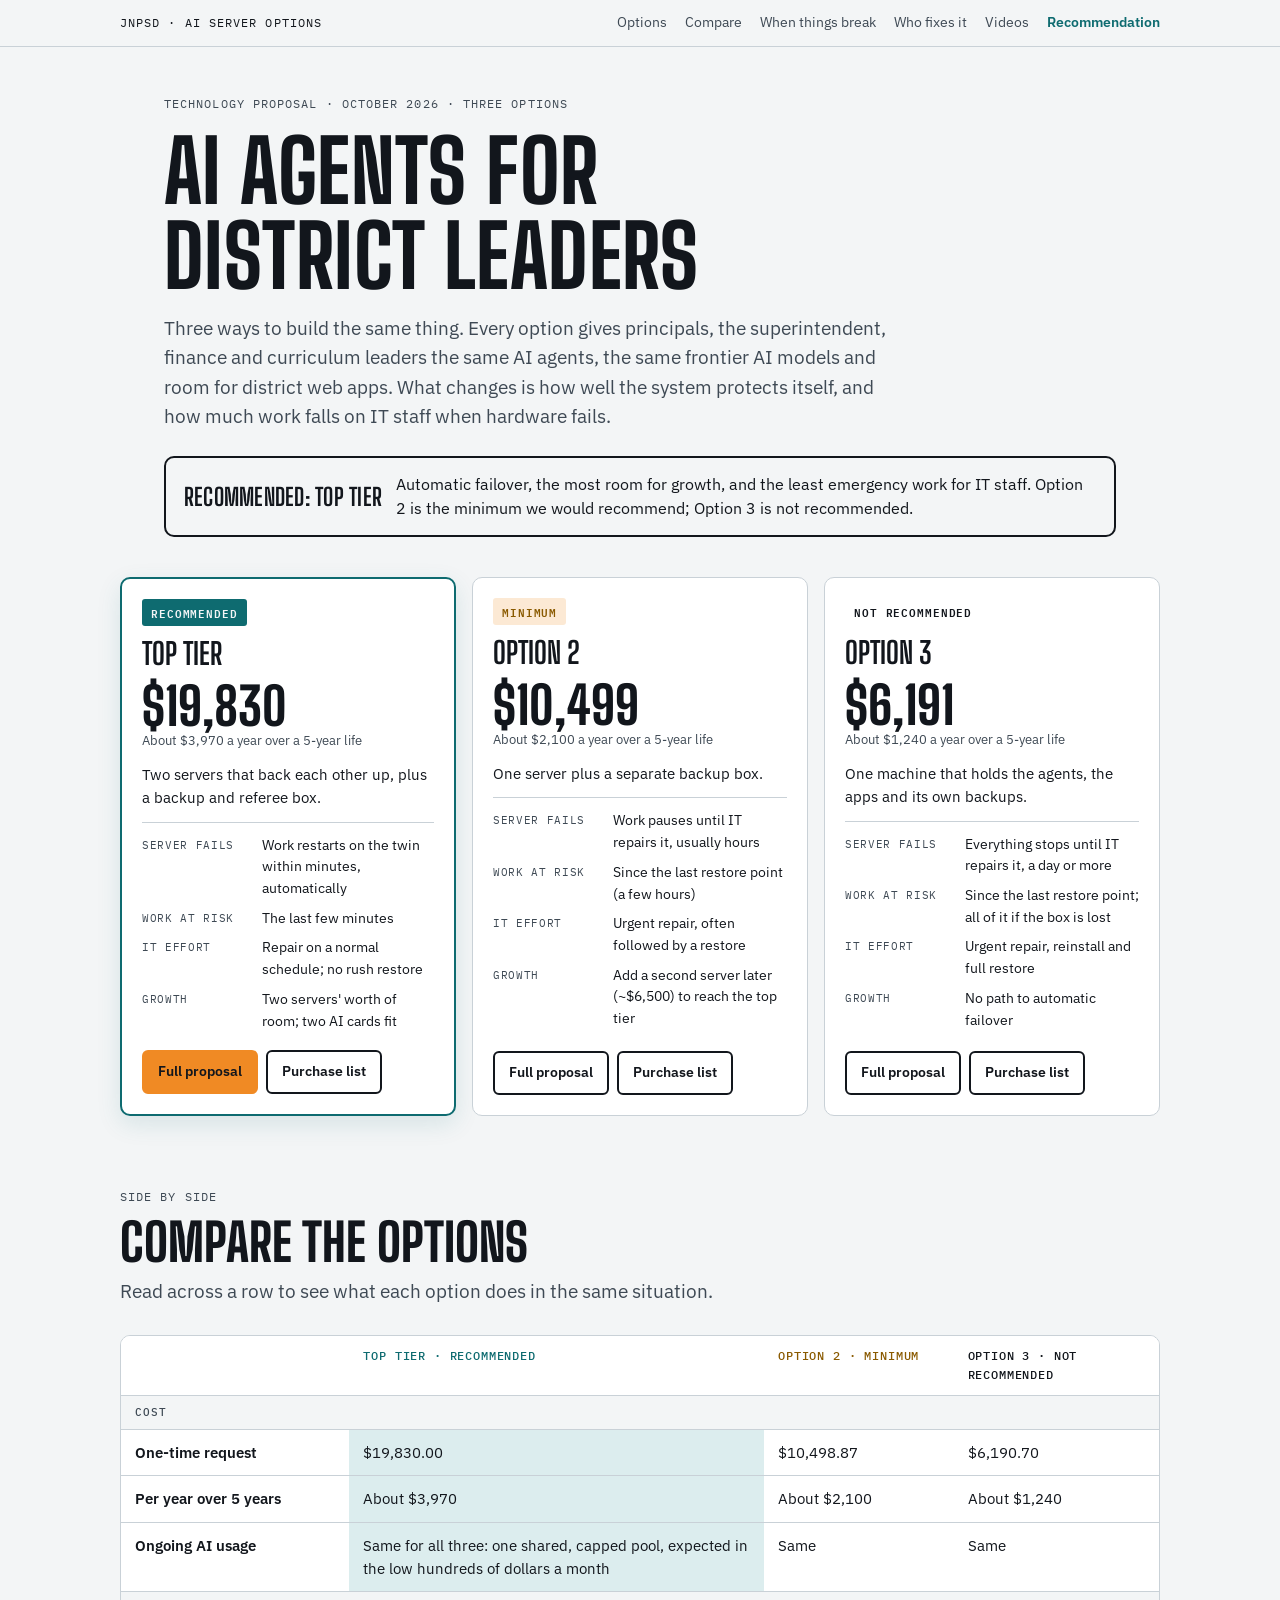
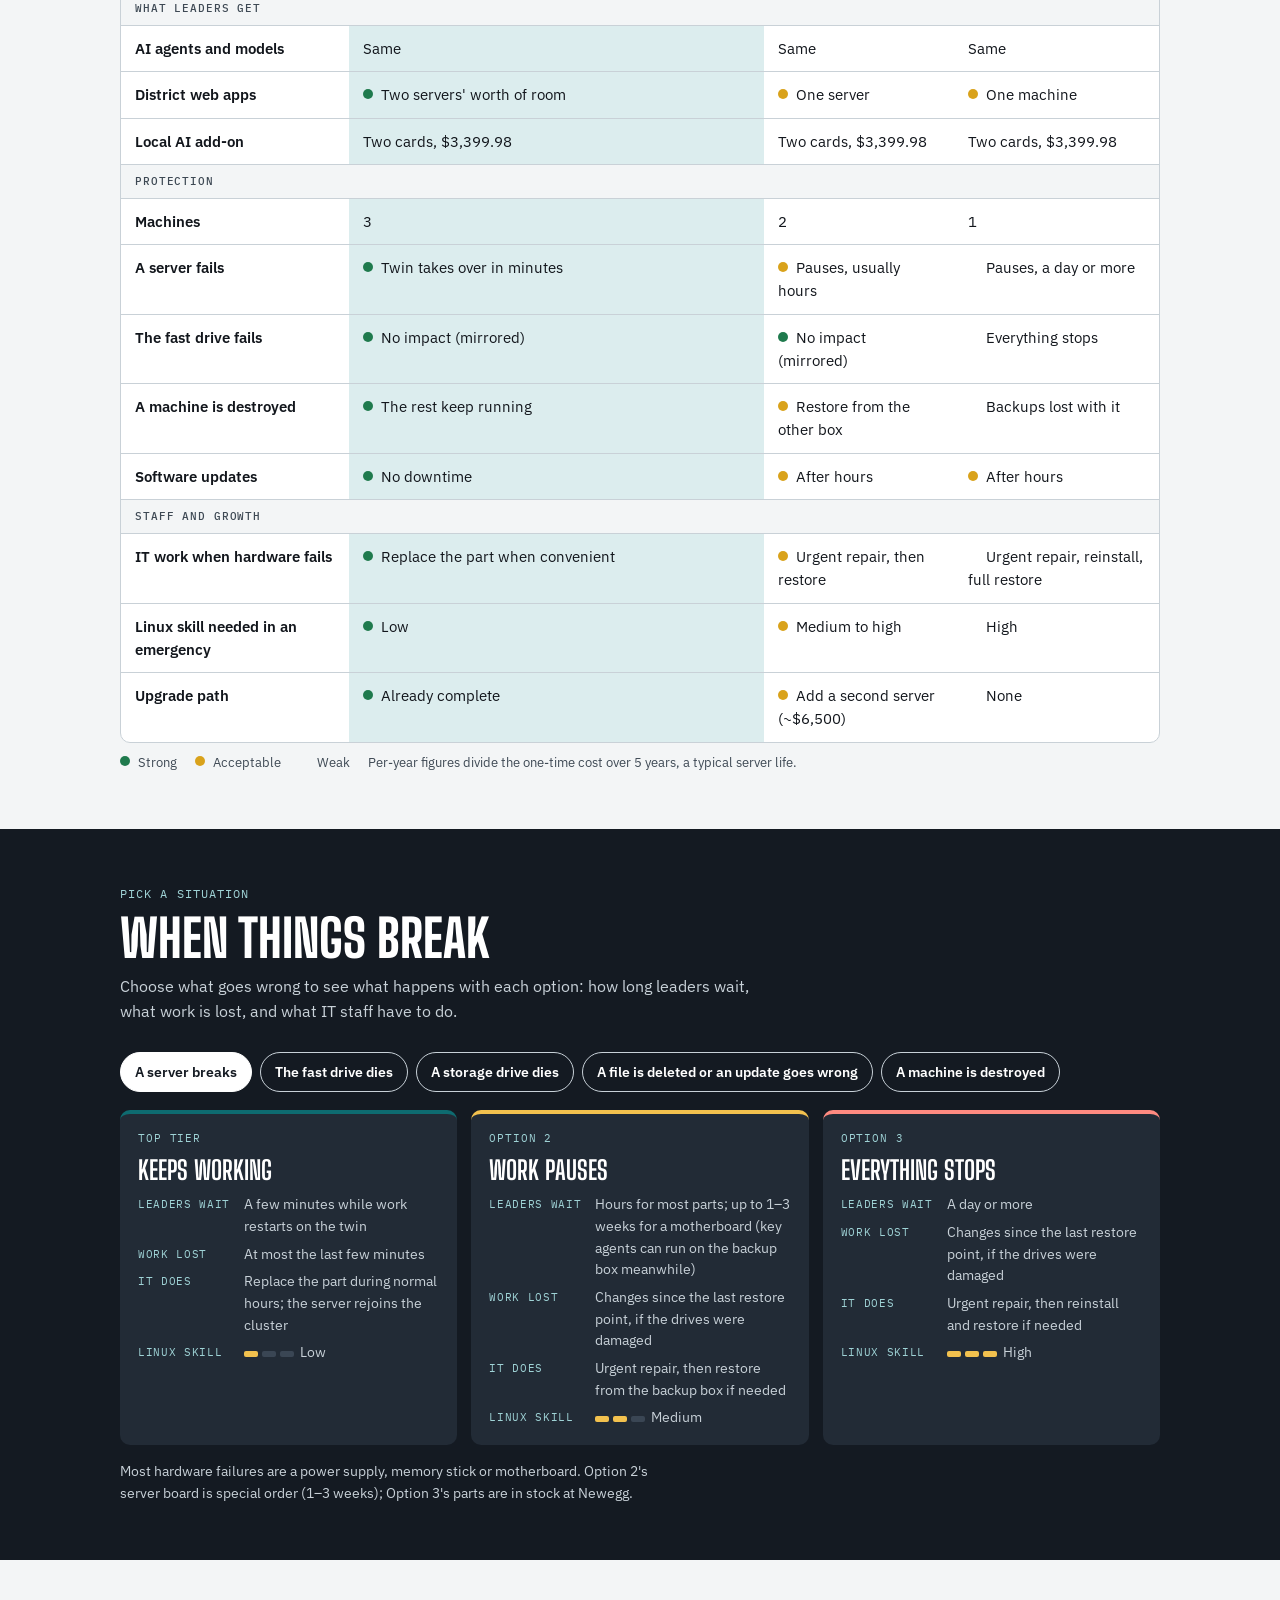
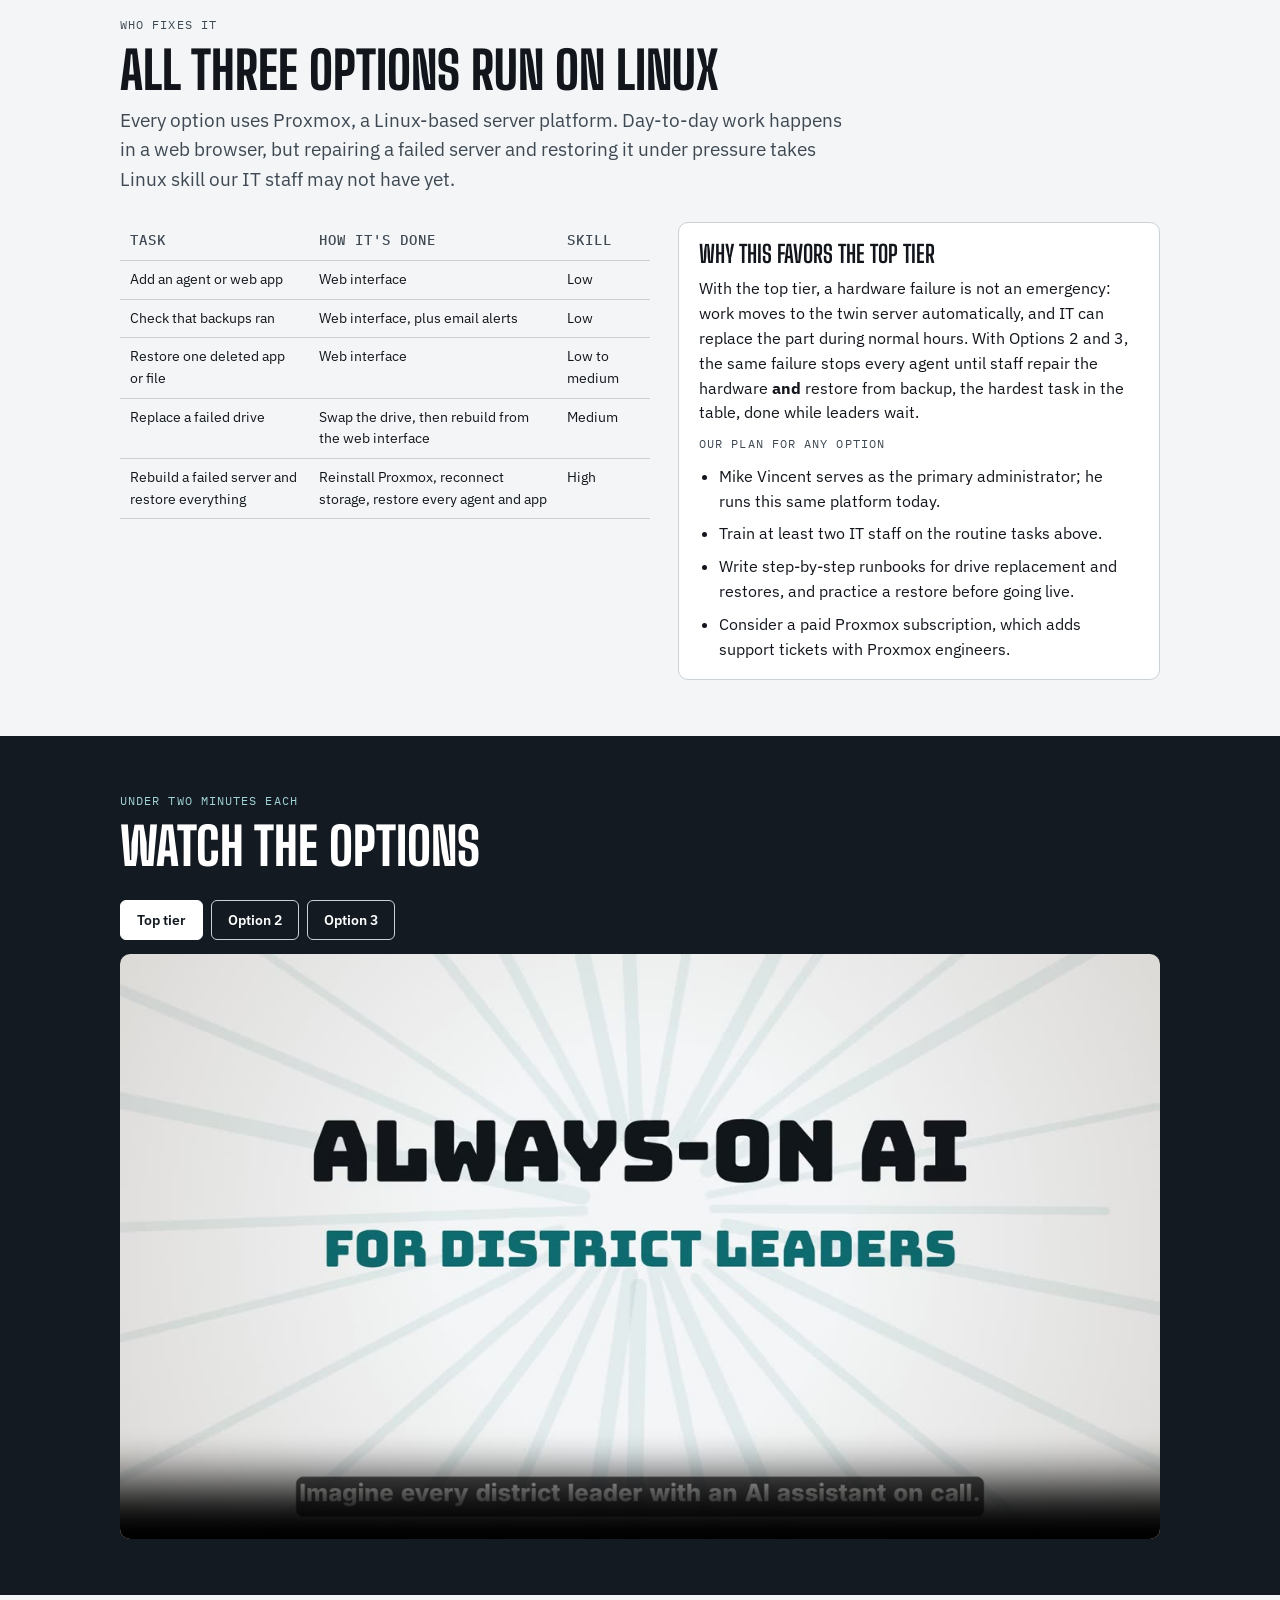
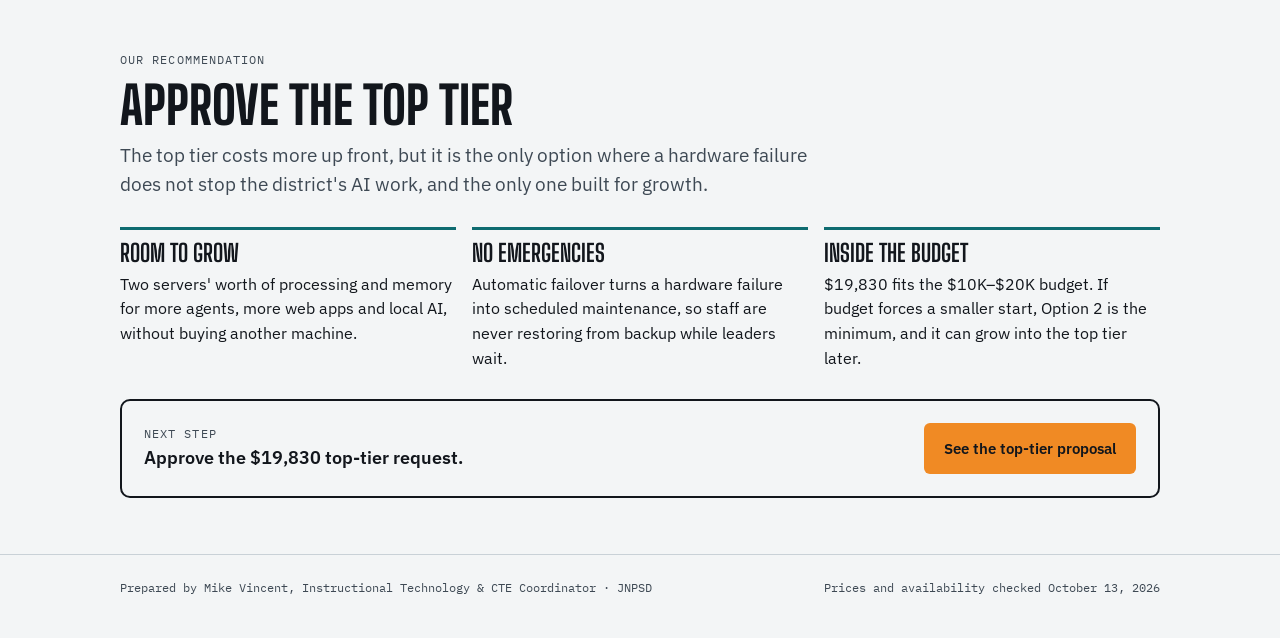
<file: index.html>
<!doctype html>
<html lang="en">
<head>
<meta charset="utf-8">
<meta name="viewport" content="width=device-width, initial-scale=1, viewport-fit=cover">
</head>
<body>
<title>JNPSD AI Server Options</title>
<link rel="preconnect" href="https://fonts.googleapis.com">
<link rel="preconnect" href="https://fonts.gstatic.com" crossorigin>
<link rel="stylesheet" href="https://fonts.googleapis.com/css2?family=Big+Shoulders+Display:wght@700;800&family=IBM+Plex+Mono:wght@500&family=IBM+Plex+Sans:wght@400;500;600;700&display=swap">
<link rel="stylesheet" href="site.css">
<style>
  /* Layout: one reading column; the three options always sit side by side in the same order (Top tier, Option 2, Option 3) so the eye learns the columns once. */
  :root { --tt: var(--teal); --o2: #8A5A00; --o3: var(--bad); }
  @media (prefers-color-scheme: dark) { :root:not([data-theme="light"]) { --o2: #F2C14E; } }
  :root[data-theme="dark"] { --o2: #F2C14E; }

  .hero { padding-block: 48px 32px; display: flex; flex-direction: column; gap: 16px; }
  .hero h1 { max-width: 15ch; }
  .rec-strip { display: flex; gap: 14px; align-items: center; flex-wrap: wrap; border: 2px solid var(--ink); border-radius: 10px; padding: 14px 18px; margin-top: 8px; }
  .rec-strip strong { font-family: var(--f-display); text-transform: uppercase; font-size: 24px; letter-spacing: 0.01em; }
  .rec-strip p { max-width: 70ch; }

  .options { display: grid; grid-template-columns: repeat(3, minmax(0, 1fr)); gap: 16px; }
  @media (max-width: 900px) { .options { grid-template-columns: minmax(0, 1fr); } }
  .opt { background: var(--surface); border: 1px solid var(--rule); border-radius: 10px; padding: 20px; display: flex; flex-direction: column; gap: 12px; min-width: 0; position: relative; }
  .opt.featured { border: 2px solid var(--tt); box-shadow: 0 8px 24px rgba(14,107,112,0.12); }
  .badge { align-self: flex-start; font-family: var(--f-mono); font-size: 11px; letter-spacing: 0.08em; text-transform: uppercase; padding: 5px 9px; border-radius: 3px; font-weight: 600; }
  .b-tt { background: var(--tt); color: var(--bg); }
  .b-o2 { background: var(--warn-soft); color: var(--o2); }
  .b-o3 { background: var(--bad-soft); color: var(--o3); }
  .opt h3 { font-size: 30px; }
  .opt .price { font-family: var(--f-display); font-weight: 800; font-size: 52px; line-height: 0.95; font-variant-numeric: tabular-nums; }
  .opt .per { font-size: 13px; color: var(--ink-2); }
  .opt .one { font-size: 15px; }
  .facts { margin: 0; padding: 0; list-style: none; display: flex; flex-direction: column; gap: 8px; font-size: 14px; border-top: 1px solid var(--rule); padding-top: 12px; }
  .facts li { display: grid; grid-template-columns: 110px minmax(0, 1fr); gap: 10px; }
  .facts .k { font-family: var(--f-mono); font-size: 11px; letter-spacing: 0.06em; text-transform: uppercase; color: var(--ink-2); padding-top: 2px; }
  .opt .links { display: flex; gap: 8px; flex-wrap: wrap; margin-top: auto; padding-top: 6px; }
  .opt .links .btn { padding: 9px 14px; font-size: 14px; }

  table.cmp { min-width: 760px; background: var(--surface); border: 1px solid var(--rule); border-radius: 10px; border-collapse: separate; border-spacing: 0; overflow: hidden; }
  table.cmp th, table.cmp td { padding: 11px 14px; }
  table.cmp thead th { position: sticky; top: 0; background: var(--surface); font-size: 12px; }
  table.cmp thead th:nth-child(2) { color: var(--tt); }
  table.cmp thead th:nth-child(3) { color: var(--o2); }
  table.cmp thead th:nth-child(4) { color: var(--o3); }
  table.cmp td:first-child { font-weight: 600; width: 22%; }
  table.cmp td:nth-child(2) { background: var(--teal-soft); }
  table.cmp tr.group td { background: var(--bg); font-family: var(--f-mono); font-size: 11px; letter-spacing: 0.08em; text-transform: uppercase; color: var(--ink-2); font-weight: 500; padding-block: 8px; }
  table.cmp tr:last-child td { border-bottom: none; }
  .dot { display: inline-block; width: 10px; height: 10px; border-radius: 50%; margin-right: 8px; vertical-align: 1px; }
  .d-good { background: var(--ok); } .d-mid { background: #D9A21B; } .d-bad { background: var(--o3); }
  .legend { display: flex; gap: 18px; flex-wrap: wrap; font-size: 13px; color: var(--ink-2); margin-top: 10px; }

  .scen-pick { display: flex; flex-wrap: wrap; gap: 8px; margin-bottom: 18px; }
  .scen-pick button { font: 600 14px var(--f-body); padding: 10px 14px; border-radius: 999px; border: 1.5px solid var(--band-muted); background: transparent; color: var(--band-ink); cursor: pointer; }
  .scen-pick button[aria-pressed="true"] { background: var(--band-ink); color: var(--band); border-color: var(--band-ink); }
  .scen-grid { display: grid; grid-template-columns: repeat(3, minmax(0, 1fr)); gap: 14px; }
  @media (max-width: 900px) { .scen-grid { grid-template-columns: minmax(0, 1fr); } }
  .scen { background: var(--band-2); border-radius: 10px; padding: 16px 18px; display: flex; flex-direction: column; gap: 10px; min-width: 0; border-top: 4px solid var(--tt); }
  .scen.o2 { border-top-color: #F2C14E; } .scen.o3 { border-top-color: #FF8A80; }
  .scen .name { font-family: var(--f-mono); font-size: 11px; letter-spacing: 0.08em; text-transform: uppercase; color: var(--band-label); }
  .scen .out { font-family: var(--f-display); font-weight: 700; font-size: 26px; line-height: 1.05; text-transform: uppercase; color: var(--band-ink); }
  .scen dl { margin: 0; display: grid; grid-template-columns: 96px minmax(0, 1fr); gap: 6px 10px; font-size: 14px; }
  .scen dt { color: var(--band-label); font-family: var(--f-mono); font-size: 11px; letter-spacing: 0.06em; text-transform: uppercase; padding-top: 2px; }
  .scen dd { margin: 0; color: var(--band-muted); }
  .skill { display: inline-flex; gap: 4px; vertical-align: middle; margin-right: 6px; }
  .skill i { width: 14px; height: 6px; border-radius: 2px; background: #3A4654; }
  .skill i.on { background: #F2C14E; }
  .scen-note { margin-top: 16px; font-size: 14px; }

  .staff { display: grid; grid-template-columns: minmax(0, 1.1fr) minmax(0, 1fr); gap: 28px; align-items: start; }
  @media (max-width: 860px) { .staff { grid-template-columns: minmax(0, 1fr); } }
  .staff ul { margin: 0; padding-left: 20px; display: flex; flex-direction: column; gap: 8px; }
  .callout { background: var(--surface); border: 1px solid var(--rule); border-radius: 10px; padding: 18px 20px; display: flex; flex-direction: column; gap: 10px; }
  .callout h3 { font-size: 24px; }
  table.tasks td, table.tasks th { padding: 8px 10px; font-size: 14px; }

  .vid-tabs { display: flex; gap: 8px; flex-wrap: wrap; margin-bottom: 14px; }
  .vid-tabs button { font: 600 14px var(--f-body); padding: 10px 16px; border-radius: 6px; border: 1.5px solid var(--band-muted); background: transparent; color: var(--band-ink); cursor: pointer; }
  .vid-tabs button[aria-selected="true"] { background: var(--band-ink); color: var(--band); border-color: var(--band-ink); }
  .video-frame { border-radius: 10px; overflow: hidden; background: #000; aspect-ratio: 16 / 9; max-width: 100%; }
  .video-frame video { width: 100%; height: 100%; object-fit: contain; }

  .why { display: grid; grid-template-columns: repeat(3, minmax(0, 1fr)); gap: 16px; }
  @media (max-width: 860px) { .why { grid-template-columns: minmax(0, 1fr); } }
  .why div { border-top: 3px solid var(--tt); padding-top: 10px; display: flex; flex-direction: column; gap: 6px; }
  .why h3 { font-size: 24px; }
  .closing { display: flex; justify-content: space-between; align-items: center; gap: 20px; flex-wrap: wrap; padding: 22px; border: 2px solid var(--ink); border-radius: 10px; }
</style>

<header class="topbar">
  <div class="wrap">
    <a class="brand" href="#top">JNPSD · AI server options</a>
    <nav class="nav" aria-label="Sections">
      <a href="#options">Options</a>
      <a href="#compare">Compare</a>
      <a href="#failures">When things break</a>
      <a href="#staff">Who fixes it</a>
      <a href="#videos">Videos</a>
      <a class="cta-link" href="#recommendation">Recommendation</a>
    </nav>
  </div>
</header>

<main id="top">
  <section class="hero">
    <div class="wrap" style="display: flex; flex-direction: column; gap: 16px">
      <div class="eyebrow">Technology proposal · October 2026 · Three options</div>
      <h1>AI agents for district leaders</h1>
      <p class="lede">Three ways to build the same thing. Every option gives principals, the superintendent, finance and curriculum leaders the same AI agents, the same frontier AI models and room for district web apps. What changes is how well the system protects itself, and how much work falls on IT staff when hardware fails.</p>
      <div class="rec-strip">
        <strong>Recommended: Top tier</strong>
        <p>Automatic failover, the most room for growth, and the least emergency work for IT staff. Option 2 is the minimum we would recommend; Option 3 is not recommended.</p>
      </div>
    </div>
  </section>

  <section id="options" style="padding-top: 8px">
    <div class="wrap">
      <div class="options">
        <article class="opt featured">
          <span class="badge b-tt">Recommended</span>
          <h3>Top tier</h3>
          <div><div class="price">$19,830</div><div class="per">About $3,970 a year over a 5-year life</div></div>
          <p class="one">Two servers that back each other up, plus a backup and referee box.</p>
          <ul class="facts">
            <li><span class="k">Server fails</span><span>Work restarts on the twin within minutes, automatically</span></li>
            <li><span class="k">Work at risk</span><span>The last few minutes</span></li>
            <li><span class="k">IT effort</span><span>Repair on a normal schedule; no rush restore</span></li>
            <li><span class="k">Growth</span><span>Two servers' worth of room; two AI cards fit</span></li>
          </ul>
          <div class="links"><a class="btn btn-primary" href="top-tier/">Full proposal</a><a class="btn btn-ghost" href="top-tier/purchase-list.html">Purchase list</a></div>
        </article>
        <article class="opt">
          <span class="badge b-o2">Minimum</span>
          <h3>Option 2</h3>
          <div><div class="price">$10,499</div><div class="per">About $2,100 a year over a 5-year life</div></div>
          <p class="one">One server plus a separate backup box.</p>
          <ul class="facts">
            <li><span class="k">Server fails</span><span>Work pauses until IT repairs it, usually hours</span></li>
            <li><span class="k">Work at risk</span><span>Since the last restore point (a few hours)</span></li>
            <li><span class="k">IT effort</span><span>Urgent repair, often followed by a restore</span></li>
            <li><span class="k">Growth</span><span>Add a second server later (~$6,500) to reach the top tier</span></li>
          </ul>
          <div class="links"><a class="btn btn-ghost" href="option-2/">Full proposal</a><a class="btn btn-ghost" href="option-2/purchase-list.html">Purchase list</a></div>
        </article>
        <article class="opt">
          <span class="badge b-o3">Not recommended</span>
          <h3>Option 3</h3>
          <div><div class="price">$6,191</div><div class="per">About $1,240 a year over a 5-year life</div></div>
          <p class="one">One machine that holds the agents, the apps and its own backups.</p>
          <ul class="facts">
            <li><span class="k">Server fails</span><span>Everything stops until IT repairs it, a day or more</span></li>
            <li><span class="k">Work at risk</span><span>Since the last restore point; all of it if the box is lost</span></li>
            <li><span class="k">IT effort</span><span>Urgent repair, reinstall and full restore</span></li>
            <li><span class="k">Growth</span><span>No path to automatic failover</span></li>
          </ul>
          <div class="links"><a class="btn btn-ghost" href="option-3/">Full proposal</a><a class="btn btn-ghost" href="option-3/purchase-list.html">Purchase list</a></div>
        </article>
      </div>
    </div>
  </section>

  <section id="compare" style="padding-top: 16px">
    <div class="wrap">
      <div class="section-head">
        <div class="eyebrow">Side by side</div>
        <h2>Compare the options</h2>
        <p class="lede">Read across a row to see what each option does in the same situation.</p>
      </div>
      <div class="table-scroll">
        <table class="cmp">
          <thead><tr><th></th><th>Top tier · Recommended</th><th>Option 2 · Minimum</th><th>Option 3 · Not recommended</th></tr></thead>
          <tbody>
            <tr class="group"><td colspan="4">Cost</td></tr>
            <tr><td>One-time request</td><td>$19,830.00</td><td>$10,498.87</td><td>$6,190.70</td></tr>
            <tr><td>Per year over 5 years</td><td>About $3,970</td><td>About $2,100</td><td>About $1,240</td></tr>
            <tr><td>Ongoing AI usage</td><td>Same for all three: one shared, capped pool, expected in the low hundreds of dollars a month</td><td>Same</td><td>Same</td></tr>
            <tr class="group"><td colspan="4">What leaders get</td></tr>
            <tr><td>AI agents and models</td><td>Same</td><td>Same</td><td>Same</td></tr>
            <tr><td>District web apps</td><td><span class="dot d-good"></span>Two servers' worth of room</td><td><span class="dot d-mid"></span>One server</td><td><span class="dot d-mid"></span>One machine</td></tr>
            <tr><td>Local AI add-on</td><td>Two cards, $3,399.98</td><td>Two cards, $3,399.98</td><td>Two cards, $3,399.98</td></tr>
            <tr class="group"><td colspan="4">Protection</td></tr>
            <tr><td>Machines</td><td>3</td><td>2</td><td>1</td></tr>
            <tr><td>A server fails</td><td><span class="dot d-good"></span>Twin takes over in minutes</td><td><span class="dot d-mid"></span>Pauses, usually hours</td><td><span class="dot d-bad"></span>Pauses, a day or more</td></tr>
            <tr><td>The fast drive fails</td><td><span class="dot d-good"></span>No impact (mirrored)</td><td><span class="dot d-good"></span>No impact (mirrored)</td><td><span class="dot d-bad"></span>Everything stops</td></tr>
            <tr><td>A machine is destroyed</td><td><span class="dot d-good"></span>The rest keep running</td><td><span class="dot d-mid"></span>Restore from the other box</td><td><span class="dot d-bad"></span>Backups lost with it</td></tr>
            <tr><td>Software updates</td><td><span class="dot d-good"></span>No downtime</td><td><span class="dot d-mid"></span>After hours</td><td><span class="dot d-mid"></span>After hours</td></tr>
            <tr class="group"><td colspan="4">Staff and growth</td></tr>
            <tr><td>IT work when hardware fails</td><td><span class="dot d-good"></span>Replace the part when convenient</td><td><span class="dot d-mid"></span>Urgent repair, then restore</td><td><span class="dot d-bad"></span>Urgent repair, reinstall, full restore</td></tr>
            <tr><td>Linux skill needed in an emergency</td><td><span class="dot d-good"></span>Low</td><td><span class="dot d-mid"></span>Medium to high</td><td><span class="dot d-bad"></span>High</td></tr>
            <tr><td>Upgrade path</td><td><span class="dot d-good"></span>Already complete</td><td><span class="dot d-mid"></span>Add a second server (~$6,500)</td><td><span class="dot d-bad"></span>None</td></tr>
          </tbody>
        </table>
      </div>
      <div class="legend"><span><span class="dot d-good"></span>Strong</span><span><span class="dot d-mid"></span>Acceptable</span><span><span class="dot d-bad"></span>Weak</span><span>Per-year figures divide the one-time cost over 5 years, a typical server life.</span></div>
    </div>
  </section>

  <section id="failures" class="band">
    <div class="wrap">
      <div class="section-head">
        <div class="eyebrow">Pick a situation</div>
        <h2>When things break</h2>
        <p>Choose what goes wrong to see what happens with each option: how long leaders wait, what work is lost, and what IT staff have to do.</p>
      </div>
      <div class="scen-pick" role="group" aria-label="Failure situations" id="scen-pick"></div>
      <div class="scen-grid" id="scen-grid" aria-live="polite"></div>
      <p class="scen-note" id="scen-note"></p>
    </div>
  </section>

  <section id="staff">
    <div class="wrap">
      <div class="section-head">
        <div class="eyebrow">Who fixes it</div>
        <h2>All three options run on Linux</h2>
        <p class="lede">Every option uses Proxmox, a Linux-based server platform. Day-to-day work happens in a web browser, but repairing a failed server and restoring it under pressure takes Linux skill our IT staff may not have yet.</p>
      </div>
      <div class="staff">
        <div class="table-scroll">
          <table class="tasks">
            <thead><tr><th>Task</th><th>How it's done</th><th>Skill</th></tr></thead>
            <tbody>
              <tr><td>Add an agent or web app</td><td>Web interface</td><td>Low</td></tr>
              <tr><td>Check that backups ran</td><td>Web interface, plus email alerts</td><td>Low</td></tr>
              <tr><td>Restore one deleted app or file</td><td>Web interface</td><td>Low to medium</td></tr>
              <tr><td>Replace a failed drive</td><td>Swap the drive, then rebuild from the web interface</td><td>Medium</td></tr>
              <tr><td>Rebuild a failed server and restore everything</td><td>Reinstall Proxmox, reconnect storage, restore every agent and app</td><td>High</td></tr>
            </tbody>
          </table>
        </div>
        <div class="callout">
          <h3>Why this favors the top tier</h3>
          <p>With the top tier, a hardware failure is not an emergency: work moves to the twin server automatically, and IT can replace the part during normal hours. With Options 2 and 3, the same failure stops every agent until staff repair the hardware <strong>and</strong> restore from backup, the hardest task in the table, done while leaders wait.</p>
          <div class="eyebrow">Our plan for any option</div>
          <ul>
            <li>Mike Vincent serves as the primary administrator; he runs this same platform today.</li>
            <li>Train at least two IT staff on the routine tasks above.</li>
            <li>Write step-by-step runbooks for drive replacement and restores, and practice a restore before going live.</li>
            <li>Consider a paid Proxmox subscription, which adds support tickets with Proxmox engineers.</li>
          </ul>
        </div>
      </div>
    </div>
  </section>

  <section id="videos" class="band">
    <div class="wrap">
      <div class="section-head">
        <div class="eyebrow">Under two minutes each</div>
        <h2>Watch the options</h2>
      </div>
      <div class="vid-tabs" role="tablist" aria-label="Option videos">
        <button role="tab" id="tab-tt" aria-selected="true" aria-controls="vid-panel" data-src="top-tier/video/commercial.mp4" data-poster="top-tier/img/poster.jpg">Top tier</button>
        <button role="tab" id="tab-o2" aria-selected="false" aria-controls="vid-panel" data-src="option-2/video/commercial.mp4" data-poster="option-2/img/poster.jpg">Option 2</button>
        <button role="tab" id="tab-o3" aria-selected="false" aria-controls="vid-panel" data-src="option-3/video/commercial.mp4" data-poster="option-3/img/poster.jpg">Option 3</button>
      </div>
      <div class="video-frame" id="vid-panel" role="tabpanel" aria-labelledby="tab-tt">
        <video id="vid" controls preload="metadata" playsinline poster="top-tier/img/poster.jpg" src="top-tier/video/commercial.mp4"></video>
      </div>
    </div>
  </section>

  <section id="recommendation">
    <div class="wrap">
      <div class="section-head">
        <div class="eyebrow">Our recommendation</div>
        <h2>Approve the top tier</h2>
        <p class="lede">The top tier costs more up front, but it is the only option where a hardware failure does not stop the district's AI work, and the only one built for growth.</p>
      </div>
      <div class="why">
        <div><h3>Room to grow</h3><p>Two servers' worth of processing and memory for more agents, more web apps and local AI, without buying another machine.</p></div>
        <div><h3>No emergencies</h3><p>Automatic failover turns a hardware failure into scheduled maintenance, so staff are never restoring from backup while leaders wait.</p></div>
        <div><h3>Inside the budget</h3><p>$19,830 fits the $10K–$20K budget. If budget forces a smaller start, Option 2 is the minimum, and it can grow into the top tier later.</p></div>
      </div>
      <div class="closing" style="margin-top: 28px">
        <div><div class="eyebrow">Next step</div><p style="font-size: 18px; font-weight: 600">Approve the $19,830 top-tier request.</p></div>
        <a class="btn btn-primary" href="top-tier/">See the top-tier proposal</a>
      </div>
    </div>
  </section>
</main>

<footer class="footer">
  <div class="wrap">
    <span>Prepared by Mike Vincent, Instructional Technology &amp; CTE Coordinator · JNPSD</span>
    <span>Prices and availability checked October 13, 2026</span>
  </div>
</footer>

<script>
(function () {
  // What happens in each situation, per option. Skill: 1 low … 3 high.
  const SCEN = [
    { id: 'server', label: 'A server breaks', note: 'Most hardware failures are a power supply, memory stick or motherboard. Option 2\'s server board is special order (1–3 weeks); Option 3\'s parts are in stock at Newegg.',
      o: [
        { out: 'Keeps working', wait: 'A few minutes while work restarts on the twin', lost: 'At most the last few minutes', it: 'Replace the part during normal hours; the server rejoins the cluster', skill: 1 },
        { out: 'Work pauses', wait: 'Hours for most parts; up to 1–3 weeks for a motherboard (key agents can run on the backup box meanwhile)', lost: 'Changes since the last restore point, if the drives were damaged', it: 'Urgent repair, then restore from the backup box if needed', skill: 2 },
        { out: 'Everything stops', wait: 'A day or more', lost: 'Changes since the last restore point, if the drives were damaged', it: 'Urgent repair, then reinstall and restore if needed', skill: 3 },
      ] },
    { id: 'fast', label: 'The fast drive dies', note: 'The fast NVMe drive holds the agents and apps. Mirroring means a second copy is always running.',
      o: [
        { out: 'Keeps working', wait: 'None', lost: 'Nothing', it: 'Swap the drive when convenient; the mirror rebuilds', skill: 1 },
        { out: 'Keeps working', wait: 'None', lost: 'Nothing', it: 'Swap the drive when convenient; the mirror rebuilds', skill: 1 },
        { out: 'Everything stops', wait: 'A day or two', lost: 'Changes since the last restore point', it: 'Replace the drive, reinstall Proxmox, restore every agent and app', skill: 3 },
      ] },
    { id: 'disk', label: 'A storage drive dies', note: 'Every option can lose one storage drive without losing data. A second failure before the rebuild finishes is the risk.',
      o: [
        { out: 'Keeps working', wait: 'None', lost: 'Nothing; a spare drive is already on the shelf', it: 'Swap in the spare; the pool rebuilds', skill: 2 },
        { out: 'Keeps working', wait: 'None', lost: 'Nothing', it: 'Order and swap the drive; the mirror rebuilds', skill: 2 },
        { out: 'Keeps working', wait: 'None', lost: 'Nothing, unless a second drive fails during the rebuild', it: 'Order and swap the drive; the pool rebuilds', skill: 2 },
      ] },
    { id: 'oops', label: 'A file is deleted or an update goes wrong', note: 'Restore points cover mistakes in every option. Restoring one app is a few clicks in the web interface.',
      o: [
        { out: 'Roll it back', wait: 'Minutes for the affected app', lost: 'Changes since the last restore point (nightly)', it: 'Restore that app from the web interface', skill: 1 },
        { out: 'Roll it back', wait: 'Minutes for the affected app', lost: 'Changes since the last restore point (every few hours)', it: 'Restore that app from the web interface', skill: 1 },
        { out: 'Roll it back', wait: 'Minutes for the affected app', lost: 'Changes since the last restore point (every few hours)', it: 'Restore that app from the web interface', skill: 1 },
      ] },
    { id: 'lost', label: 'A machine is destroyed', note: 'Fire, theft, a power surge or a failed controller. A whole-room event affects every option, so an off-site copy of the backups is wise in all three.',
      o: [
        { out: 'Keeps working', wait: 'Minutes if a server is lost; none if the backup box is lost', lost: 'At most the last few minutes', it: 'Replace the machine and rejoin it to the cluster', skill: 2 },
        { out: 'Work pauses', wait: 'Days to weeks to replace the server; key agents can run on the backup box', lost: 'Changes since the last restore point', it: 'Rebuild the server and restore everything from the backup box', skill: 3 },
        { out: 'Everything lost', wait: 'Weeks to rebuild from scratch', lost: 'Everything, unless an off-site copy was kept', it: 'Buy new hardware and rebuild every agent and app', skill: 3 },
      ] },
  ];
  const NAMES = [['tt', 'Top tier'], ['o2', 'Option 2'], ['o3', 'Option 3']];
  const SKILL = ['', 'Low', 'Medium', 'High'];
  const pick = document.getElementById('scen-pick'), grid = document.getElementById('scen-grid'), note = document.getElementById('scen-note');
  const esc = (s) => String(s).replace(/[&<>"]/g, (c) => ({ '&': '&amp;', '<': '&lt;', '>': '&gt;', '"': '&quot;' }[c]));
  function show(id) {
    const sc = SCEN.find((x) => x.id === id) || SCEN[0];
    pick.querySelectorAll('button').forEach((b) => b.setAttribute('aria-pressed', String(b.dataset.id === sc.id)));
    grid.innerHTML = sc.o.map((r, i) => `
      <div class="scen ${NAMES[i][0]}">
        <div class="name">${NAMES[i][1]}</div>
        <div class="out">${esc(r.out)}</div>
        <dl>
          <dt>Leaders wait</dt><dd>${esc(r.wait)}</dd>
          <dt>Work lost</dt><dd>${esc(r.lost)}</dd>
          <dt>IT does</dt><dd>${esc(r.it)}</dd>
          <dt>Linux skill</dt><dd><span class="skill" aria-hidden="true">${[1, 2, 3].map((n) => `<i class="${n <= r.skill ? 'on' : ''}"></i>`).join('')}</span>${SKILL[r.skill]}</dd>
        </dl>
      </div>`).join('');
    note.textContent = sc.note;
  }
  pick.innerHTML = SCEN.map((s) => `<button type="button" data-id="${s.id}" aria-pressed="false">${esc(s.label)}</button>`).join('');
  pick.addEventListener('click', (e) => { const b = e.target.closest('button'); if (b) show(b.dataset.id); });
  show('server');

  // video tabs
  const vid = document.getElementById('vid'), panel = document.getElementById('vid-panel');
  document.querySelectorAll('.vid-tabs button').forEach((b) => b.addEventListener('click', () => {
    document.querySelectorAll('.vid-tabs button').forEach((x) => x.setAttribute('aria-selected', String(x === b)));
    vid.pause(); vid.poster = b.dataset.poster; vid.src = b.dataset.src; vid.load();
    panel.setAttribute('aria-labelledby', b.id);
  }));
})();
</script>

</body>
</html>
</file>
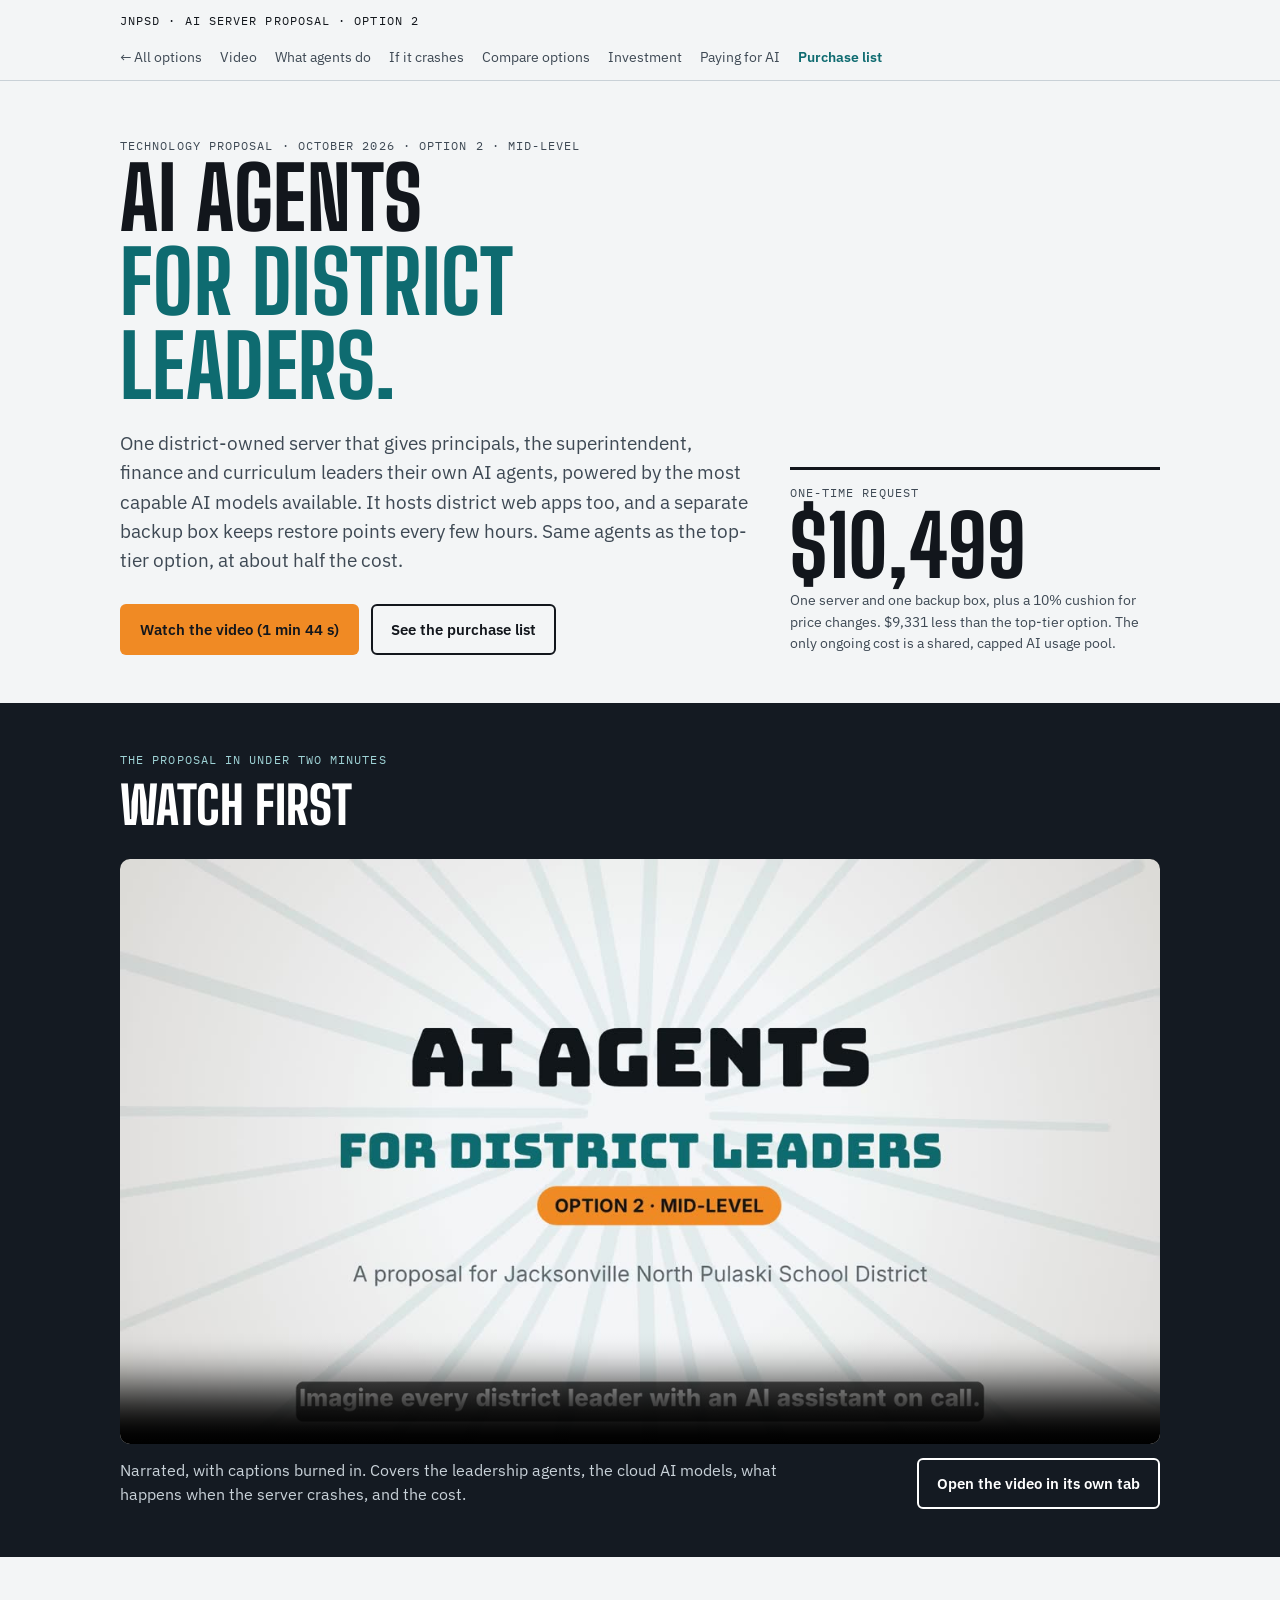
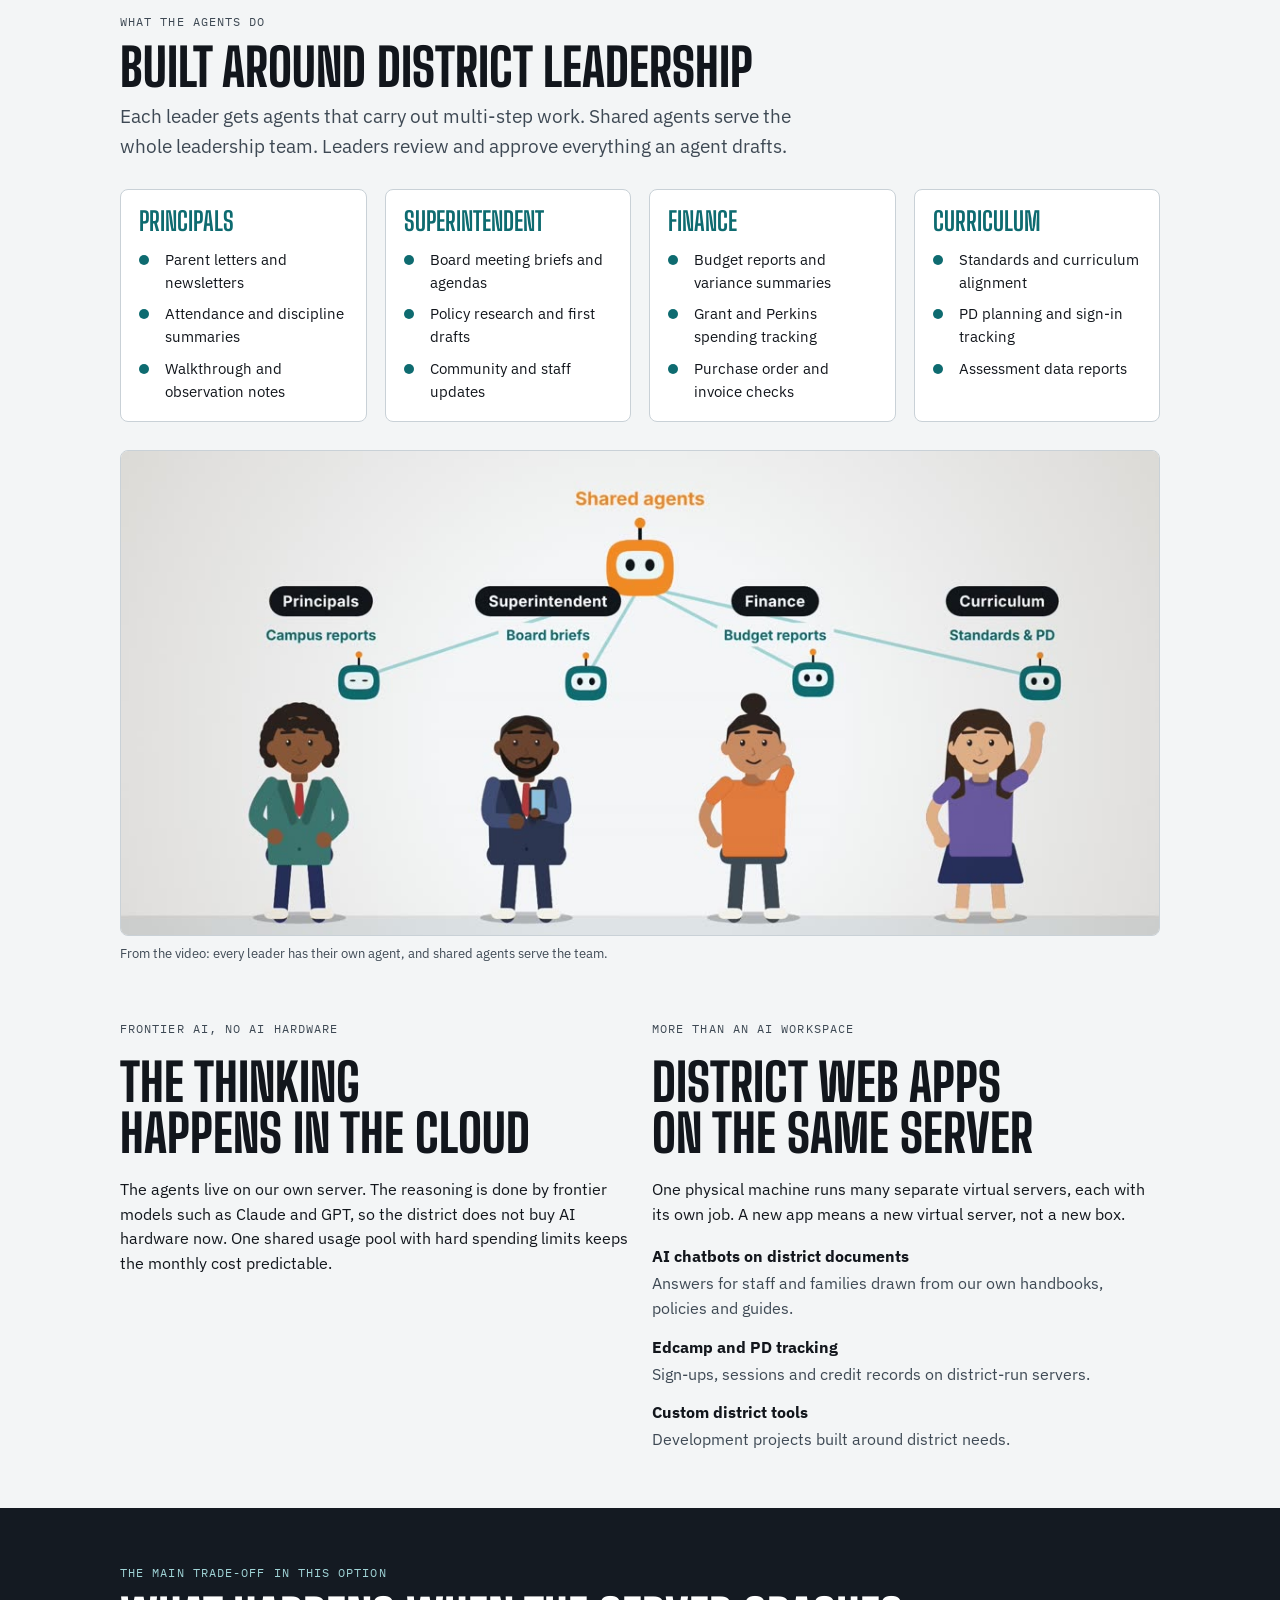
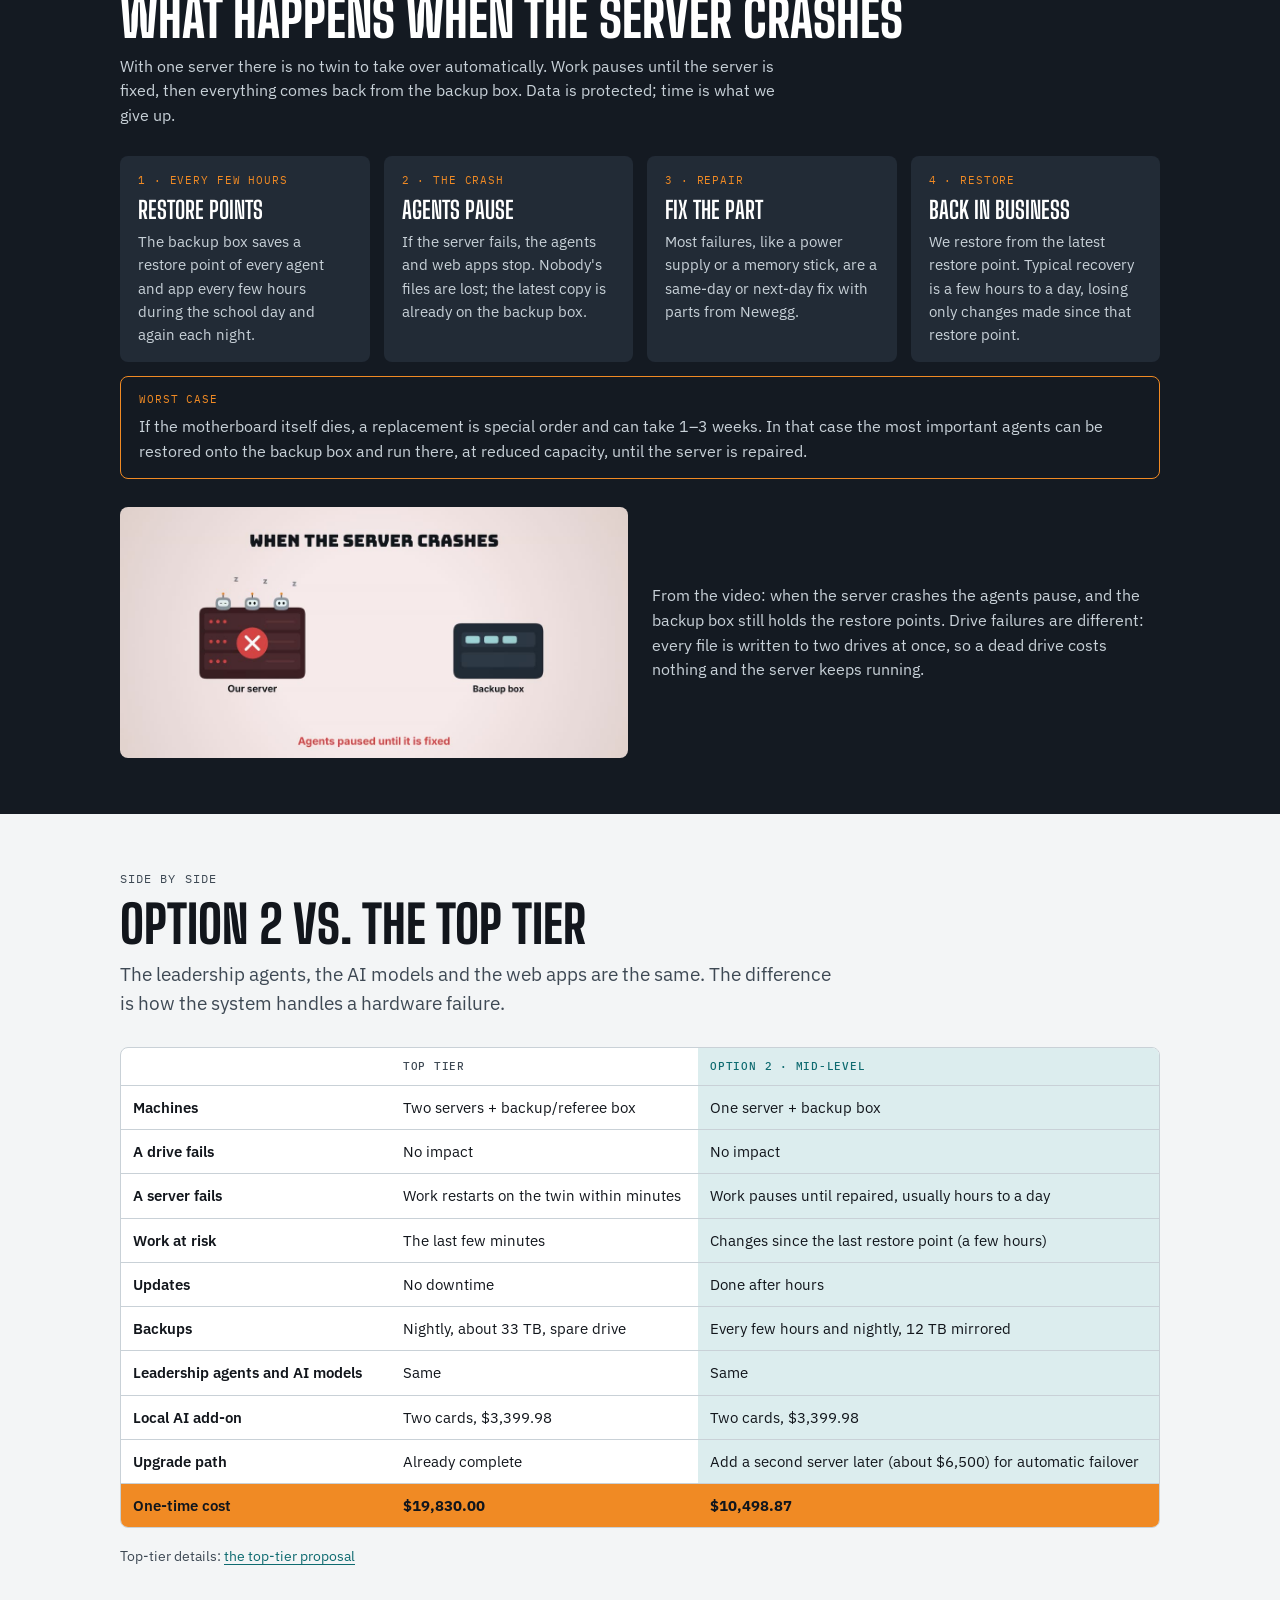
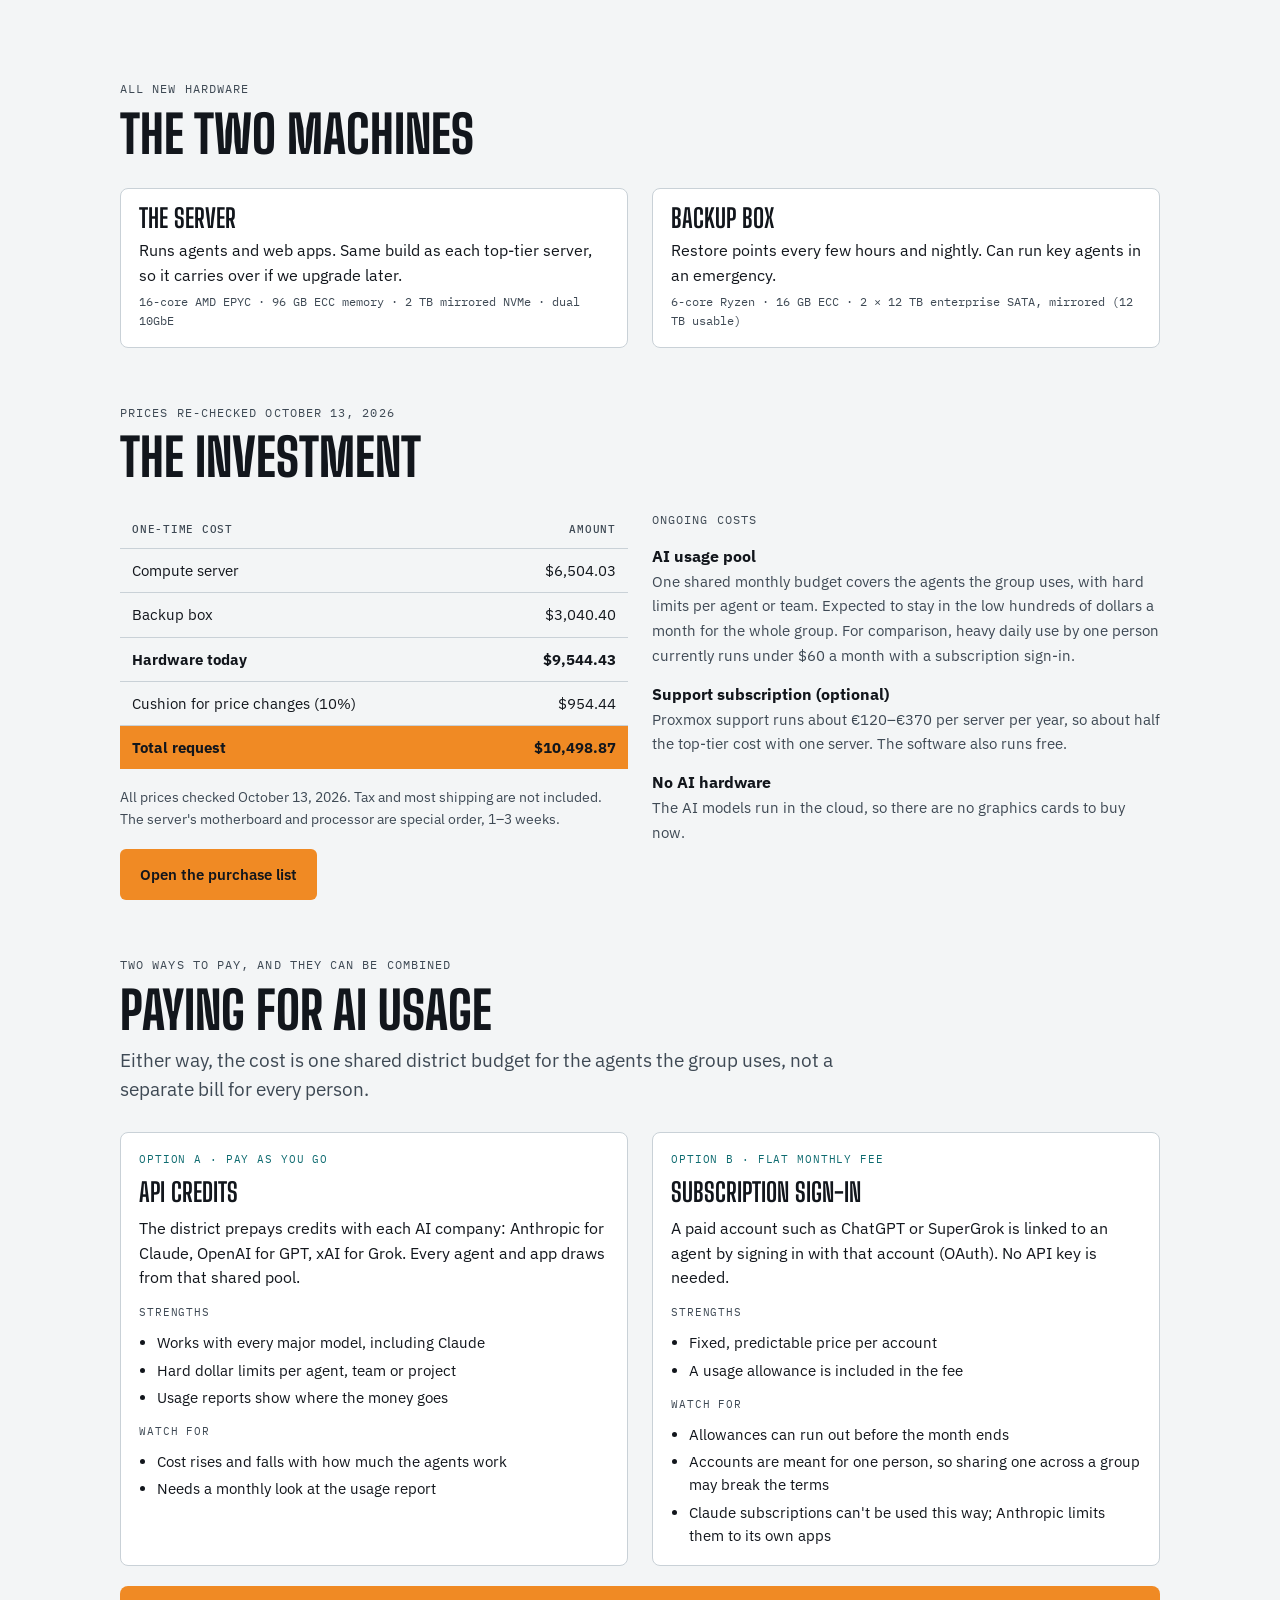
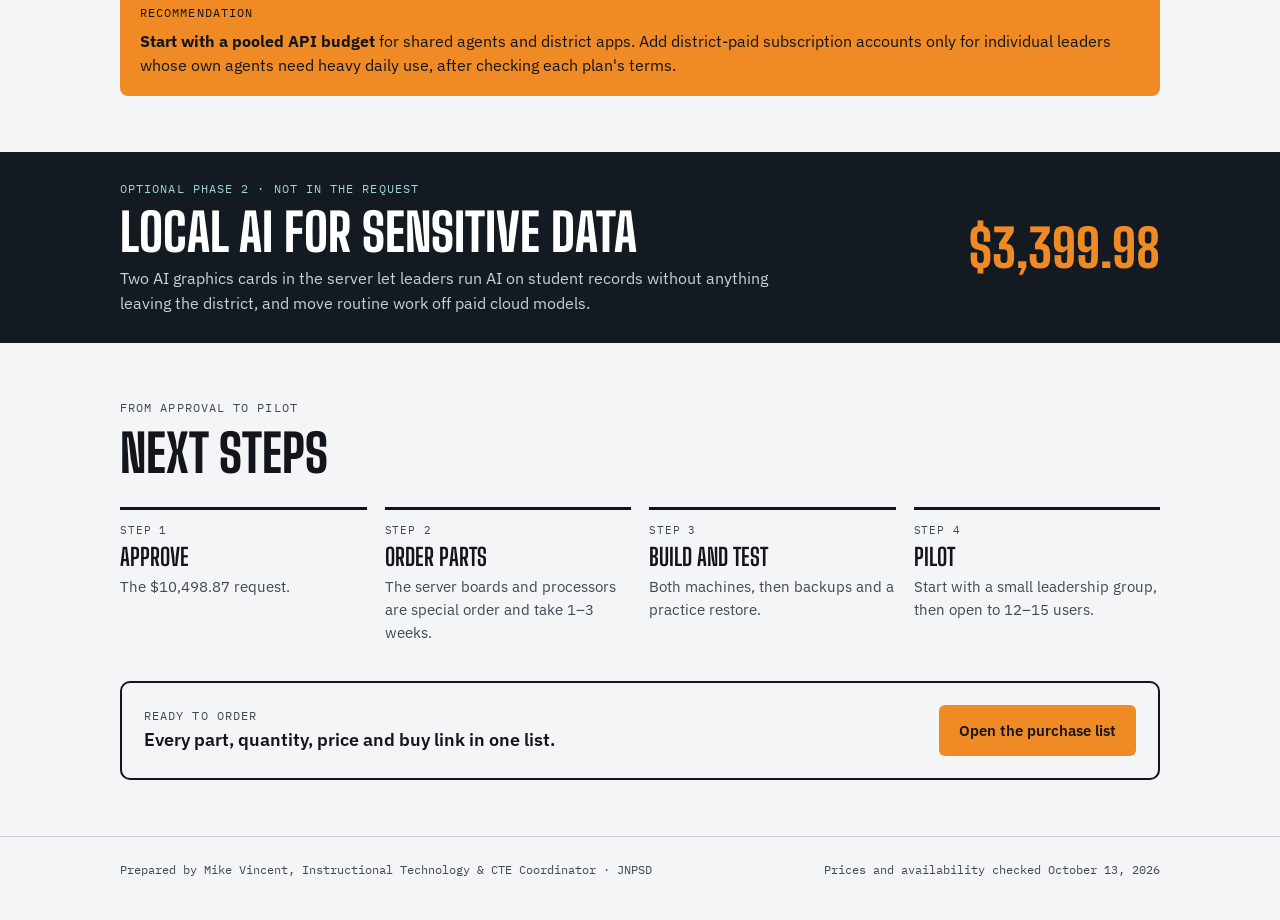
<file: option-2/index.html>
<!doctype html>
<html lang="en">
<head>
<meta charset="utf-8">
<meta name="viewport" content="width=device-width, initial-scale=1, viewport-fit=cover">
</head>
<body>
<title>JNPSD AI Server Option 2</title>
<link rel="preconnect" href="https://fonts.googleapis.com">
<link rel="preconnect" href="https://fonts.gstatic.com" crossorigin>
<link rel="stylesheet" href="https://fonts.googleapis.com/css2?family=Big+Shoulders+Display:wght@700;800&family=IBM+Plex+Mono:wght@500&family=IBM+Plex+Sans:wght@400;500;600;700&display=swap">
<link rel="stylesheet" href="site.css">
<style>
  .hero { padding-block: 56px 48px; }
  .hero-grid { display: grid; grid-template-columns: minmax(0, 1.7fr) minmax(0, 1fr); gap: 40px; align-items: end; }
  .hero h1 span { display: block; }
  .hero h1 .t { color: var(--teal); }
  .hero .lede { margin-top: 20px; }
  .hero-actions { display: flex; gap: 12px; flex-wrap: wrap; margin-top: 28px; }
  .price-card { border-top: 3px solid var(--ink); padding-top: 14px; display: flex; flex-direction: column; gap: 6px; }
  .price-card .big { font-family: var(--f-display); font-weight: 800; font-size: clamp(56px, 8vw, 84px); line-height: 0.9; }
  .price-card p { font-size: 14px; color: var(--ink-2); }
  @media (max-width: 800px) { .hero-grid { grid-template-columns: minmax(0, 1fr); } }

  .video-band { padding-block: 48px; }
  .video-frame { border-radius: 10px; overflow: hidden; background: #000; aspect-ratio: 16 / 9; max-width: 100%; }
  .video-frame video { width: 100%; height: 100%; object-fit: contain; }
  .video-meta { display: flex; justify-content: space-between; gap: 16px; flex-wrap: wrap; margin-top: 14px; }

  .role { background: var(--surface); border: 1px solid var(--rule); border-radius: 8px; padding: 18px; display: flex; flex-direction: column; gap: 12px; min-width: 0; }
  .role h3 { color: var(--teal); }
  .role ul { margin: 0; padding: 0; list-style: none; display: flex; flex-direction: column; gap: 8px; font-size: 15px; }
  .role li { display: grid; grid-template-columns: 18px minmax(0, 1fr); gap: 8px; }
  .role li::before { content: ''; width: 10px; height: 10px; margin-top: 7px; border-radius: 50%; background: var(--teal); }
  .figure { border-radius: 8px; overflow: hidden; border: 1px solid var(--rule); }
  .figure-cap { font-size: 13px; color: var(--ink-2); margin-top: 8px; }
  .note { font-size: 14px; color: var(--ink-2); margin-top: 18px; }

  .apps { display: flex; flex-direction: column; gap: 18px; }
  .apps dl { margin: 0; display: grid; gap: 14px; }
  .apps dt { font-weight: 700; }
  .apps dd { margin: 2px 0 0; color: var(--ink-2); }

  .layer { background: var(--band-2); border-radius: 8px; padding: 18px 20px; display: flex; flex-direction: column; gap: 8px; }
  .layer .k { font-family: var(--f-mono); font-size: 11px; letter-spacing: 0.08em; color: var(--accent); text-transform: uppercase; }
  .layer h3 { font-size: 24px; }
  .layer p { font-size: 15px; }
  .band-figure { margin-top: 28px; display: grid; grid-template-columns: minmax(0, 1fr) minmax(0, 1fr); gap: 24px; align-items: center; }
  .band-figure img { border-radius: 8px; }
  @media (max-width: 760px) { .band-figure { grid-template-columns: minmax(0, 1fr); } }

  .machine { border: 1px solid var(--rule); border-radius: 8px; padding: 16px 18px; display: flex; flex-direction: column; gap: 6px; background: var(--surface); }
  .machine .spec { font-family: var(--f-mono); font-size: 12px; color: var(--ink-2); }

  .ongoing { display: flex; flex-direction: column; gap: 14px; }
  .ongoing div strong { display: block; }
  .ongoing div span { color: var(--ink-2); font-size: 15px; }

  .option { border: 1px solid var(--rule); border-radius: 8px; padding: 18px; background: var(--surface); display: flex; flex-direction: column; gap: 10px; min-width: 0; }
  .option .tag { font-family: var(--f-mono); font-size: 11px; letter-spacing: 0.08em; text-transform: uppercase; color: var(--teal); }
  .option ul { margin: 0; padding-left: 18px; font-size: 15px; display: flex; flex-direction: column; gap: 4px; }
  .option .sub { font-family: var(--f-mono); font-size: 11px; letter-spacing: 0.08em; text-transform: uppercase; color: var(--ink-2); margin-top: 4px; }
  .recommend { margin-top: 20px; background: var(--accent); color: var(--on-accent); border-radius: 8px; padding: 18px 20px; display: flex; flex-direction: column; gap: 6px; }
  .recommend .eyebrow { color: var(--on-accent); }
  .recommend p { max-width: none; }

  .phase2 { display: flex; justify-content: space-between; align-items: center; gap: 24px; flex-wrap: wrap; padding-block: 28px; }
  .phase2 .amt { font-family: var(--f-display); font-weight: 800; font-size: 52px; color: var(--accent); line-height: 1; }
  .phase2 > div:first-child { display: flex; flex-direction: column; gap: 8px; min-width: 0; flex: 1 1 420px; }

  .steps { margin: 0; padding: 0; list-style: none; display: grid; grid-template-columns: repeat(4, minmax(0, 1fr)); gap: 18px; counter-reset: s; }
  .steps li { counter-increment: s; border-top: 3px solid var(--ink); padding-top: 12px; display: flex; flex-direction: column; gap: 6px; }
  .steps li::before { content: 'Step ' counter(s); font-family: var(--f-mono); font-size: 11px; letter-spacing: 0.08em; text-transform: uppercase; color: var(--ink-2); }
  .steps strong { font-family: var(--f-display); text-transform: uppercase; font-size: 24px; line-height: 1; }
  .steps span { font-size: 15px; color: var(--ink-2); }
  @media (max-width: 800px) { .steps { grid-template-columns: repeat(2, minmax(0, 1fr)); } }
  @media (max-width: 480px) { .steps { grid-template-columns: minmax(0, 1fr); } }

  .crash { margin: 0; padding: 0; list-style: none; display: grid; grid-template-columns: repeat(4, minmax(0, 1fr)); gap: 14px; counter-reset: c; }
  .crash li { background: var(--band-2); border-radius: 8px; padding: 16px 18px; display: flex; flex-direction: column; gap: 8px; min-width: 0; counter-increment: c; }
  .crash .k, .worst .k { font-family: var(--f-mono); font-size: 11px; letter-spacing: 0.08em; color: var(--accent); text-transform: uppercase; }
  .crash .k::before { content: counter(c) ' · '; }
  .crash h3 { font-size: 24px; }
  .crash p { font-size: 15px; }
  .worst { margin-top: 14px; border: 1px solid var(--accent); border-radius: 8px; padding: 14px 18px; display: flex; flex-direction: column; gap: 6px; }
  .worst p { max-width: none; }
  @media (max-width: 900px) { .crash { grid-template-columns: repeat(2, minmax(0, 1fr)); } }
  @media (max-width: 520px) { .crash { grid-template-columns: minmax(0, 1fr); } }
  table.compare { min-width: 640px; background: var(--surface); border: 1px solid var(--rule); border-radius: 8px; border-collapse: separate; border-spacing: 0; overflow: hidden; }
  table.compare td:first-child { font-weight: 600; width: 26%; }
  table.compare .hl { background: var(--teal-soft); }
  table.compare th.hl { color: var(--teal); }
  table.compare tr:last-child td { border-bottom: none; }
  .closing { display: flex; justify-content: space-between; align-items: center; gap: 20px; flex-wrap: wrap; margin-top: 36px; padding: 22px; border: 2px solid var(--ink); border-radius: 10px; }
</style>

<header class="topbar">
  <div class="wrap">
    <a class="brand" href="#top">JNPSD · AI server proposal · Option 2</a>
    <nav class="nav" aria-label="Sections">
      <a href="../">← All options</a>
      <a href="#video">Video</a>
      <a href="#roles">What agents do</a>
      <a href="#crash">If it crashes</a>
      <a href="#compare">Compare options</a>
      <a href="#investment">Investment</a>
      <a href="#paying">Paying for AI</a>
      <a class="cta-link" href="purchase-list.html">Purchase list</a>
    </nav>
  </div>
</header>

<main id="top">
  <section class="hero">
    <div class="wrap hero-grid">
      <div>
        <div class="eyebrow">Technology proposal · October 2026 · Option 2 · Mid-level</div>
        <h1><span>AI agents</span><span class="t">for district leaders.</span></h1>
        <p class="lede">One district-owned server that gives principals, the superintendent, finance and curriculum leaders their own AI agents, powered by the most capable AI models available. It hosts district web apps too, and a separate backup box keeps restore points every few hours. Same agents as the top-tier option, at about half the cost.</p>
        <div class="hero-actions">
          <a class="btn btn-primary" href="#video">Watch the video (1 min 44 s)</a>
          <a class="btn btn-ghost" href="purchase-list.html">See the purchase list</a>
        </div>
      </div>
      <div class="price-card">
        <div class="eyebrow">One-time request</div>
        <div class="big num">$10,499</div>
        <p>One server and one backup box, plus a 10% cushion for price changes. $9,331 less than the top-tier option. The only ongoing cost is a shared, capped AI usage pool.</p>
      </div>
    </div>
  </section>

  <section id="video" class="band video-band">
    <div class="wrap">
      <div class="section-head">
        <div class="eyebrow">The proposal in under two minutes</div>
        <h2>Watch first</h2>
      </div>
      <div class="video-frame">
        <video id="commercial" controls preload="metadata" playsinline poster="img/poster.jpg">
          <source src="video/commercial.mp4" type="video/mp4">
        </video>
      </div>
      <div class="video-meta">
        <p>Narrated, with captions burned in. Covers the leadership agents, the cloud AI models, what happens when the server crashes, and the cost.</p>
        <a class="btn btn-ghost" style="border-color: var(--band-ink); color: var(--band-ink)" href="video/commercial.mp4" target="_blank" rel="noopener">Open the video in its own tab</a>
      </div>
    </div>
  </section>

  <section id="roles">
    <div class="wrap">
      <div class="section-head">
        <div class="eyebrow">What the agents do</div>
        <h2>Built around district leadership</h2>
        <p class="lede">Each leader gets agents that carry out multi-step work. Shared agents serve the whole leadership team. Leaders review and approve everything an agent drafts.</p>
      </div>
      <div class="grid-4">
        <article class="role">
          <h3>Principals</h3>
          <ul><li>Parent letters and newsletters</li><li>Attendance and discipline summaries</li><li>Walkthrough and observation notes</li></ul>
        </article>
        <article class="role">
          <h3>Superintendent</h3>
          <ul><li>Board meeting briefs and agendas</li><li>Policy research and first drafts</li><li>Community and staff updates</li></ul>
        </article>
        <article class="role">
          <h3>Finance</h3>
          <ul><li>Budget reports and variance summaries</li><li>Grant and Perkins spending tracking</li><li>Purchase order and invoice checks</li></ul>
        </article>
        <article class="role">
          <h3>Curriculum</h3>
          <ul><li>Standards and curriculum alignment</li><li>PD planning and sign-in tracking</li><li>Assessment data reports</li></ul>
        </article>
      </div>
      <div style="margin-top: 28px">
        <div class="figure"><img src="img/f_12.5.jpg" alt="Animated scene: a principal, the superintendent, a finance leader and a curriculum leader, each with their own AI agent, connected to one shared agent." width="1100" height="514" loading="lazy"></div>
        <p class="figure-cap">From the video: every leader has their own agent, and shared agents serve the team.</p>
      </div>
    </div>
  </section>

  <section style="padding-top: 0">
    <div class="wrap grid-2">
      <div class="apps">
        <div class="eyebrow">Frontier AI, no AI hardware</div>
        <h2>The thinking happens in the cloud</h2>
        <p>The agents live on our own server. The reasoning is done by frontier models such as Claude and GPT, so the district does not buy AI hardware now. One shared usage pool with hard spending limits keeps the monthly cost predictable.</p>
      </div>
      <div class="apps">
        <div class="eyebrow">More than an AI workspace</div>
        <h2>District web apps on the same server</h2>
        <p>One physical machine runs many separate virtual servers, each with its own job. A new app means a new virtual server, not a new box.</p>
        <dl>
          <div><dt>AI chatbots on district documents</dt><dd>Answers for staff and families drawn from our own handbooks, policies and guides.</dd></div>
          <div><dt>Edcamp and PD tracking</dt><dd>Sign-ups, sessions and credit records on district-run servers.</dd></div>
          <div><dt>Custom district tools</dt><dd>Development projects built around district needs.</dd></div>
        </dl>
      </div>
    </div>
  </section>

  <section id="crash" class="band">
    <div class="wrap">
      <div class="section-head">
        <div class="eyebrow">The main trade-off in this option</div>
        <h2>What happens when the server crashes</h2>
        <p>With one server there is no twin to take over automatically. Work pauses until the server is fixed, then everything comes back from the backup box. Data is protected; time is what we give up.</p>
      </div>
      <ol class="crash">
        <li><div class="k">Every few hours</div><h3>Restore points</h3><p>The backup box saves a restore point of every agent and app every few hours during the school day and again each night.</p></li>
        <li><div class="k">The crash</div><h3>Agents pause</h3><p>If the server fails, the agents and web apps stop. Nobody's files are lost; the latest copy is already on the backup box.</p></li>
        <li><div class="k">Repair</div><h3>Fix the part</h3><p>Most failures, like a power supply or a memory stick, are a same-day or next-day fix with parts from Newegg.</p></li>
        <li><div class="k">Restore</div><h3>Back in business</h3><p>We restore from the latest restore point. Typical recovery is a few hours to a day, losing only changes made since that restore point.</p></li>
      </ol>
      <div class="worst">
        <div class="k">Worst case</div>
        <p>If the motherboard itself dies, a replacement is special order and can take 1–3 weeks. In that case the most important agents can be restored onto the backup box and run there, at reduced capacity, until the server is repaired.</p>
      </div>
      <div class="band-figure">
        <img src="img/f_crash.jpg" alt="Animated scene: the server shows a red X and its agents are greyed out and asleep, while the backup box holds three restore points." width="1100" height="544" loading="lazy">
        <p>From the video: when the server crashes the agents pause, and the backup box still holds the restore points. Drive failures are different: every file is written to two drives at once, so a dead drive costs nothing and the server keeps running.</p>
      </div>
    </div>
  </section>

  <section id="compare">
    <div class="wrap">
      <div class="section-head">
        <div class="eyebrow">Side by side</div>
        <h2>Option 2 vs. the top tier</h2>
        <p class="lede">The leadership agents, the AI models and the web apps are the same. The difference is how the system handles a hardware failure.</p>
      </div>
      <div class="table-scroll">
        <table class="compare">
          <thead><tr><th></th><th>Top tier</th><th class="hl">Option 2 · Mid-level</th></tr></thead>
          <tbody>
            <tr><td>Machines</td><td>Two servers + backup/referee box</td><td class="hl">One server + backup box</td></tr>
            <tr><td>A drive fails</td><td>No impact</td><td class="hl">No impact</td></tr>
            <tr><td>A server fails</td><td>Work restarts on the twin within minutes</td><td class="hl">Work pauses until repaired, usually hours to a day</td></tr>
            <tr><td>Work at risk</td><td>The last few minutes</td><td class="hl">Changes since the last restore point (a few hours)</td></tr>
            <tr><td>Updates</td><td>No downtime</td><td class="hl">Done after hours</td></tr>
            <tr><td>Backups</td><td>Nightly, about 33 TB, spare drive</td><td class="hl">Every few hours and nightly, 12 TB mirrored</td></tr>
            <tr><td>Leadership agents and AI models</td><td>Same</td><td class="hl">Same</td></tr>
            <tr><td>Local AI add-on</td><td>Two cards, $3,399.98</td><td class="hl">Two cards, $3,399.98</td></tr>
            <tr><td>Upgrade path</td><td>Already complete</td><td class="hl">Add a second server later (about $6,500) for automatic failover</td></tr>
            <tr class="total"><td>One-time cost</td><td>$19,830.00</td><td>$10,498.87</td></tr>
          </tbody>
        </table>
      </div>
      <p class="note">Top-tier details: <a href="../top-tier/" target="_blank" rel="noopener">the top-tier proposal</a></p>
    </div>
  </section>

  <section>
    <div class="wrap">
      <div class="section-head">
        <div class="eyebrow">All new hardware</div>
        <h2>The two machines</h2>
      </div>
      <div class="grid-2">
        <div class="machine"><h3>The server</h3><p>Runs agents and web apps. Same build as each top-tier server, so it carries over if we upgrade later.</p><div class="spec">16-core AMD EPYC · 96 GB ECC memory · 2 TB mirrored NVMe · dual 10GbE</div></div>
                <div class="machine"><h3>Backup box</h3><p>Restore points every few hours and nightly. Can run key agents in an emergency.</p><div class="spec">6-core Ryzen · 16 GB ECC · 2 × 12 TB enterprise SATA, mirrored (12 TB usable)</div></div>
      </div>
    </div>
  </section>

  <section id="investment" style="padding-top: 0">
    <div class="wrap">
      <div class="section-head">
        <div class="eyebrow">Prices re-checked October 13, 2026</div>
        <h2>The investment</h2>
      </div>
      <div class="grid-2">
        <div>
          <div class="table-scroll">
            <table>
              <thead><tr><th>One-time cost</th><th class="r">Amount</th></tr></thead>
              <tbody>
                <tr><td>Compute server</td><td class="r">$6,504.03</td></tr>
                <tr><td>Backup box</td><td class="r">$3,040.40</td></tr>
                <tr><td><strong>Hardware today</strong></td><td class="r"><strong>$9,544.43</strong></td></tr>
                <tr><td>Cushion for price changes (10%)</td><td class="r">$954.44</td></tr>
                <tr class="total"><td>Total request</td><td class="r">$10,498.87</td></tr>
              </tbody>
            </table>
          </div>
          <p class="note">All prices checked October 13, 2026. Tax and most shipping are not included. The server's motherboard and processor are special order, 1–3 weeks.</p>
          <div style="margin-top: 18px"><a class="btn btn-primary" href="purchase-list.html">Open the purchase list</a></div>
        </div>
        <div class="ongoing">
          <div class="eyebrow">Ongoing costs</div>
          <div><strong>AI usage pool</strong><span>One shared monthly budget covers the agents the group uses, with hard limits per agent or team. Expected to stay in the low hundreds of dollars a month for the whole group. For comparison, heavy daily use by one person currently runs under $60 a month with a subscription sign-in.</span></div>
          <div><strong>Support subscription (optional)</strong><span>Proxmox support runs about €120–€370 per server per year, so about half the top-tier cost with one server. The software also runs free.</span></div>
          <div><strong>No AI hardware</strong><span>The AI models run in the cloud, so there are no graphics cards to buy now.</span></div>
        </div>
      </div>
    </div>
  </section>

  <section id="paying" style="padding-top: 0">
    <div class="wrap">
      <div class="section-head">
        <div class="eyebrow">Two ways to pay, and they can be combined</div>
        <h2>Paying for AI usage</h2>
        <p class="lede">Either way, the cost is one shared district budget for the agents the group uses, not a separate bill for every person.</p>
      </div>
      <div class="grid-2">
        <div class="option">
          <div class="tag">Option A · Pay as you go</div>
          <h3>API credits</h3>
          <p>The district prepays credits with each AI company: Anthropic for Claude, OpenAI for GPT, xAI for Grok. Every agent and app draws from that shared pool.</p>
          <div class="sub">Strengths</div>
          <ul><li>Works with every major model, including Claude</li><li>Hard dollar limits per agent, team or project</li><li>Usage reports show where the money goes</li></ul>
          <div class="sub">Watch for</div>
          <ul><li>Cost rises and falls with how much the agents work</li><li>Needs a monthly look at the usage report</li></ul>
        </div>
        <div class="option">
          <div class="tag">Option B · Flat monthly fee</div>
          <h3>Subscription sign-in</h3>
          <p>A paid account such as ChatGPT or SuperGrok is linked to an agent by signing in with that account (OAuth). No API key is needed.</p>
          <div class="sub">Strengths</div>
          <ul><li>Fixed, predictable price per account</li><li>A usage allowance is included in the fee</li></ul>
          <div class="sub">Watch for</div>
          <ul><li>Allowances can run out before the month ends</li><li>Accounts are meant for one person, so sharing one across a group may break the terms</li><li>Claude subscriptions can't be used this way; Anthropic limits them to its own apps</li></ul>
        </div>
      </div>
      <div class="recommend">
        <div class="eyebrow">Recommendation</div>
        <p><strong>Start with a pooled API budget</strong> for shared agents and district apps. Add district-paid subscription accounts only for individual leaders whose own agents need heavy daily use, after checking each plan's terms.</p>
      </div>
    </div>
  </section>

  <section class="band" style="padding-block: 0">
    <div class="wrap phase2">
      <div>
        <div class="eyebrow">Optional phase 2 · not in the request</div>
        <h2>Local AI for sensitive data</h2>
        <p>Two AI graphics cards in the server let leaders run AI on student records without anything leaving the district, and move routine work off paid cloud models.</p>
      </div>
      <div class="amt num">$3,399.98</div>
    </div>
  </section>

  <section>
    <div class="wrap">
      <div class="section-head">
        <div class="eyebrow">From approval to pilot</div>
        <h2>Next steps</h2>
      </div>
      <ol class="steps">
        <li><strong>Approve</strong><span>The $10,498.87 request.</span></li>
        <li><strong>Order parts</strong><span>The server boards and processors are special order and take 1–3 weeks.</span></li>
        <li><strong>Build and test</strong><span>Both machines, then backups and a practice restore.</span></li>
        <li><strong>Pilot</strong><span>Start with a small leadership group, then open to 12–15 users.</span></li>
      </ol>
      <div class="closing">
        <div><div class="eyebrow">Ready to order</div><p style="font-size: 18px; font-weight: 600">Every part, quantity, price and buy link in one list.</p></div>
        <a class="btn btn-primary" href="purchase-list.html">Open the purchase list</a>
      </div>
    </div>
  </section>
</main>

<footer class="footer">
  <div class="wrap">
    <span>Prepared by Mike Vincent, Instructional Technology &amp; CTE Coordinator · JNPSD</span>
    <span>Prices and availability checked October 13, 2026</span>
  </div>
</footer>

</body>
</html>
</file>
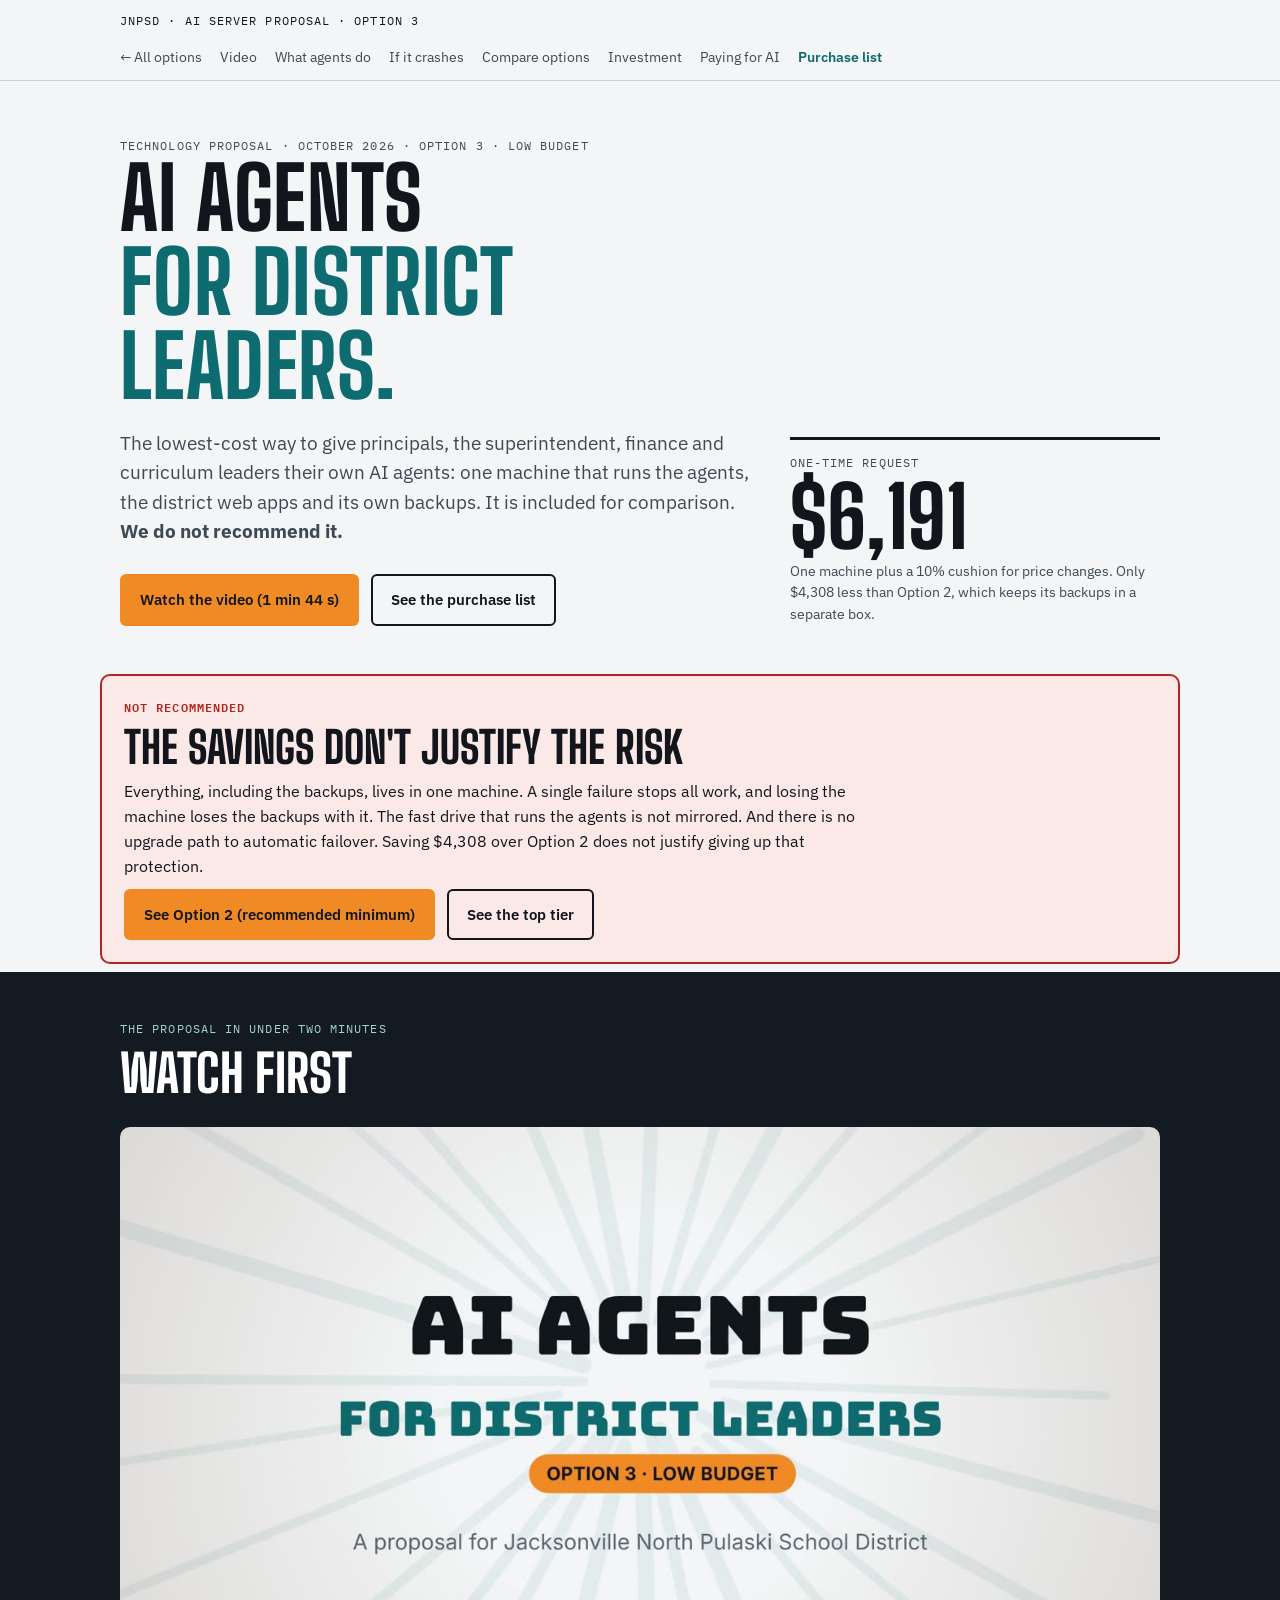
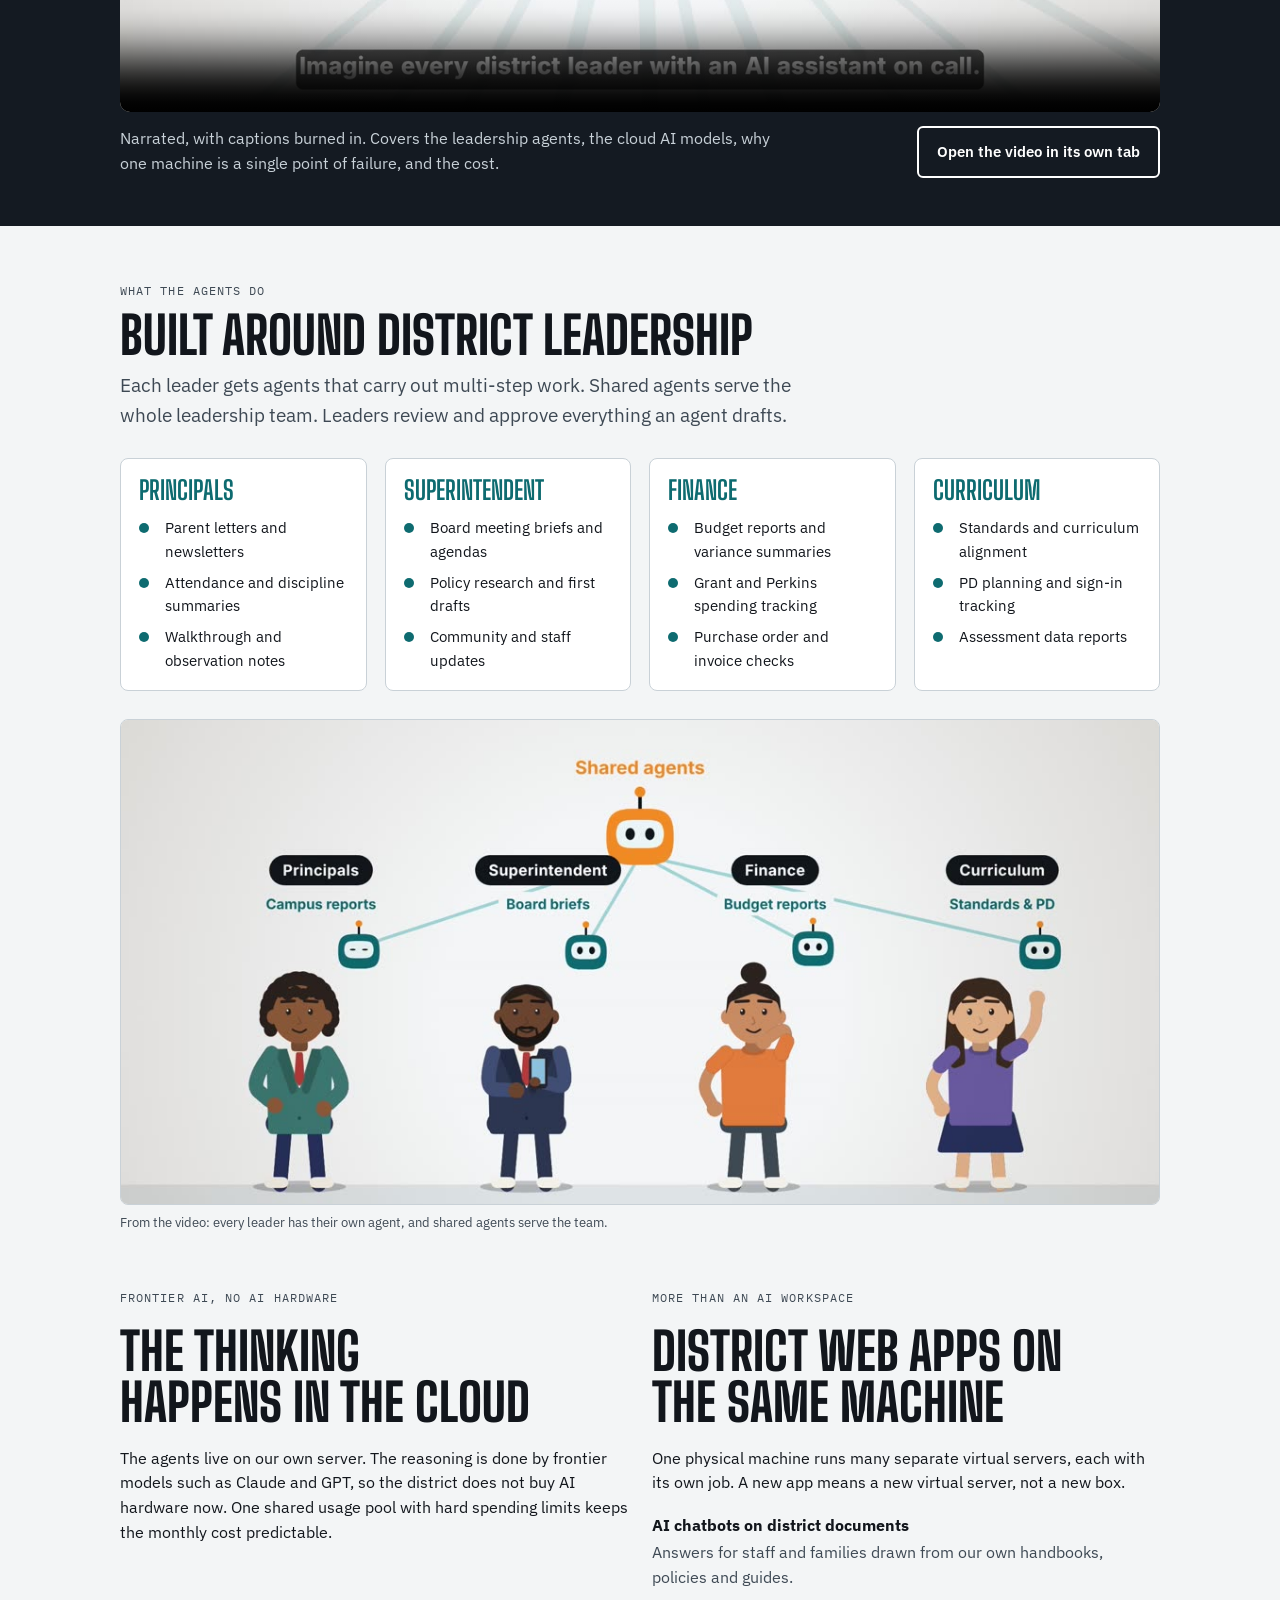
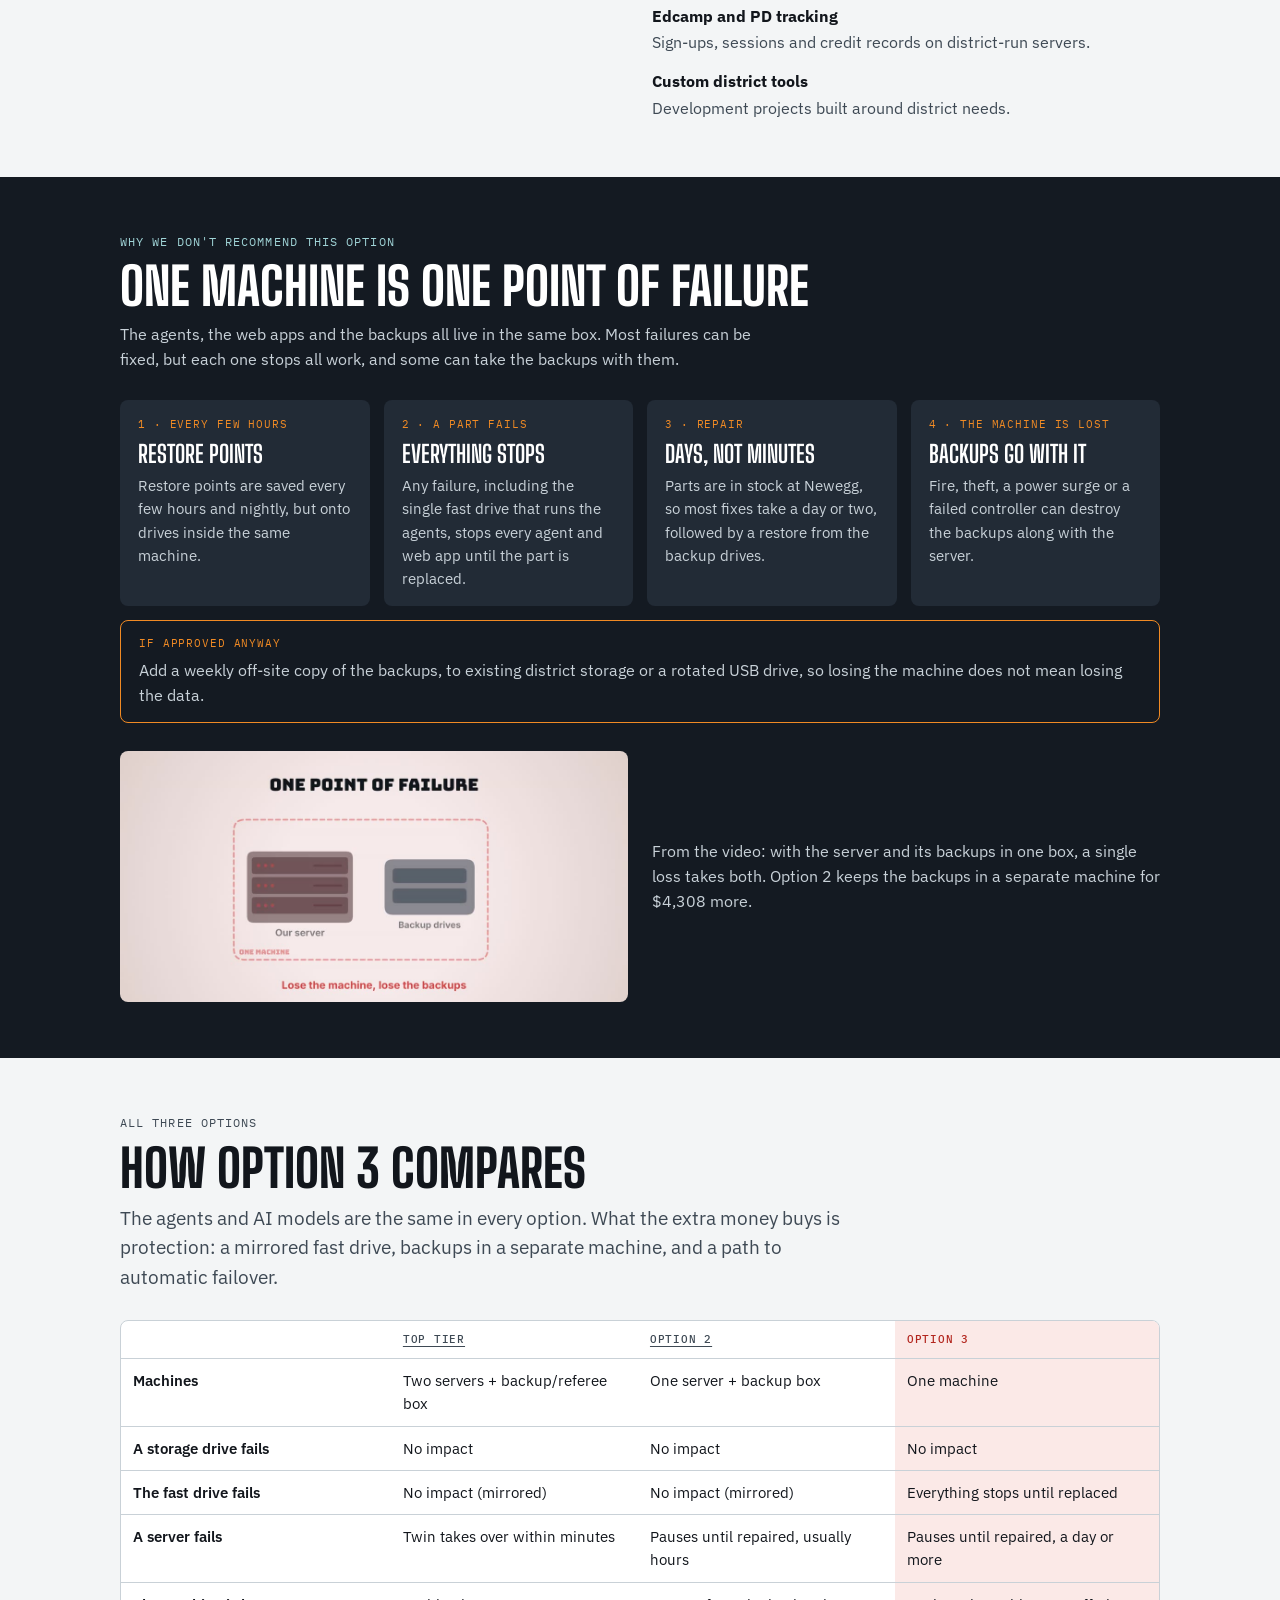
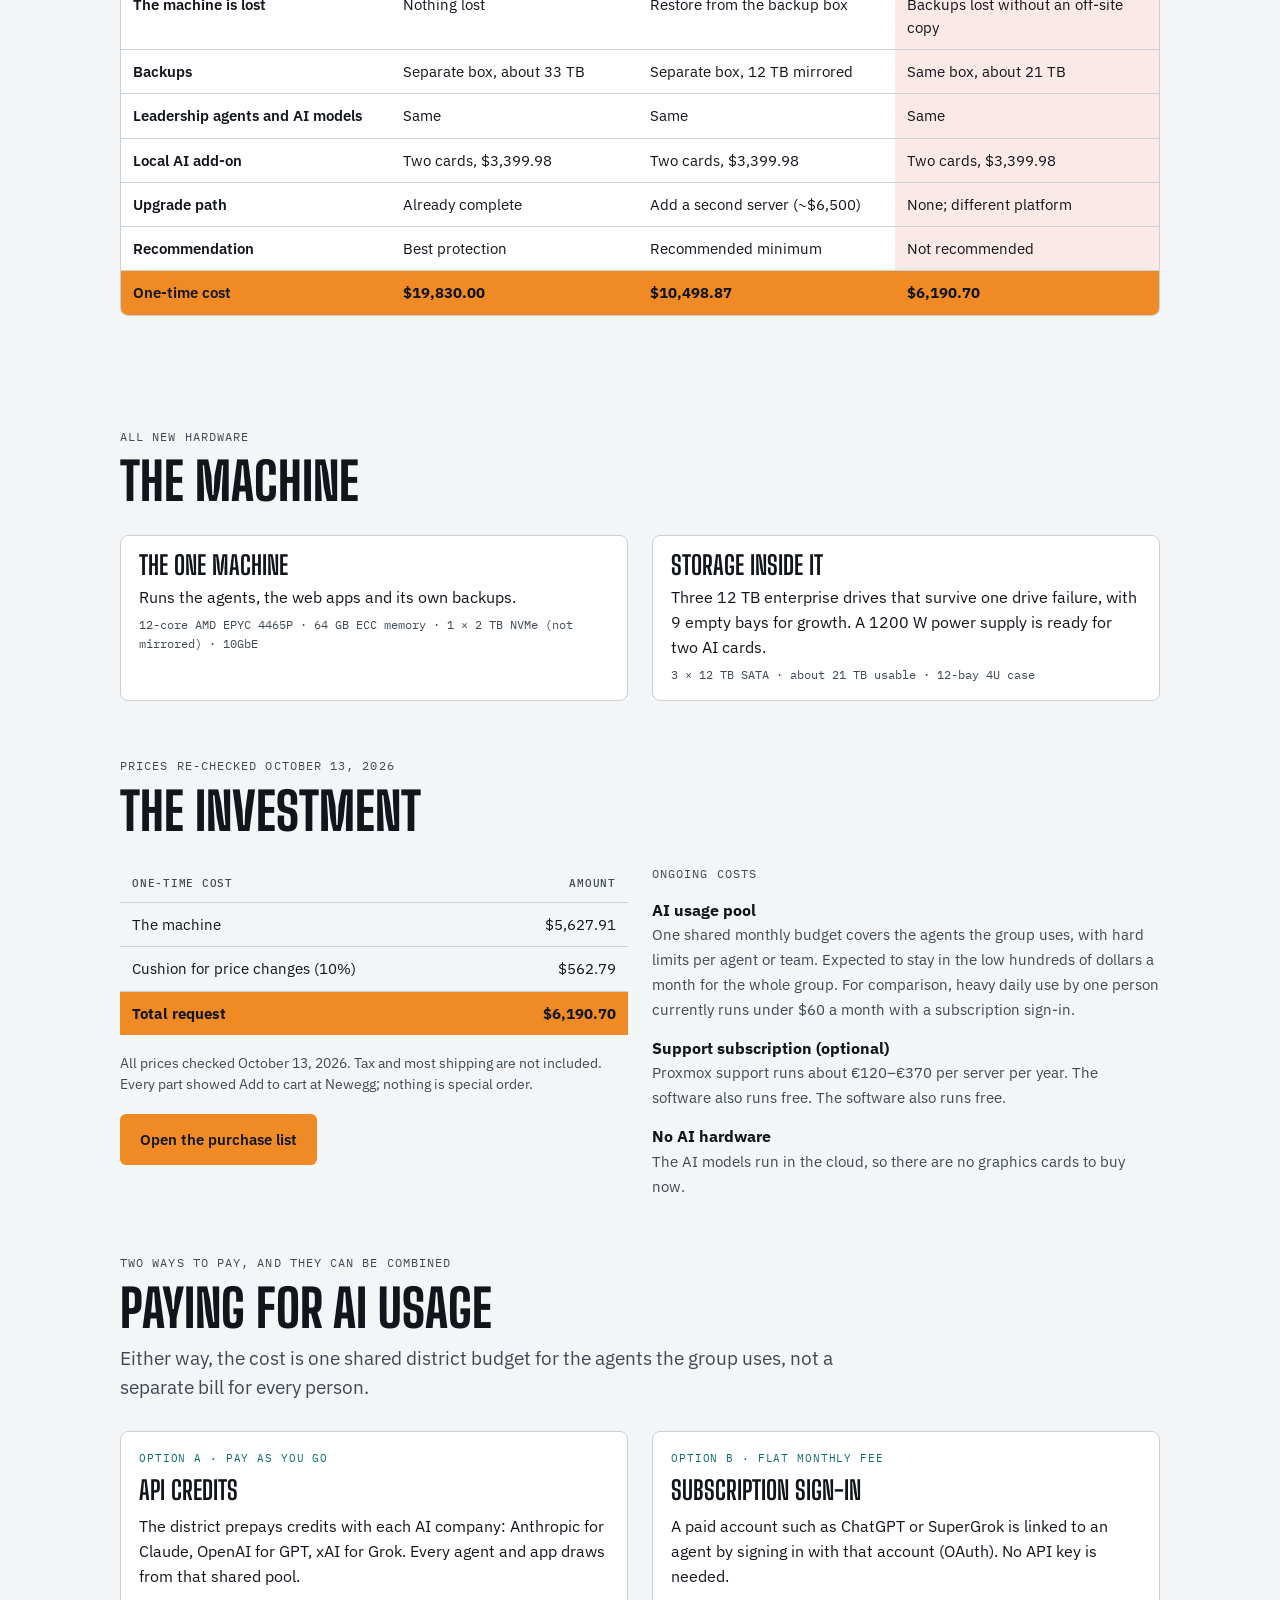
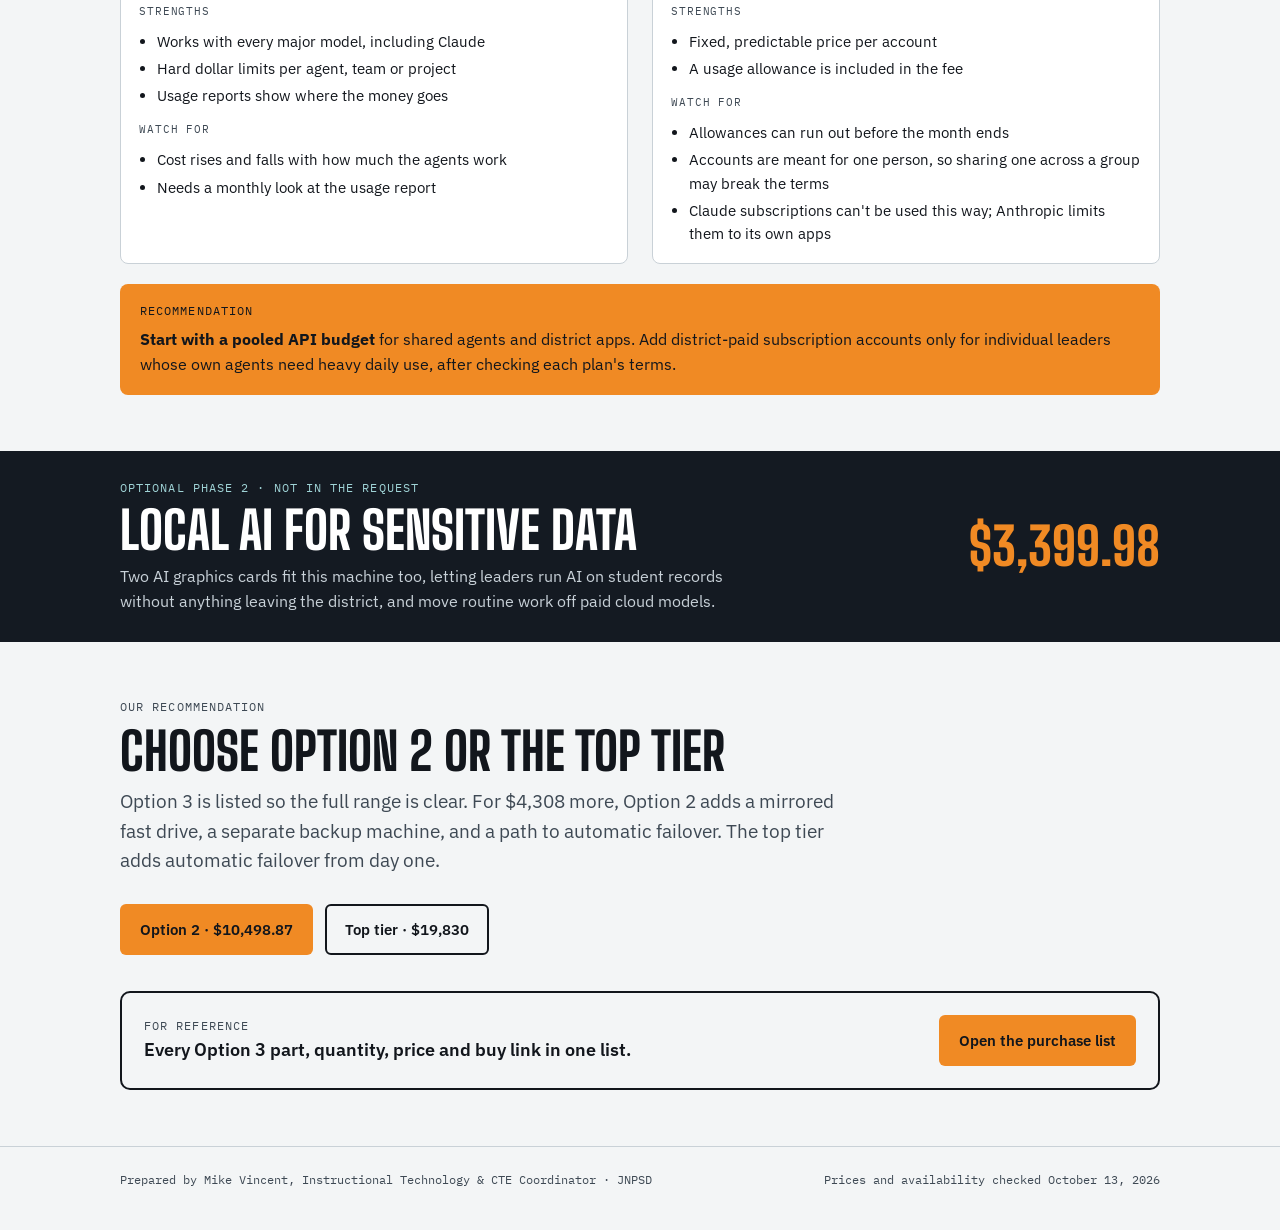
<file: option-3/index.html>
<!doctype html>
<html lang="en">
<head>
<meta charset="utf-8">
<meta name="viewport" content="width=device-width, initial-scale=1, viewport-fit=cover">
</head>
<body>
<title>JNPSD AI Server Option 3</title>
<link rel="preconnect" href="https://fonts.googleapis.com">
<link rel="preconnect" href="https://fonts.gstatic.com" crossorigin>
<link rel="stylesheet" href="https://fonts.googleapis.com/css2?family=Big+Shoulders+Display:wght@700;800&family=IBM+Plex+Mono:wght@500&family=IBM+Plex+Sans:wght@400;500;600;700&display=swap">
<link rel="stylesheet" href="site.css">
<style>
  .hero { padding-block: 56px 48px; }
  .hero-grid { display: grid; grid-template-columns: minmax(0, 1.7fr) minmax(0, 1fr); gap: 40px; align-items: end; }
  .hero h1 span { display: block; }
  .hero h1 .t { color: var(--teal); }
  .hero .lede { margin-top: 20px; }
  .hero-actions { display: flex; gap: 12px; flex-wrap: wrap; margin-top: 28px; }
  .price-card { border-top: 3px solid var(--ink); padding-top: 14px; display: flex; flex-direction: column; gap: 6px; }
  .price-card .big { font-family: var(--f-display); font-weight: 800; font-size: clamp(56px, 8vw, 84px); line-height: 0.9; }
  .price-card p { font-size: 14px; color: var(--ink-2); }
  @media (max-width: 800px) { .hero-grid { grid-template-columns: minmax(0, 1fr); } }

  .video-band { padding-block: 48px; }
  .video-frame { border-radius: 10px; overflow: hidden; background: #000; aspect-ratio: 16 / 9; max-width: 100%; }
  .video-frame video { width: 100%; height: 100%; object-fit: contain; }
  .video-meta { display: flex; justify-content: space-between; gap: 16px; flex-wrap: wrap; margin-top: 14px; }

  .role { background: var(--surface); border: 1px solid var(--rule); border-radius: 8px; padding: 18px; display: flex; flex-direction: column; gap: 12px; min-width: 0; }
  .role h3 { color: var(--teal); }
  .role ul { margin: 0; padding: 0; list-style: none; display: flex; flex-direction: column; gap: 8px; font-size: 15px; }
  .role li { display: grid; grid-template-columns: 18px minmax(0, 1fr); gap: 8px; }
  .role li::before { content: ''; width: 10px; height: 10px; margin-top: 7px; border-radius: 50%; background: var(--teal); }
  .figure { border-radius: 8px; overflow: hidden; border: 1px solid var(--rule); }
  .figure-cap { font-size: 13px; color: var(--ink-2); margin-top: 8px; }
  .note { font-size: 14px; color: var(--ink-2); margin-top: 18px; }

  .apps { display: flex; flex-direction: column; gap: 18px; }
  .apps dl { margin: 0; display: grid; gap: 14px; }
  .apps dt { font-weight: 700; }
  .apps dd { margin: 2px 0 0; color: var(--ink-2); }

  .layer { background: var(--band-2); border-radius: 8px; padding: 18px 20px; display: flex; flex-direction: column; gap: 8px; }
  .layer .k { font-family: var(--f-mono); font-size: 11px; letter-spacing: 0.08em; color: var(--accent); text-transform: uppercase; }
  .layer h3 { font-size: 24px; }
  .layer p { font-size: 15px; }
  .band-figure { margin-top: 28px; display: grid; grid-template-columns: minmax(0, 1fr) minmax(0, 1fr); gap: 24px; align-items: center; }
  .band-figure img { border-radius: 8px; }
  @media (max-width: 760px) { .band-figure { grid-template-columns: minmax(0, 1fr); } }

  .machine { border: 1px solid var(--rule); border-radius: 8px; padding: 16px 18px; display: flex; flex-direction: column; gap: 6px; background: var(--surface); }
  .machine .spec { font-family: var(--f-mono); font-size: 12px; color: var(--ink-2); }

  .ongoing { display: flex; flex-direction: column; gap: 14px; }
  .ongoing div strong { display: block; }
  .ongoing div span { color: var(--ink-2); font-size: 15px; }

  .option { border: 1px solid var(--rule); border-radius: 8px; padding: 18px; background: var(--surface); display: flex; flex-direction: column; gap: 10px; min-width: 0; }
  .option .tag { font-family: var(--f-mono); font-size: 11px; letter-spacing: 0.08em; text-transform: uppercase; color: var(--teal); }
  .option ul { margin: 0; padding-left: 18px; font-size: 15px; display: flex; flex-direction: column; gap: 4px; }
  .option .sub { font-family: var(--f-mono); font-size: 11px; letter-spacing: 0.08em; text-transform: uppercase; color: var(--ink-2); margin-top: 4px; }
  .recommend { margin-top: 20px; background: var(--accent); color: var(--on-accent); border-radius: 8px; padding: 18px 20px; display: flex; flex-direction: column; gap: 6px; }
  .recommend .eyebrow { color: var(--on-accent); }
  .recommend p { max-width: none; }

  .phase2 { display: flex; justify-content: space-between; align-items: center; gap: 24px; flex-wrap: wrap; padding-block: 28px; }
  .phase2 .amt { font-family: var(--f-display); font-weight: 800; font-size: 52px; color: var(--accent); line-height: 1; }
  .phase2 > div:first-child { display: flex; flex-direction: column; gap: 8px; min-width: 0; flex: 1 1 420px; }

  .steps { margin: 0; padding: 0; list-style: none; display: grid; grid-template-columns: repeat(4, minmax(0, 1fr)); gap: 18px; counter-reset: s; }
  .steps li { counter-increment: s; border-top: 3px solid var(--ink); padding-top: 12px; display: flex; flex-direction: column; gap: 6px; }
  .steps li::before { content: 'Step ' counter(s); font-family: var(--f-mono); font-size: 11px; letter-spacing: 0.08em; text-transform: uppercase; color: var(--ink-2); }
  .steps strong { font-family: var(--f-display); text-transform: uppercase; font-size: 24px; line-height: 1; }
  .steps span { font-size: 15px; color: var(--ink-2); }
  @media (max-width: 800px) { .steps { grid-template-columns: repeat(2, minmax(0, 1fr)); } }
  @media (max-width: 480px) { .steps { grid-template-columns: minmax(0, 1fr); } }

  .crash { margin: 0; padding: 0; list-style: none; display: grid; grid-template-columns: repeat(4, minmax(0, 1fr)); gap: 14px; counter-reset: c; }
  .crash li { background: var(--band-2); border-radius: 8px; padding: 16px 18px; display: flex; flex-direction: column; gap: 8px; min-width: 0; counter-increment: c; }
  .crash .k, .worst .k { font-family: var(--f-mono); font-size: 11px; letter-spacing: 0.08em; color: var(--accent); text-transform: uppercase; }
  .crash .k::before { content: counter(c) ' · '; }
  .crash h3 { font-size: 24px; }
  .crash p { font-size: 15px; }
  .worst { margin-top: 14px; border: 1px solid var(--accent); border-radius: 8px; padding: 14px 18px; display: flex; flex-direction: column; gap: 6px; }
  .worst p { max-width: none; }
  @media (max-width: 900px) { .crash { grid-template-columns: repeat(2, minmax(0, 1fr)); } }
  @media (max-width: 520px) { .crash { grid-template-columns: minmax(0, 1fr); } }
  table.compare { min-width: 640px; background: var(--surface); border: 1px solid var(--rule); border-radius: 8px; border-collapse: separate; border-spacing: 0; overflow: hidden; }
  table.compare td:first-child { font-weight: 600; width: 26%; }
  table.compare .hl { background: var(--teal-soft); }
  table.compare th.hl { color: var(--teal); }
  table.compare tr:last-child td { border-bottom: none; }
  .warn-band { padding-block: 0 8px; }
  .warn { border: 2px solid var(--bad); border-radius: 10px; padding: 22px; display: flex; flex-direction: column; gap: 10px; background: var(--bad-soft); }
  .warn-k { font-family: var(--f-mono); font-size: 12px; letter-spacing: 0.09em; text-transform: uppercase; color: var(--bad); font-weight: 600; }
  .warn h2 { font-size: clamp(30px, 4.5vw, 44px); }
  .warn p { max-width: 75ch; }
  .warn-links { display: flex; gap: 12px; flex-wrap: wrap; }
  .compare th a { color: inherit; }
  table.compare .hl { background: var(--bad-soft); }
  table.compare th.hl { color: var(--bad); }
  .closing { display: flex; justify-content: space-between; align-items: center; gap: 20px; flex-wrap: wrap; margin-top: 36px; padding: 22px; border: 2px solid var(--ink); border-radius: 10px; }
</style>

<header class="topbar">
  <div class="wrap">
    <a class="brand" href="#top">JNPSD · AI server proposal · Option 3</a>
    <nav class="nav" aria-label="Sections">
      <a href="../">← All options</a>
      <a href="#video">Video</a>
      <a href="#roles">What agents do</a>
      <a href="#crash">If it crashes</a>
      <a href="#compare">Compare options</a>
      <a href="#investment">Investment</a>
      <a href="#paying">Paying for AI</a>
      <a class="cta-link" href="purchase-list.html">Purchase list</a>
    </nav>
  </div>
</header>

<main id="top">
  <section class="hero">
    <div class="wrap hero-grid">
      <div>
        <div class="eyebrow">Technology proposal · October 2026 · Option 3 · Low budget</div>
        <h1><span>AI agents</span><span class="t">for district leaders.</span></h1>
        <p class="lede">The lowest-cost way to give principals, the superintendent, finance and curriculum leaders their own AI agents: one machine that runs the agents, the district web apps and its own backups. It is included for comparison. <strong>We do not recommend it.</strong></p>
        <div class="hero-actions">
          <a class="btn btn-primary" href="#video">Watch the video (1 min 44 s)</a>
          <a class="btn btn-ghost" href="purchase-list.html">See the purchase list</a>
        </div>
      </div>
      <div class="price-card">
        <div class="eyebrow">One-time request</div>
        <div class="big num">$6,191</div>
        <p>One machine plus a 10% cushion for price changes. Only $4,308 less than Option 2, which keeps its backups in a separate box.</p>
      </div>
    </div>
  </section>

  <section class="warn-band" id="not-recommended">
    <div class="wrap warn">
      <div class="warn-k">Not recommended</div>
      <h2>The savings don't justify the risk</h2>
      <p>Everything, including the backups, lives in one machine. A single failure stops all work, and losing the machine loses the backups with it. The fast drive that runs the agents is not mirrored. And there is no upgrade path to automatic failover. Saving $4,308 over Option 2 does not justify giving up that protection.</p>
      <div class="warn-links"><a class="btn btn-primary" href="../option-2/" >See Option 2 (recommended minimum)</a><a class="btn btn-ghost" href="../top-tier/" >See the top tier</a></div>
    </div>
  </section>

  <section id="video" class="band video-band">
    <div class="wrap">
      <div class="section-head">
        <div class="eyebrow">The proposal in under two minutes</div>
        <h2>Watch first</h2>
      </div>
      <div class="video-frame">
        <video id="commercial" controls preload="metadata" playsinline poster="img/poster.jpg">
          <source src="video/commercial.mp4" type="video/mp4">
        </video>
      </div>
      <div class="video-meta">
        <p>Narrated, with captions burned in. Covers the leadership agents, the cloud AI models, why one machine is a single point of failure, and the cost.</p>
        <a class="btn btn-ghost" style="border-color: var(--band-ink); color: var(--band-ink)" href="video/commercial.mp4" target="_blank" rel="noopener">Open the video in its own tab</a>
      </div>
    </div>
  </section>

  <section id="roles">
    <div class="wrap">
      <div class="section-head">
        <div class="eyebrow">What the agents do</div>
        <h2>Built around district leadership</h2>
        <p class="lede">Each leader gets agents that carry out multi-step work. Shared agents serve the whole leadership team. Leaders review and approve everything an agent drafts.</p>
      </div>
      <div class="grid-4">
        <article class="role">
          <h3>Principals</h3>
          <ul><li>Parent letters and newsletters</li><li>Attendance and discipline summaries</li><li>Walkthrough and observation notes</li></ul>
        </article>
        <article class="role">
          <h3>Superintendent</h3>
          <ul><li>Board meeting briefs and agendas</li><li>Policy research and first drafts</li><li>Community and staff updates</li></ul>
        </article>
        <article class="role">
          <h3>Finance</h3>
          <ul><li>Budget reports and variance summaries</li><li>Grant and Perkins spending tracking</li><li>Purchase order and invoice checks</li></ul>
        </article>
        <article class="role">
          <h3>Curriculum</h3>
          <ul><li>Standards and curriculum alignment</li><li>PD planning and sign-in tracking</li><li>Assessment data reports</li></ul>
        </article>
      </div>
      <div style="margin-top: 28px">
        <div class="figure"><img src="img/f_12.5.jpg" alt="Animated scene: a principal, the superintendent, a finance leader and a curriculum leader, each with their own AI agent, connected to one shared agent." width="1100" height="514" loading="lazy"></div>
        <p class="figure-cap">From the video: every leader has their own agent, and shared agents serve the team.</p>
      </div>
    </div>
  </section>

  <section style="padding-top: 0">
    <div class="wrap grid-2">
      <div class="apps">
        <div class="eyebrow">Frontier AI, no AI hardware</div>
        <h2>The thinking happens in the cloud</h2>
        <p>The agents live on our own server. The reasoning is done by frontier models such as Claude and GPT, so the district does not buy AI hardware now. One shared usage pool with hard spending limits keeps the monthly cost predictable.</p>
      </div>
      <div class="apps">
        <div class="eyebrow">More than an AI workspace</div>
        <h2>District web apps on the same machine</h2>
        <p>One physical machine runs many separate virtual servers, each with its own job. A new app means a new virtual server, not a new box.</p>
        <dl>
          <div><dt>AI chatbots on district documents</dt><dd>Answers for staff and families drawn from our own handbooks, policies and guides.</dd></div>
          <div><dt>Edcamp and PD tracking</dt><dd>Sign-ups, sessions and credit records on district-run servers.</dd></div>
          <div><dt>Custom district tools</dt><dd>Development projects built around district needs.</dd></div>
        </dl>
      </div>
    </div>
  </section>

  <section id="crash" class="band">
    <div class="wrap">
      <div class="section-head">
        <div class="eyebrow">Why we don't recommend this option</div>
        <h2>One machine is one point of failure</h2>
        <p>The agents, the web apps and the backups all live in the same box. Most failures can be fixed, but each one stops all work, and some can take the backups with them.</p>
      </div>
      <ol class="crash">
        <li><div class="k">Every few hours</div><h3>Restore points</h3><p>Restore points are saved every few hours and nightly, but onto drives inside the same machine.</p></li>
        <li><div class="k">A part fails</div><h3>Everything stops</h3><p>Any failure, including the single fast drive that runs the agents, stops every agent and web app until the part is replaced.</p></li>
        <li><div class="k">Repair</div><h3>Days, not minutes</h3><p>Parts are in stock at Newegg, so most fixes take a day or two, followed by a restore from the backup drives.</p></li>
        <li><div class="k">The machine is lost</div><h3>Backups go with it</h3><p>Fire, theft, a power surge or a failed controller can destroy the backups along with the server.</p></li>
      </ol>
      <div class="worst">
        <div class="k">If approved anyway</div>
        <p>Add a weekly off-site copy of the backups, to existing district storage or a rotated USB drive, so losing the machine does not mean losing the data.</p>
      </div>
      <div class="band-figure">
        <img src="img/f_crash.jpg" alt="Animated scene: a dashed box labeled One machine holds both the failed server and its faded backup drives, with the caption Lose the machine, lose the backups." width="1100" height="544" loading="lazy">
        <p>From the video: with the server and its backups in one box, a single loss takes both. Option 2 keeps the backups in a separate machine for $4,308 more.</p>
      </div>
    </div>
  </section>

  <section id="compare">
    <div class="wrap">
      <div class="section-head">
        <div class="eyebrow">All three options</div>
        <h2>How Option 3 compares</h2>
        <p class="lede">The agents and AI models are the same in every option. What the extra money buys is protection: a mirrored fast drive, backups in a separate machine, and a path to automatic failover.</p>
      </div>
      <div class="table-scroll">
        <table class="compare">
          <thead><tr><th></th><th><a href="../top-tier/" target="_blank" rel="noopener">Top tier</a></th><th><a href="../option-2/" target="_blank" rel="noopener">Option 2</a></th><th class="hl">Option 3</th></tr></thead>
          <tbody><tr><td>Machines</td><td>Two servers + backup/referee box</td><td>One server + backup box</td><td class="hl">One machine</td></tr><tr><td>A storage drive fails</td><td>No impact</td><td>No impact</td><td class="hl">No impact</td></tr><tr><td>The fast drive fails</td><td>No impact (mirrored)</td><td>No impact (mirrored)</td><td class="hl">Everything stops until replaced</td></tr><tr><td>A server fails</td><td>Twin takes over within minutes</td><td>Pauses until repaired, usually hours</td><td class="hl">Pauses until repaired, a day or more</td></tr><tr><td>The machine is lost</td><td>Nothing lost</td><td>Restore from the backup box</td><td class="hl">Backups lost without an off-site copy</td></tr><tr><td>Backups</td><td>Separate box, about 33 TB</td><td>Separate box, 12 TB mirrored</td><td class="hl">Same box, about 21 TB</td></tr><tr><td>Leadership agents and AI models</td><td>Same</td><td>Same</td><td class="hl">Same</td></tr><tr><td>Local AI add-on</td><td>Two cards, $3,399.98</td><td>Two cards, $3,399.98</td><td class="hl">Two cards, $3,399.98</td></tr><tr><td>Upgrade path</td><td>Already complete</td><td>Add a second server (~$6,500)</td><td class="hl">None; different platform</td></tr><tr><td>Recommendation</td><td>Best protection</td><td>Recommended minimum</td><td class="hl">Not recommended</td></tr>
            <tr class="total"><td>One-time cost</td><td>$19,830.00</td><td>$10,498.87</td><td>$6,190.70</td></tr>
          </tbody>
        </table>
      </div>
    </div>
  </section>

  <section>
    <div class="wrap">
      <div class="section-head">
        <div class="eyebrow">All new hardware</div>
        <h2>The machine</h2>
      </div>
      <div class="grid-2">
        <div class="machine"><h3>The one machine</h3><p>Runs the agents, the web apps and its own backups.</p><div class="spec">12-core AMD EPYC 4465P · 64 GB ECC memory · 1 × 2 TB NVMe (not mirrored) · 10GbE</div></div>
        <div class="machine"><h3>Storage inside it</h3><p>Three 12 TB enterprise drives that survive one drive failure, with 9 empty bays for growth. A 1200 W power supply is ready for two AI cards.</p><div class="spec">3 × 12 TB SATA · about 21 TB usable · 12-bay 4U case</div></div>
      </div>
    </div>
  </section>

  <section id="investment" style="padding-top: 0">
    <div class="wrap">
      <div class="section-head">
        <div class="eyebrow">Prices re-checked October 13, 2026</div>
        <h2>The investment</h2>
      </div>
      <div class="grid-2">
        <div>
          <div class="table-scroll">
            <table>
              <thead><tr><th>One-time cost</th><th class="r">Amount</th></tr></thead>
              <tbody>
                <tr><td>The machine</td><td class="r">$5,627.91</td></tr>
                <tr><td>Cushion for price changes (10%)</td><td class="r">$562.79</td></tr>
                <tr class="total"><td>Total request</td><td class="r">$6,190.70</td></tr>
              </tbody>
            </table>
          </div>
          <p class="note">All prices checked October 13, 2026. Tax and most shipping are not included. Every part showed Add to cart at Newegg; nothing is special order.</p>
          <div style="margin-top: 18px"><a class="btn btn-primary" href="purchase-list.html">Open the purchase list</a></div>
        </div>
        <div class="ongoing">
          <div class="eyebrow">Ongoing costs</div>
          <div><strong>AI usage pool</strong><span>One shared monthly budget covers the agents the group uses, with hard limits per agent or team. Expected to stay in the low hundreds of dollars a month for the whole group. For comparison, heavy daily use by one person currently runs under $60 a month with a subscription sign-in.</span></div>
          <div><strong>Support subscription (optional)</strong><span>Proxmox support runs about €120–€370 per server per year. The software also runs free. The software also runs free.</span></div>
          <div><strong>No AI hardware</strong><span>The AI models run in the cloud, so there are no graphics cards to buy now.</span></div>
        </div>
      </div>
    </div>
  </section>

  <section id="paying" style="padding-top: 0">
    <div class="wrap">
      <div class="section-head">
        <div class="eyebrow">Two ways to pay, and they can be combined</div>
        <h2>Paying for AI usage</h2>
        <p class="lede">Either way, the cost is one shared district budget for the agents the group uses, not a separate bill for every person.</p>
      </div>
      <div class="grid-2">
        <div class="option">
          <div class="tag">Option A · Pay as you go</div>
          <h3>API credits</h3>
          <p>The district prepays credits with each AI company: Anthropic for Claude, OpenAI for GPT, xAI for Grok. Every agent and app draws from that shared pool.</p>
          <div class="sub">Strengths</div>
          <ul><li>Works with every major model, including Claude</li><li>Hard dollar limits per agent, team or project</li><li>Usage reports show where the money goes</li></ul>
          <div class="sub">Watch for</div>
          <ul><li>Cost rises and falls with how much the agents work</li><li>Needs a monthly look at the usage report</li></ul>
        </div>
        <div class="option">
          <div class="tag">Option B · Flat monthly fee</div>
          <h3>Subscription sign-in</h3>
          <p>A paid account such as ChatGPT or SuperGrok is linked to an agent by signing in with that account (OAuth). No API key is needed.</p>
          <div class="sub">Strengths</div>
          <ul><li>Fixed, predictable price per account</li><li>A usage allowance is included in the fee</li></ul>
          <div class="sub">Watch for</div>
          <ul><li>Allowances can run out before the month ends</li><li>Accounts are meant for one person, so sharing one across a group may break the terms</li><li>Claude subscriptions can't be used this way; Anthropic limits them to its own apps</li></ul>
        </div>
      </div>
      <div class="recommend">
        <div class="eyebrow">Recommendation</div>
        <p><strong>Start with a pooled API budget</strong> for shared agents and district apps. Add district-paid subscription accounts only for individual leaders whose own agents need heavy daily use, after checking each plan's terms.</p>
      </div>
    </div>
  </section>

  <section class="band" style="padding-block: 0">
    <div class="wrap phase2">
      <div>
        <div class="eyebrow">Optional phase 2 · not in the request</div>
        <h2>Local AI for sensitive data</h2>
        <p>Two AI graphics cards fit this machine too, letting leaders run AI on student records without anything leaving the district, and move routine work off paid cloud models.</p>
      </div>
      <div class="amt num">$3,399.98</div>
    </div>
  </section>

  <section>
    <div class="wrap">
      <div class="section-head">
        <div class="eyebrow">Our recommendation</div>
        <h2>Choose Option 2 or the top tier</h2>
        <p class="lede">Option 3 is listed so the full range is clear. For $4,308 more, Option 2 adds a mirrored fast drive, a separate backup machine, and a path to automatic failover. The top tier adds automatic failover from day one.</p>
      </div>
      <div class="warn-links"><a class="btn btn-primary" href="../option-2/" target="_blank" rel="noopener">Option 2 · $10,498.87</a><a class="btn btn-ghost" href="../top-tier/" target="_blank" rel="noopener">Top tier · $19,830</a></div>
      <div class="closing">
        <div><div class="eyebrow">For reference</div><p style="font-size: 18px; font-weight: 600">Every Option 3 part, quantity, price and buy link in one list.</p></div>
        <a class="btn btn-primary" href="purchase-list.html">Open the purchase list</a>
      </div>
    </div>
  </section>
</main>

<footer class="footer">
  <div class="wrap">
    <span>Prepared by Mike Vincent, Instructional Technology &amp; CTE Coordinator · JNPSD</span>
    <span>Prices and availability checked October 13, 2026</span>
  </div>
</footer>

</body>
</html>
</file>
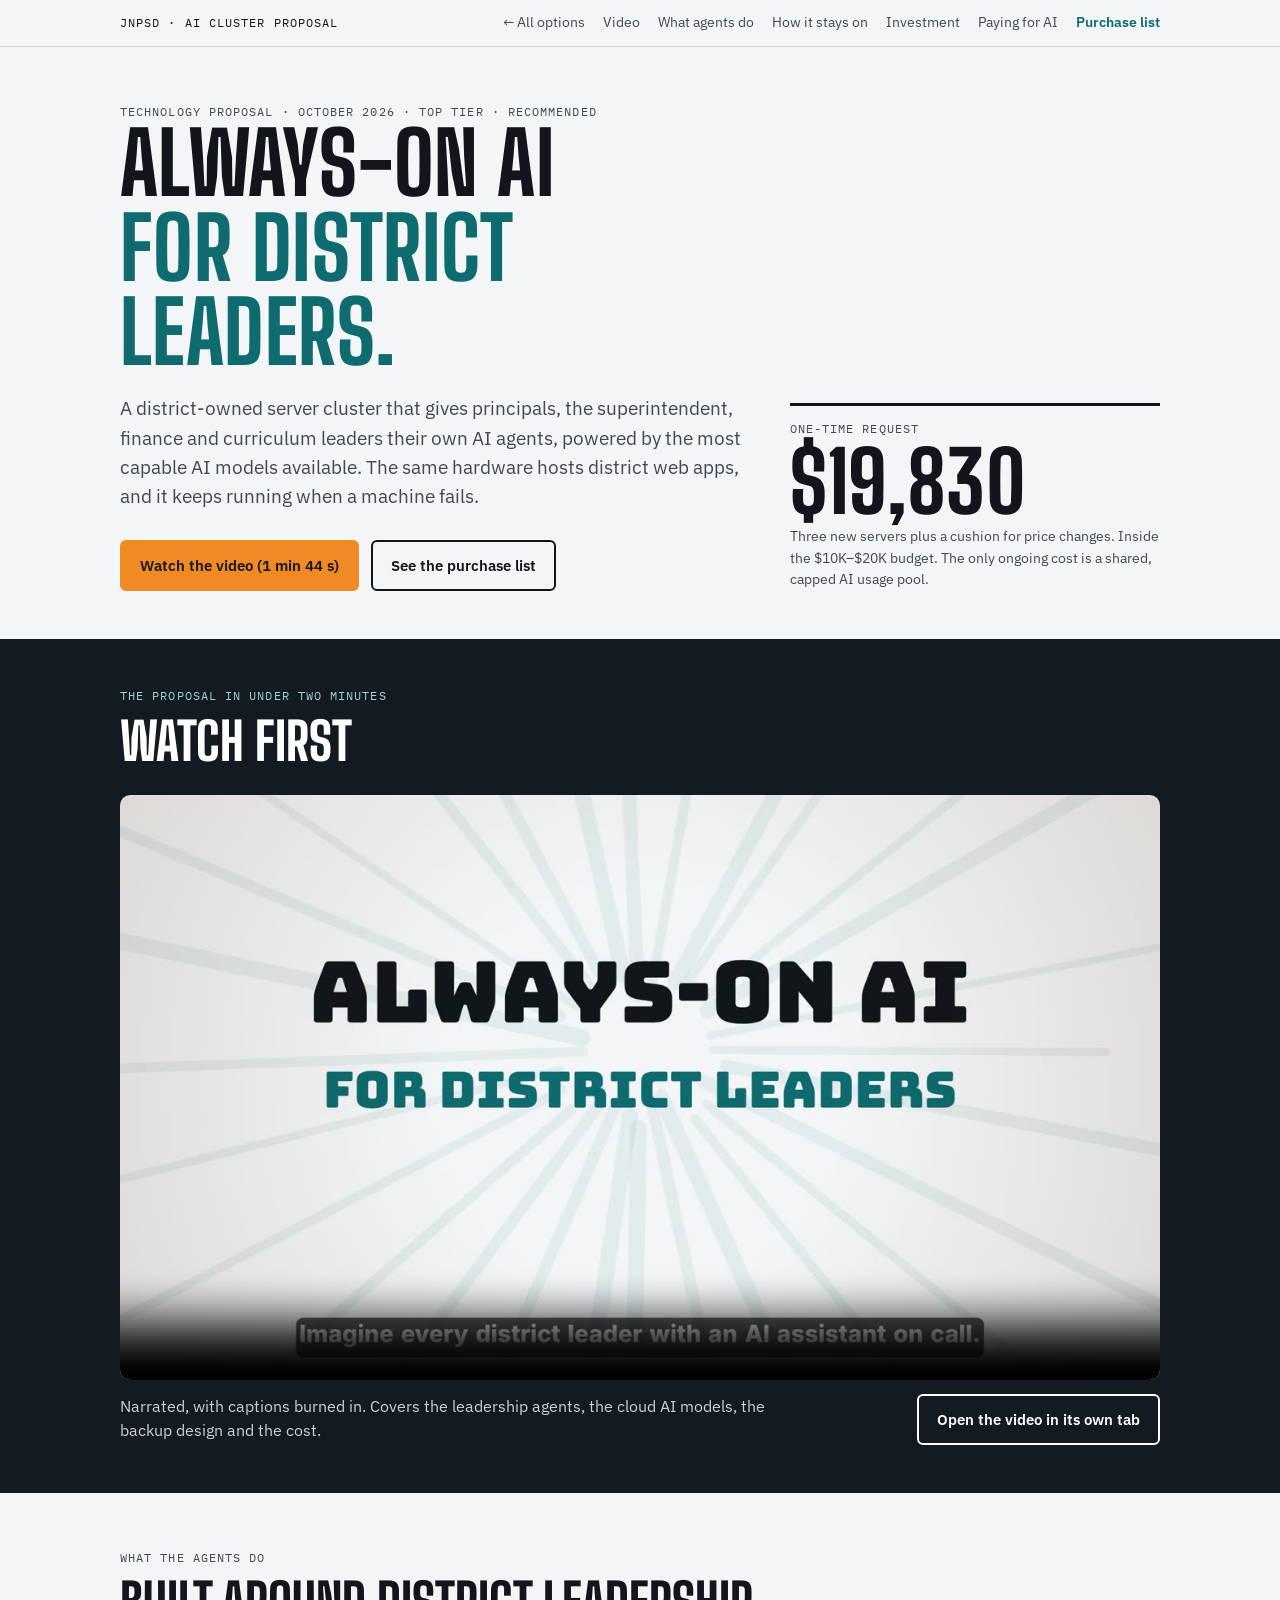
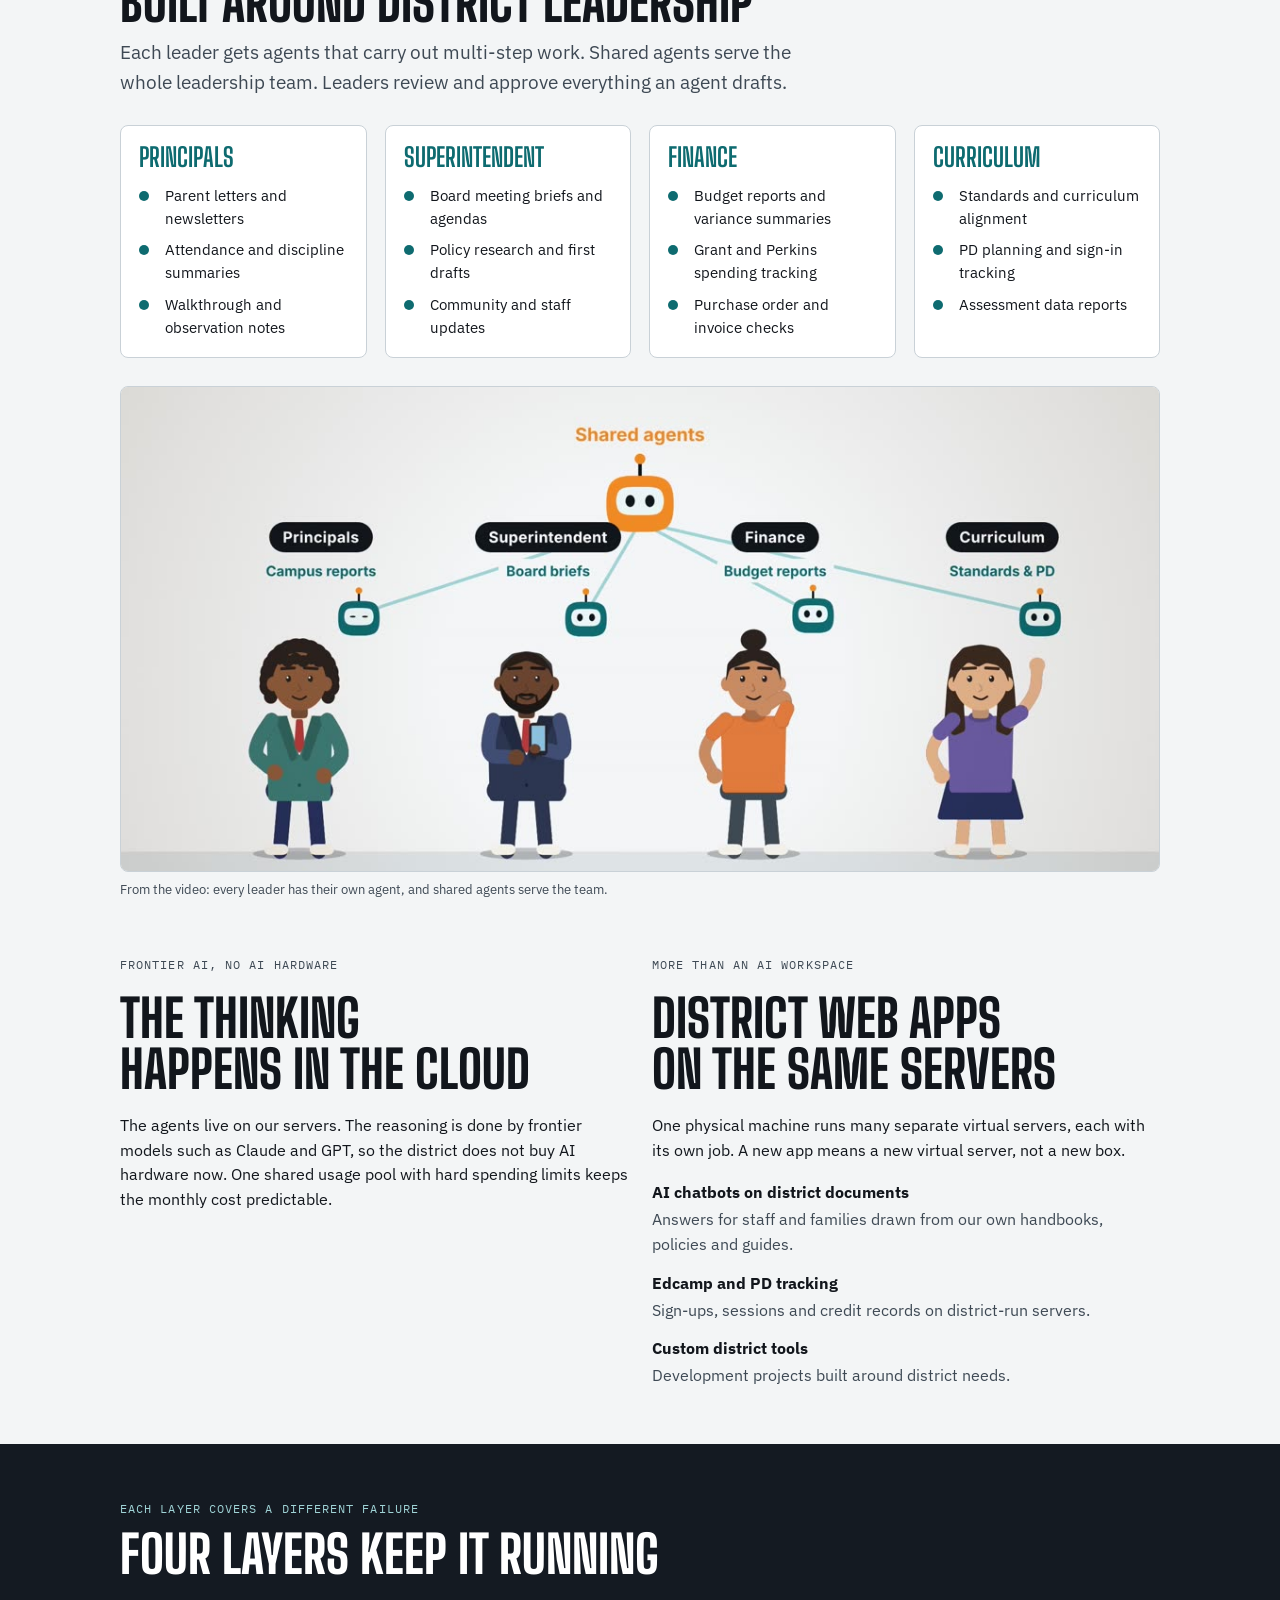
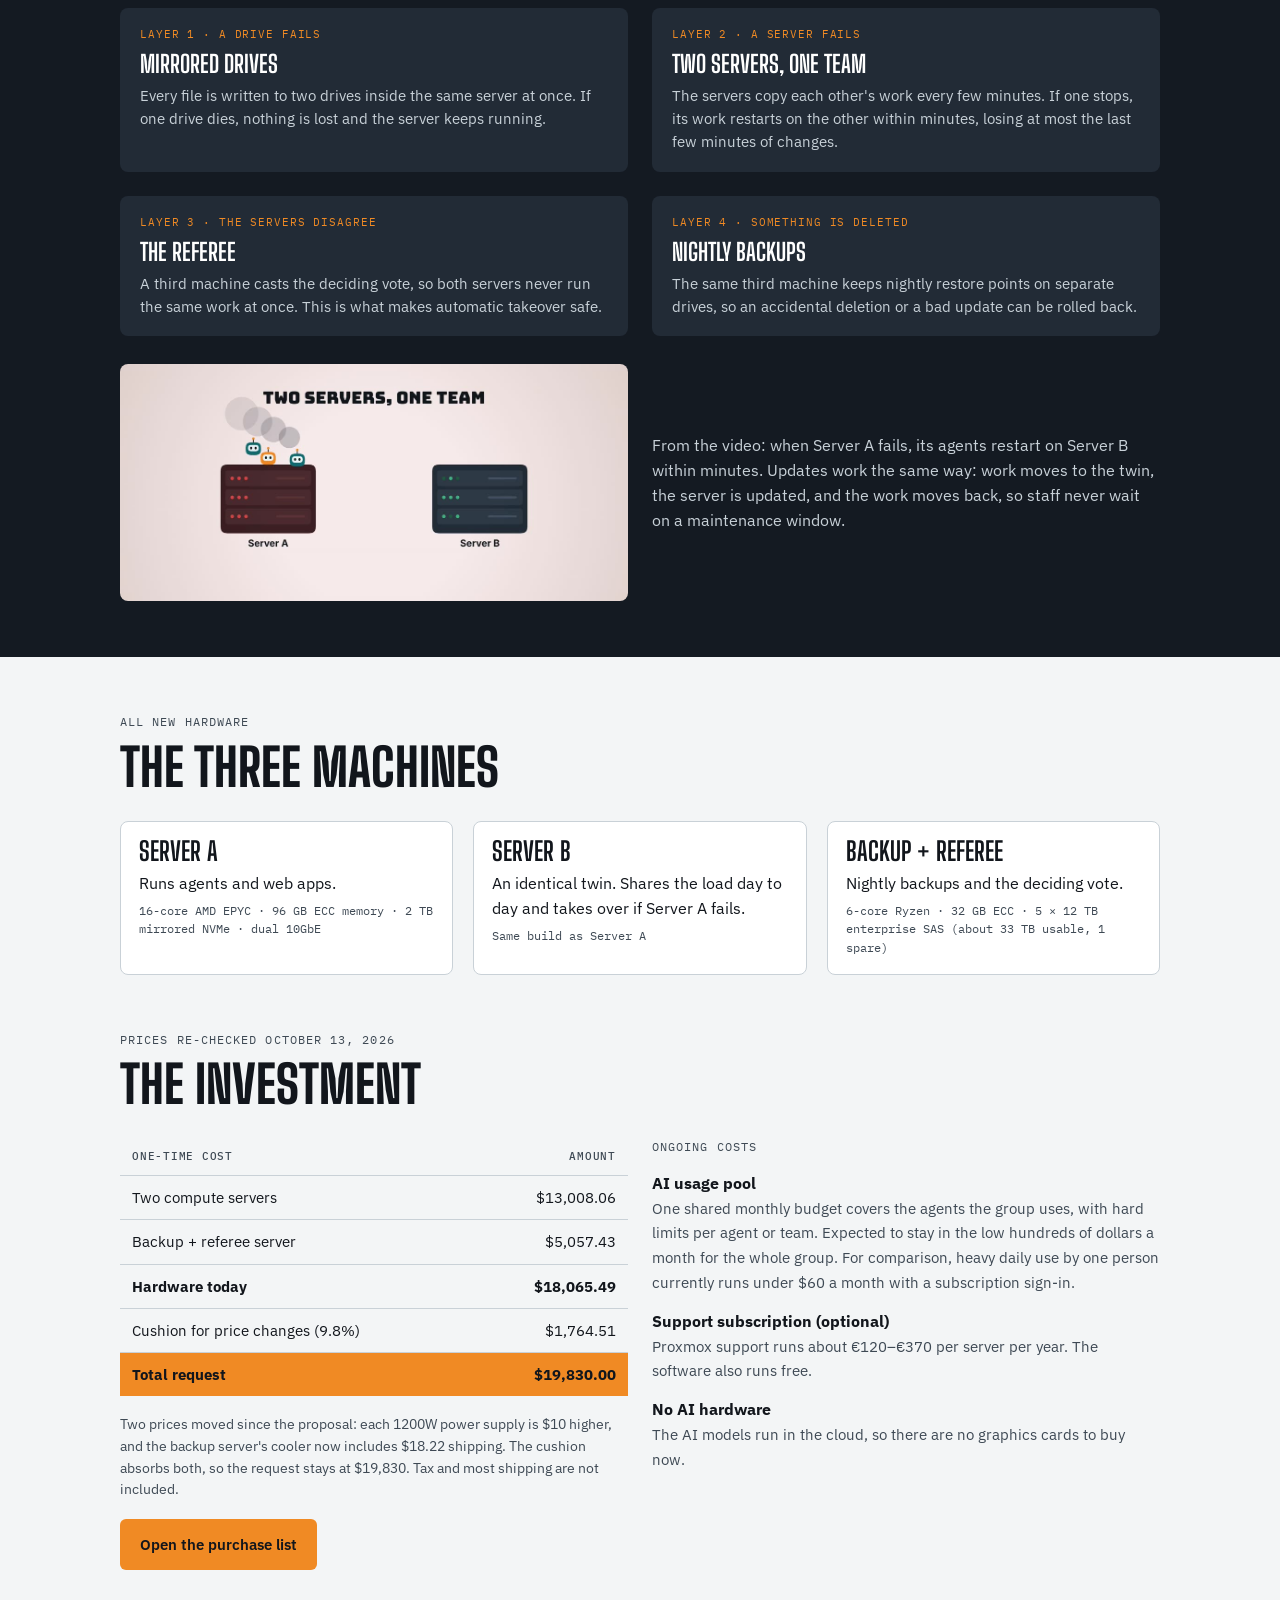
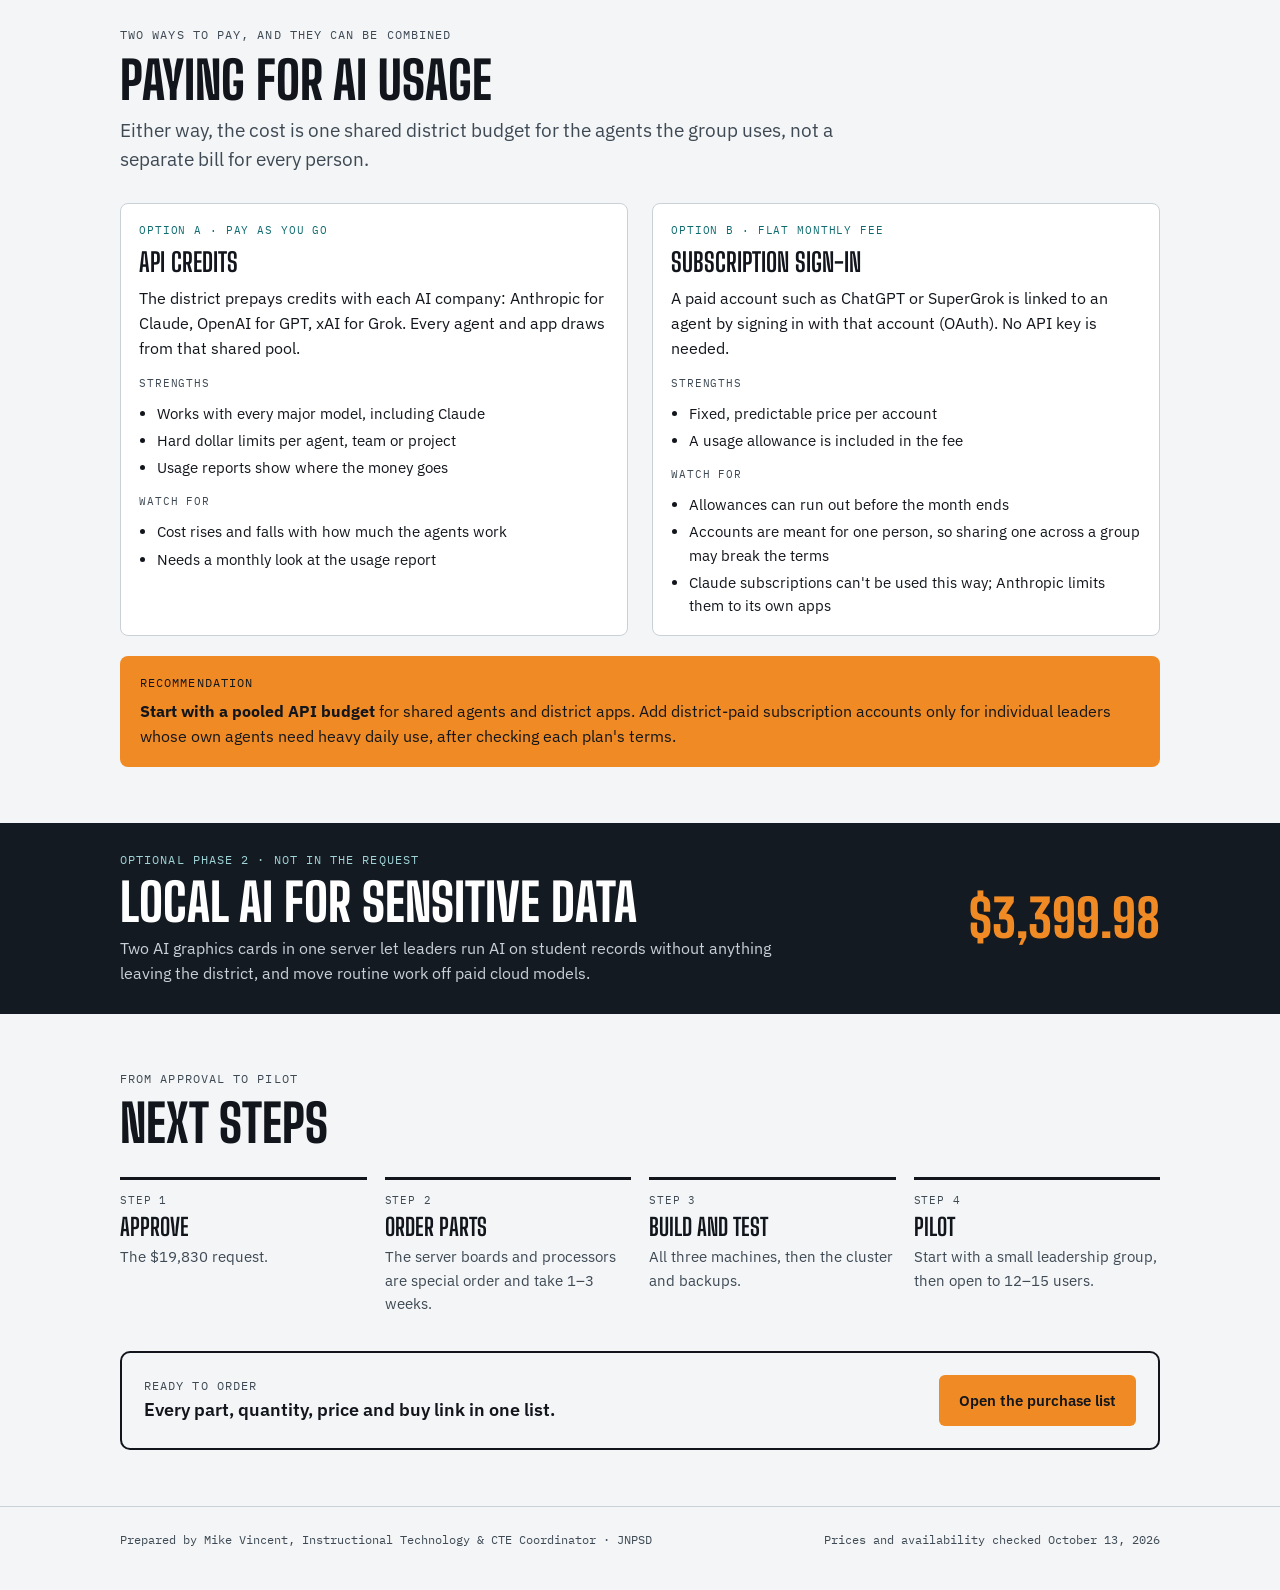
<file: top-tier/index.html>
<!doctype html>
<html lang="en">
<head>
<meta charset="utf-8">
<meta name="viewport" content="width=device-width, initial-scale=1, viewport-fit=cover">
</head>
<body>
<title>JNPSD AI Cluster Proposal</title>
<link rel="preconnect" href="https://fonts.googleapis.com">
<link rel="preconnect" href="https://fonts.gstatic.com" crossorigin>
<link rel="stylesheet" href="https://fonts.googleapis.com/css2?family=Big+Shoulders+Display:wght@700;800&family=IBM+Plex+Mono:wght@500&family=IBM+Plex+Sans:wght@400;500;600;700&display=swap">
<link rel="stylesheet" href="site.css">
<style>
  .hero { padding-block: 56px 48px; }
  .hero-grid { display: grid; grid-template-columns: minmax(0, 1.7fr) minmax(0, 1fr); gap: 40px; align-items: end; }
  .hero h1 span { display: block; }
  .hero h1 .t { color: var(--teal); }
  .hero .lede { margin-top: 20px; }
  .hero-actions { display: flex; gap: 12px; flex-wrap: wrap; margin-top: 28px; }
  .price-card { border-top: 3px solid var(--ink); padding-top: 14px; display: flex; flex-direction: column; gap: 6px; }
  .price-card .big { font-family: var(--f-display); font-weight: 800; font-size: clamp(56px, 8vw, 84px); line-height: 0.9; }
  .price-card p { font-size: 14px; color: var(--ink-2); }
  @media (max-width: 800px) { .hero-grid { grid-template-columns: minmax(0, 1fr); } }

  .video-band { padding-block: 48px; }
  .video-frame { border-radius: 10px; overflow: hidden; background: #000; aspect-ratio: 16 / 9; max-width: 100%; }
  .video-frame video { width: 100%; height: 100%; object-fit: contain; }
  .video-meta { display: flex; justify-content: space-between; gap: 16px; flex-wrap: wrap; margin-top: 14px; }

  .role { background: var(--surface); border: 1px solid var(--rule); border-radius: 8px; padding: 18px; display: flex; flex-direction: column; gap: 12px; min-width: 0; }
  .role h3 { color: var(--teal); }
  .role ul { margin: 0; padding: 0; list-style: none; display: flex; flex-direction: column; gap: 8px; font-size: 15px; }
  .role li { display: grid; grid-template-columns: 18px minmax(0, 1fr); gap: 8px; }
  .role li::before { content: ''; width: 10px; height: 10px; margin-top: 7px; border-radius: 50%; background: var(--teal); }
  .figure { border-radius: 8px; overflow: hidden; border: 1px solid var(--rule); }
  .figure-cap { font-size: 13px; color: var(--ink-2); margin-top: 8px; }
  .note { font-size: 14px; color: var(--ink-2); margin-top: 18px; }

  .apps { display: flex; flex-direction: column; gap: 18px; }
  .apps dl { margin: 0; display: grid; gap: 14px; }
  .apps dt { font-weight: 700; }
  .apps dd { margin: 2px 0 0; color: var(--ink-2); }

  .layer { background: var(--band-2); border-radius: 8px; padding: 18px 20px; display: flex; flex-direction: column; gap: 8px; }
  .layer .k { font-family: var(--f-mono); font-size: 11px; letter-spacing: 0.08em; color: var(--accent); text-transform: uppercase; }
  .layer h3 { font-size: 24px; }
  .layer p { font-size: 15px; }
  .band-figure { margin-top: 28px; display: grid; grid-template-columns: minmax(0, 1fr) minmax(0, 1fr); gap: 24px; align-items: center; }
  .band-figure img { border-radius: 8px; }
  @media (max-width: 760px) { .band-figure { grid-template-columns: minmax(0, 1fr); } }

  .machine { border: 1px solid var(--rule); border-radius: 8px; padding: 16px 18px; display: flex; flex-direction: column; gap: 6px; background: var(--surface); }
  .machine .spec { font-family: var(--f-mono); font-size: 12px; color: var(--ink-2); }

  .ongoing { display: flex; flex-direction: column; gap: 14px; }
  .ongoing div strong { display: block; }
  .ongoing div span { color: var(--ink-2); font-size: 15px; }

  .option { border: 1px solid var(--rule); border-radius: 8px; padding: 18px; background: var(--surface); display: flex; flex-direction: column; gap: 10px; min-width: 0; }
  .option .tag { font-family: var(--f-mono); font-size: 11px; letter-spacing: 0.08em; text-transform: uppercase; color: var(--teal); }
  .option ul { margin: 0; padding-left: 18px; font-size: 15px; display: flex; flex-direction: column; gap: 4px; }
  .option .sub { font-family: var(--f-mono); font-size: 11px; letter-spacing: 0.08em; text-transform: uppercase; color: var(--ink-2); margin-top: 4px; }
  .recommend { margin-top: 20px; background: var(--accent); color: var(--on-accent); border-radius: 8px; padding: 18px 20px; display: flex; flex-direction: column; gap: 6px; }
  .recommend .eyebrow { color: var(--on-accent); }
  .recommend p { max-width: none; }

  .phase2 { display: flex; justify-content: space-between; align-items: center; gap: 24px; flex-wrap: wrap; padding-block: 28px; }
  .phase2 .amt { font-family: var(--f-display); font-weight: 800; font-size: 52px; color: var(--accent); line-height: 1; }
  .phase2 > div:first-child { display: flex; flex-direction: column; gap: 8px; min-width: 0; flex: 1 1 420px; }

  .steps { margin: 0; padding: 0; list-style: none; display: grid; grid-template-columns: repeat(4, minmax(0, 1fr)); gap: 18px; counter-reset: s; }
  .steps li { counter-increment: s; border-top: 3px solid var(--ink); padding-top: 12px; display: flex; flex-direction: column; gap: 6px; }
  .steps li::before { content: 'Step ' counter(s); font-family: var(--f-mono); font-size: 11px; letter-spacing: 0.08em; text-transform: uppercase; color: var(--ink-2); }
  .steps strong { font-family: var(--f-display); text-transform: uppercase; font-size: 24px; line-height: 1; }
  .steps span { font-size: 15px; color: var(--ink-2); }
  @media (max-width: 800px) { .steps { grid-template-columns: repeat(2, minmax(0, 1fr)); } }
  @media (max-width: 480px) { .steps { grid-template-columns: minmax(0, 1fr); } }

  .closing { display: flex; justify-content: space-between; align-items: center; gap: 20px; flex-wrap: wrap; margin-top: 36px; padding: 22px; border: 2px solid var(--ink); border-radius: 10px; }
</style>

<header class="topbar">
  <div class="wrap">
    <a class="brand" href="#top">JNPSD · AI cluster proposal</a>
    <nav class="nav" aria-label="Sections">
      <a href="../">← All options</a>
      <a href="#video">Video</a>
      <a href="#roles">What agents do</a>
      <a href="#reliability">How it stays on</a>
      <a href="#investment">Investment</a>
      <a href="#paying">Paying for AI</a>
      <a class="cta-link" href="purchase-list.html">Purchase list</a>
    </nav>
  </div>
</header>

<main id="top">
  <section class="hero">
    <div class="wrap hero-grid">
      <div>
        <div class="eyebrow">Technology proposal · October 2026 · Top tier · Recommended</div>
        <h1><span>Always-on AI</span><span class="t">for district leaders.</span></h1>
        <p class="lede">A district-owned server cluster that gives principals, the superintendent, finance and curriculum leaders their own AI agents, powered by the most capable AI models available. The same hardware hosts district web apps, and it keeps running when a machine fails.</p>
        <div class="hero-actions">
          <a class="btn btn-primary" href="#video">Watch the video (1 min 44 s)</a>
          <a class="btn btn-ghost" href="purchase-list.html">See the purchase list</a>
        </div>
      </div>
      <div class="price-card">
        <div class="eyebrow">One-time request</div>
        <div class="big num">$19,830</div>
        <p>Three new servers plus a cushion for price changes. Inside the $10K–$20K budget. The only ongoing cost is a shared, capped AI usage pool.</p>
      </div>
    </div>
  </section>

  <section id="video" class="band video-band">
    <div class="wrap">
      <div class="section-head">
        <div class="eyebrow">The proposal in under two minutes</div>
        <h2>Watch first</h2>
      </div>
      <div class="video-frame">
        <video id="commercial" controls preload="metadata" playsinline poster="img/poster.jpg">
          <source src="video/commercial.mp4" type="video/mp4">
        </video>
      </div>
      <div class="video-meta">
        <p>Narrated, with captions burned in. Covers the leadership agents, the cloud AI models, the backup design and the cost.</p>
        <a class="btn btn-ghost" style="border-color: var(--band-ink); color: var(--band-ink)" href="video/commercial.mp4" target="_blank" rel="noopener">Open the video in its own tab</a>
      </div>
    </div>
  </section>

  <section id="roles">
    <div class="wrap">
      <div class="section-head">
        <div class="eyebrow">What the agents do</div>
        <h2>Built around district leadership</h2>
        <p class="lede">Each leader gets agents that carry out multi-step work. Shared agents serve the whole leadership team. Leaders review and approve everything an agent drafts.</p>
      </div>
      <div class="grid-4">
        <article class="role">
          <h3>Principals</h3>
          <ul><li>Parent letters and newsletters</li><li>Attendance and discipline summaries</li><li>Walkthrough and observation notes</li></ul>
        </article>
        <article class="role">
          <h3>Superintendent</h3>
          <ul><li>Board meeting briefs and agendas</li><li>Policy research and first drafts</li><li>Community and staff updates</li></ul>
        </article>
        <article class="role">
          <h3>Finance</h3>
          <ul><li>Budget reports and variance summaries</li><li>Grant and Perkins spending tracking</li><li>Purchase order and invoice checks</li></ul>
        </article>
        <article class="role">
          <h3>Curriculum</h3>
          <ul><li>Standards and curriculum alignment</li><li>PD planning and sign-in tracking</li><li>Assessment data reports</li></ul>
        </article>
      </div>
      <div style="margin-top: 28px">
        <div class="figure"><img src="img/f_12.5.jpg" alt="Animated scene: a principal, the superintendent, a finance leader and a curriculum leader, each with their own AI agent, connected to one shared agent." width="1100" height="514" loading="lazy"></div>
        <p class="figure-cap">From the video: every leader has their own agent, and shared agents serve the team.</p>
      </div>
    </div>
  </section>

  <section style="padding-top: 0">
    <div class="wrap grid-2">
      <div class="apps">
        <div class="eyebrow">Frontier AI, no AI hardware</div>
        <h2>The thinking happens in the cloud</h2>
        <p>The agents live on our servers. The reasoning is done by frontier models such as Claude and GPT, so the district does not buy AI hardware now. One shared usage pool with hard spending limits keeps the monthly cost predictable.</p>
      </div>
      <div class="apps">
        <div class="eyebrow">More than an AI workspace</div>
        <h2>District web apps on the same servers</h2>
        <p>One physical machine runs many separate virtual servers, each with its own job. A new app means a new virtual server, not a new box.</p>
        <dl>
          <div><dt>AI chatbots on district documents</dt><dd>Answers for staff and families drawn from our own handbooks, policies and guides.</dd></div>
          <div><dt>Edcamp and PD tracking</dt><dd>Sign-ups, sessions and credit records on district-run servers.</dd></div>
          <div><dt>Custom district tools</dt><dd>Development projects built around district needs.</dd></div>
        </dl>
      </div>
    </div>
  </section>

  <section id="reliability" class="band">
    <div class="wrap">
      <div class="section-head">
        <div class="eyebrow">Each layer covers a different failure</div>
        <h2>Four layers keep it running</h2>
      </div>
      <div class="grid-2">
        <div class="layer"><div class="k">Layer 1 · A drive fails</div><h3>Mirrored drives</h3><p>Every file is written to two drives inside the same server at once. If one drive dies, nothing is lost and the server keeps running.</p></div>
        <div class="layer"><div class="k">Layer 2 · A server fails</div><h3>Two servers, one team</h3><p>The servers copy each other's work every few minutes. If one stops, its work restarts on the other within minutes, losing at most the last few minutes of changes.</p></div>
        <div class="layer"><div class="k">Layer 3 · The servers disagree</div><h3>The referee</h3><p>A third machine casts the deciding vote, so both servers never run the same work at once. This is what makes automatic takeover safe.</p></div>
        <div class="layer"><div class="k">Layer 4 · Something is deleted</div><h3>Nightly backups</h3><p>The same third machine keeps nightly restore points on separate drives, so an accidental deletion or a bad update can be rolled back.</p></div>
      </div>
      <div class="band-figure">
        <img src="img/f_71.jpg" alt="Animated scene: Server A shows red failure lights while its agents hop across to Server B." width="1100" height="514" loading="lazy">
        <p>From the video: when Server A fails, its agents restart on Server B within minutes. Updates work the same way: work moves to the twin, the server is updated, and the work moves back, so staff never wait on a maintenance window.</p>
      </div>
    </div>
  </section>

  <section>
    <div class="wrap">
      <div class="section-head">
        <div class="eyebrow">All new hardware</div>
        <h2>The three machines</h2>
      </div>
      <div class="grid-3">
        <div class="machine"><h3>Server A</h3><p>Runs agents and web apps.</p><div class="spec">16-core AMD EPYC · 96 GB ECC memory · 2 TB mirrored NVMe · dual 10GbE</div></div>
        <div class="machine"><h3>Server B</h3><p>An identical twin. Shares the load day to day and takes over if Server A fails.</p><div class="spec">Same build as Server A</div></div>
        <div class="machine"><h3>Backup + referee</h3><p>Nightly backups and the deciding vote.</p><div class="spec">6-core Ryzen · 32 GB ECC · 5 × 12 TB enterprise SAS (about 33 TB usable, 1 spare)</div></div>
      </div>
    </div>
  </section>

  <section id="investment" style="padding-top: 0">
    <div class="wrap">
      <div class="section-head">
        <div class="eyebrow">Prices re-checked October 13, 2026</div>
        <h2>The investment</h2>
      </div>
      <div class="grid-2">
        <div>
          <div class="table-scroll">
            <table>
              <thead><tr><th>One-time cost</th><th class="r">Amount</th></tr></thead>
              <tbody>
                <tr><td>Two compute servers</td><td class="r">$13,008.06</td></tr>
                <tr><td>Backup + referee server</td><td class="r">$5,057.43</td></tr>
                <tr><td><strong>Hardware today</strong></td><td class="r"><strong>$18,065.49</strong></td></tr>
                <tr><td>Cushion for price changes (9.8%)</td><td class="r">$1,764.51</td></tr>
                <tr class="total"><td>Total request</td><td class="r">$19,830.00</td></tr>
              </tbody>
            </table>
          </div>
          <p class="note">Two prices moved since the proposal: each 1200W power supply is $10 higher, and the backup server's cooler now includes $18.22 shipping. The cushion absorbs both, so the request stays at $19,830. Tax and most shipping are not included.</p>
          <div style="margin-top: 18px"><a class="btn btn-primary" href="purchase-list.html">Open the purchase list</a></div>
        </div>
        <div class="ongoing">
          <div class="eyebrow">Ongoing costs</div>
          <div><strong>AI usage pool</strong><span>One shared monthly budget covers the agents the group uses, with hard limits per agent or team. Expected to stay in the low hundreds of dollars a month for the whole group. For comparison, heavy daily use by one person currently runs under $60 a month with a subscription sign-in.</span></div>
          <div><strong>Support subscription (optional)</strong><span>Proxmox support runs about €120–€370 per server per year. The software also runs free.</span></div>
          <div><strong>No AI hardware</strong><span>The AI models run in the cloud, so there are no graphics cards to buy now.</span></div>
        </div>
      </div>
    </div>
  </section>

  <section id="paying" style="padding-top: 0">
    <div class="wrap">
      <div class="section-head">
        <div class="eyebrow">Two ways to pay, and they can be combined</div>
        <h2>Paying for AI usage</h2>
        <p class="lede">Either way, the cost is one shared district budget for the agents the group uses, not a separate bill for every person.</p>
      </div>
      <div class="grid-2">
        <div class="option">
          <div class="tag">Option A · Pay as you go</div>
          <h3>API credits</h3>
          <p>The district prepays credits with each AI company: Anthropic for Claude, OpenAI for GPT, xAI for Grok. Every agent and app draws from that shared pool.</p>
          <div class="sub">Strengths</div>
          <ul><li>Works with every major model, including Claude</li><li>Hard dollar limits per agent, team or project</li><li>Usage reports show where the money goes</li></ul>
          <div class="sub">Watch for</div>
          <ul><li>Cost rises and falls with how much the agents work</li><li>Needs a monthly look at the usage report</li></ul>
        </div>
        <div class="option">
          <div class="tag">Option B · Flat monthly fee</div>
          <h3>Subscription sign-in</h3>
          <p>A paid account such as ChatGPT or SuperGrok is linked to an agent by signing in with that account (OAuth). No API key is needed.</p>
          <div class="sub">Strengths</div>
          <ul><li>Fixed, predictable price per account</li><li>A usage allowance is included in the fee</li></ul>
          <div class="sub">Watch for</div>
          <ul><li>Allowances can run out before the month ends</li><li>Accounts are meant for one person, so sharing one across a group may break the terms</li><li>Claude subscriptions can't be used this way; Anthropic limits them to its own apps</li></ul>
        </div>
      </div>
      <div class="recommend">
        <div class="eyebrow">Recommendation</div>
        <p><strong>Start with a pooled API budget</strong> for shared agents and district apps. Add district-paid subscription accounts only for individual leaders whose own agents need heavy daily use, after checking each plan's terms.</p>
      </div>
    </div>
  </section>

  <section class="band" style="padding-block: 0">
    <div class="wrap phase2">
      <div>
        <div class="eyebrow">Optional phase 2 · not in the request</div>
        <h2>Local AI for sensitive data</h2>
        <p>Two AI graphics cards in one server let leaders run AI on student records without anything leaving the district, and move routine work off paid cloud models.</p>
      </div>
      <div class="amt num">$3,399.98</div>
    </div>
  </section>

  <section>
    <div class="wrap">
      <div class="section-head">
        <div class="eyebrow">From approval to pilot</div>
        <h2>Next steps</h2>
      </div>
      <ol class="steps">
        <li><strong>Approve</strong><span>The $19,830 request.</span></li>
        <li><strong>Order parts</strong><span>The server boards and processors are special order and take 1–3 weeks.</span></li>
        <li><strong>Build and test</strong><span>All three machines, then the cluster and backups.</span></li>
        <li><strong>Pilot</strong><span>Start with a small leadership group, then open to 12–15 users.</span></li>
      </ol>
      <div class="closing">
        <div><div class="eyebrow">Ready to order</div><p style="font-size: 18px; font-weight: 600">Every part, quantity, price and buy link in one list.</p></div>
        <a class="btn btn-primary" href="purchase-list.html">Open the purchase list</a>
      </div>
    </div>
  </section>
</main>

<footer class="footer">
  <div class="wrap">
    <span>Prepared by Mike Vincent, Instructional Technology &amp; CTE Coordinator · JNPSD</span>
    <span>Prices and availability checked October 13, 2026</span>
  </div>
</footer>

</body>
</html>
</file>
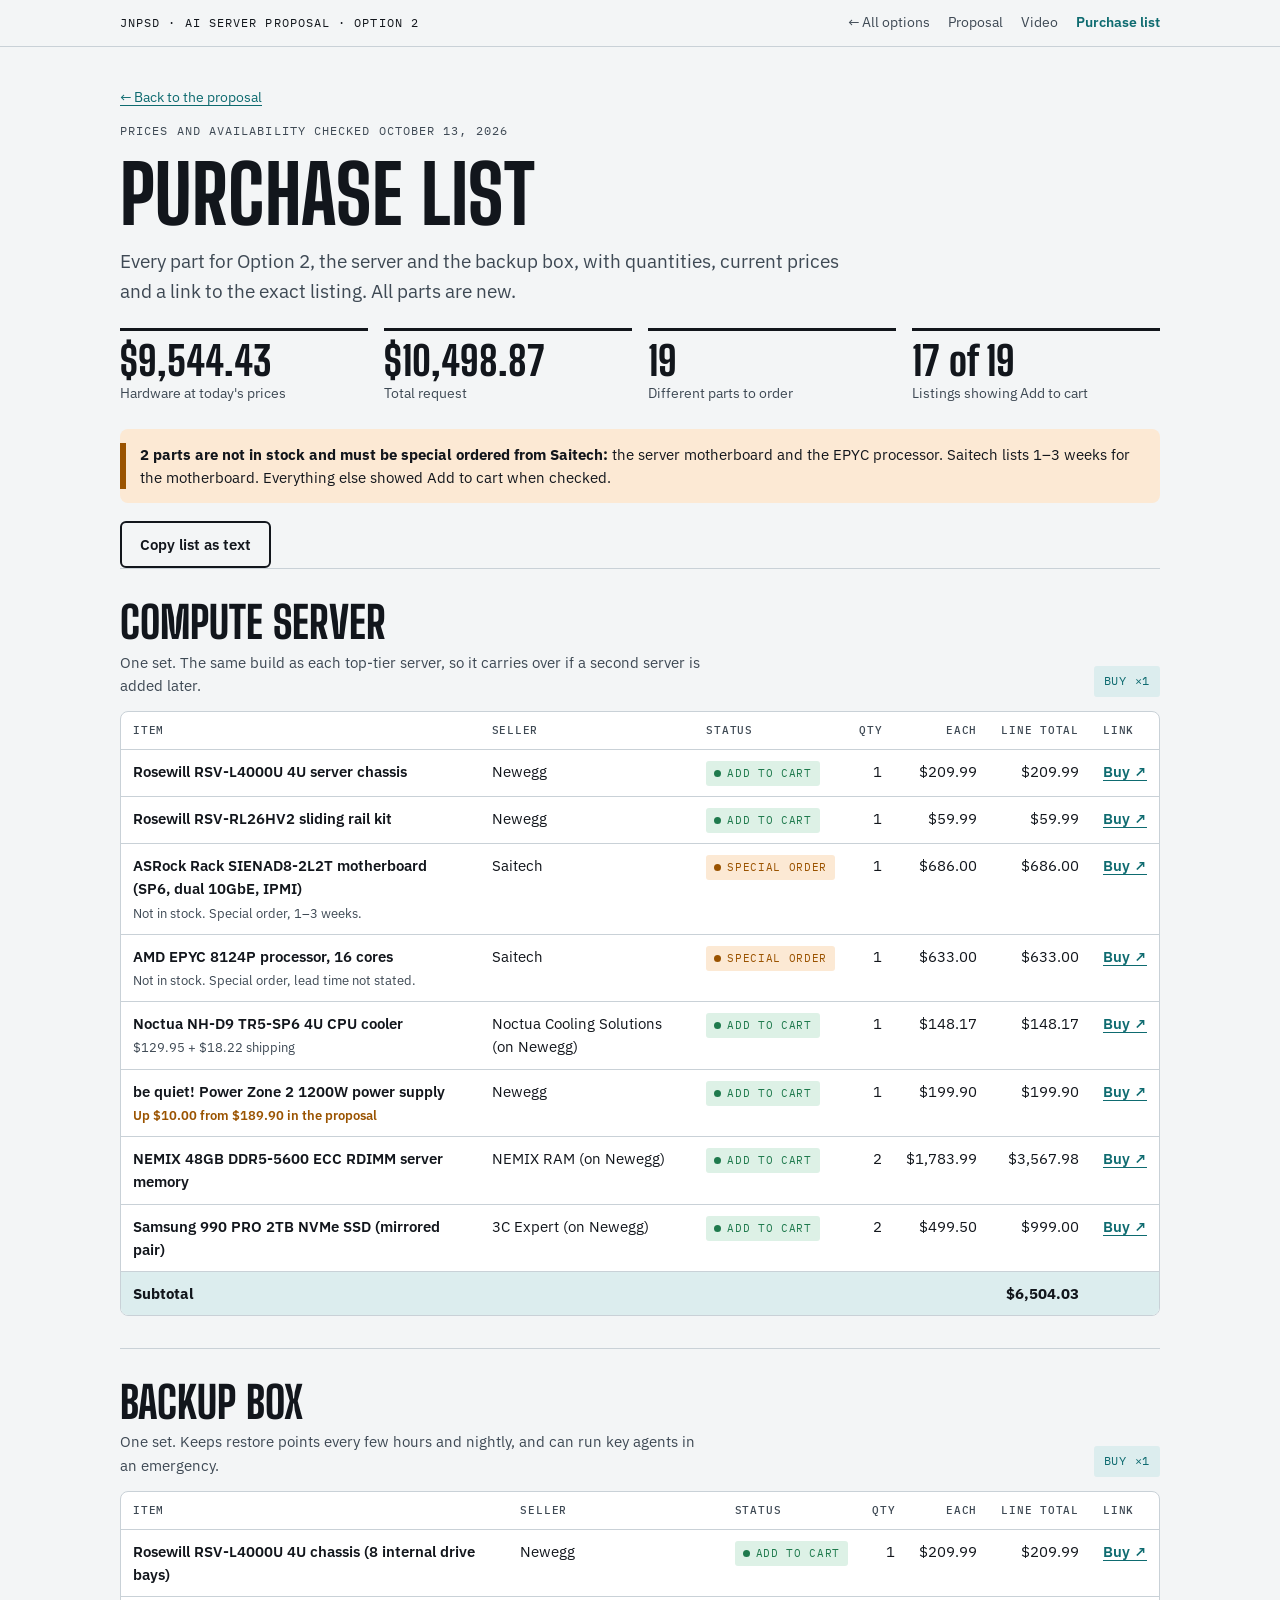
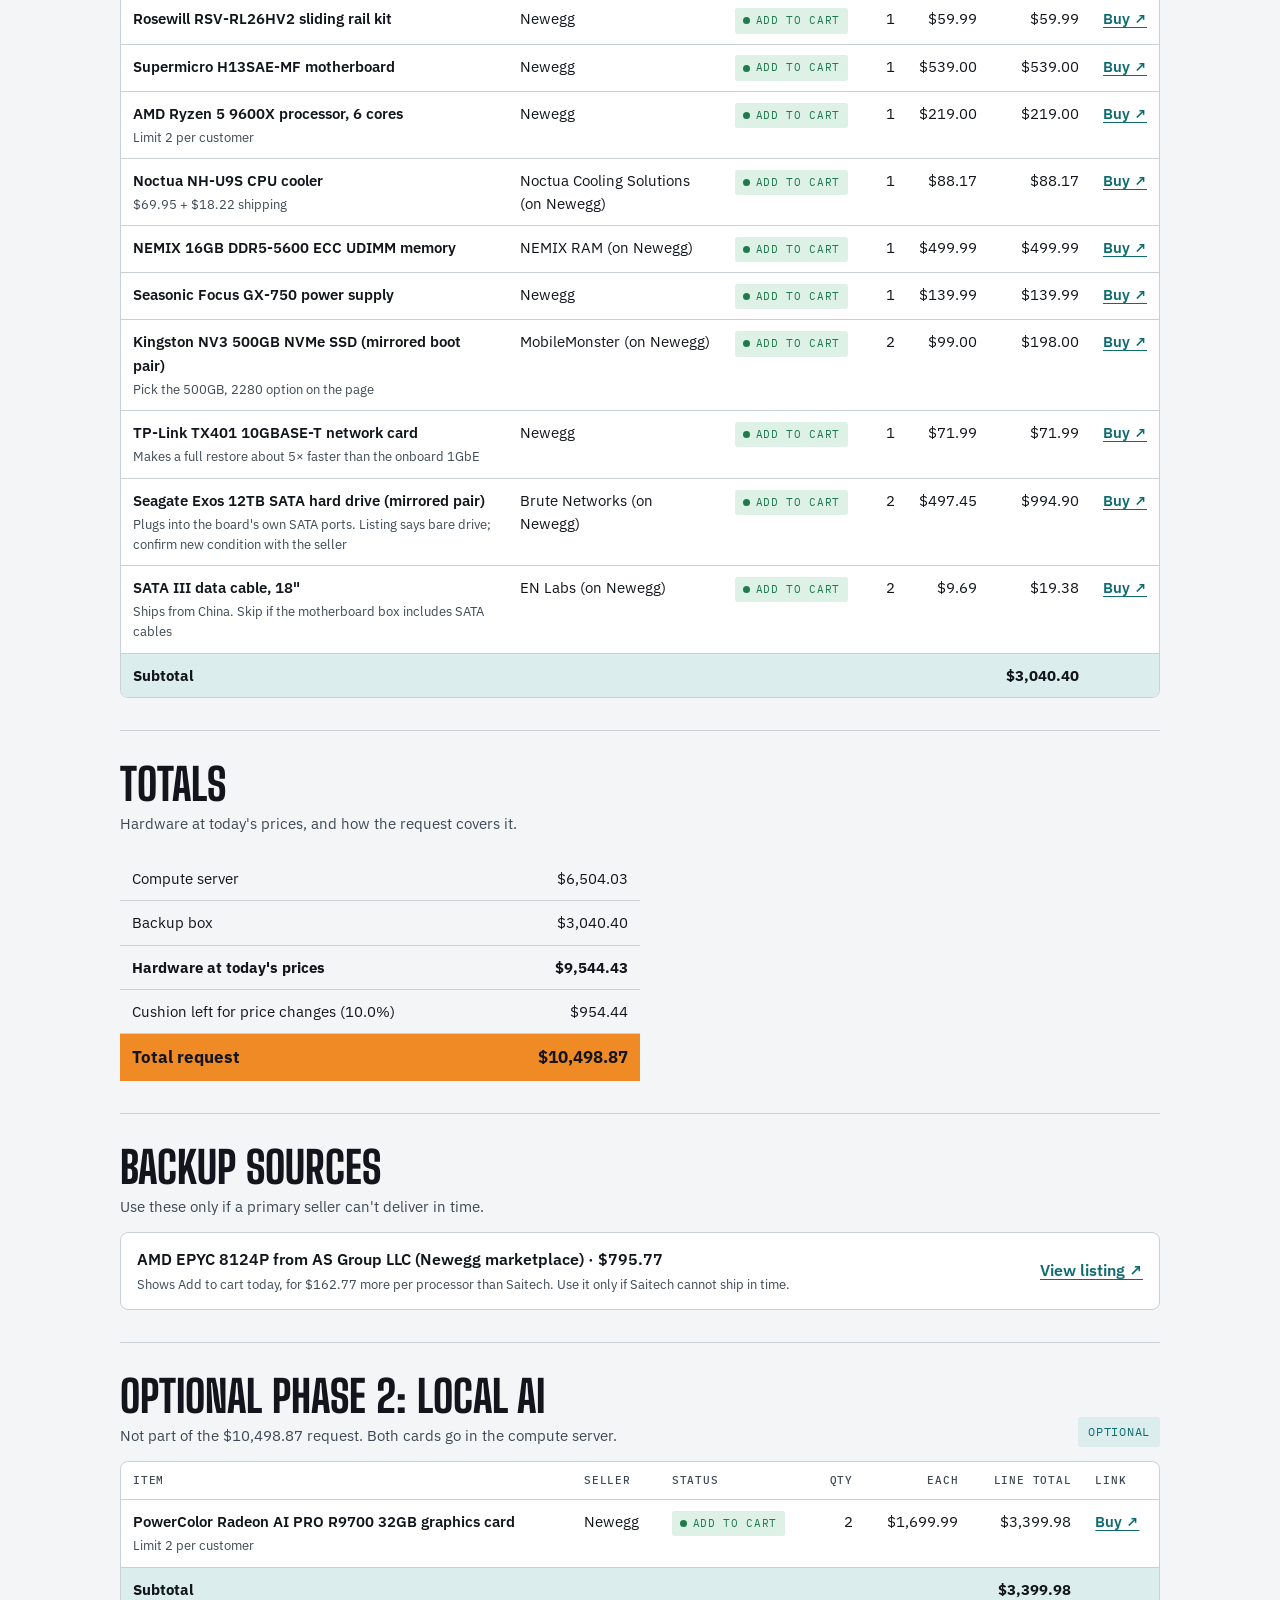
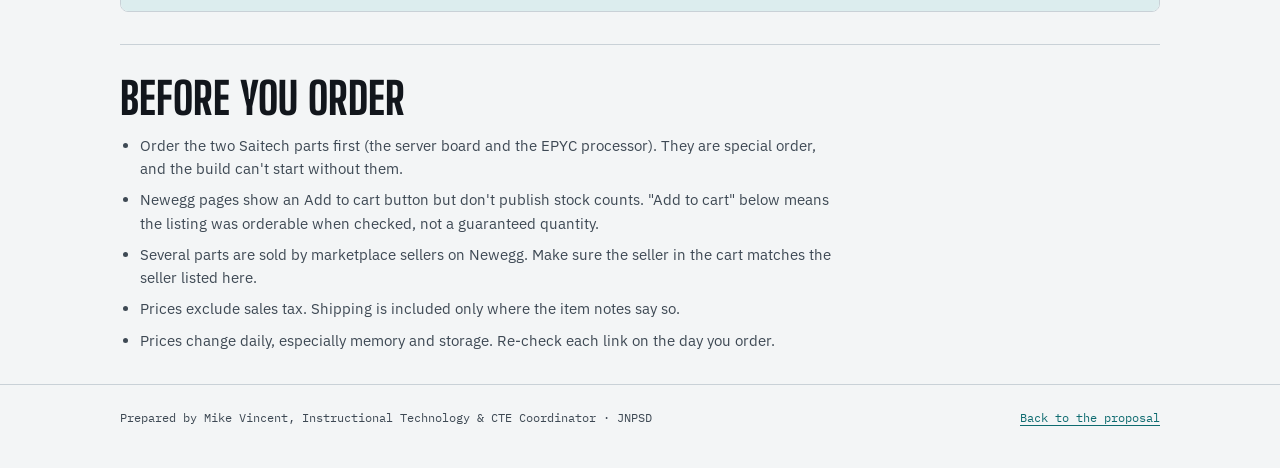
<file: option-2/purchase-list.html>
<!doctype html>
<html lang="en">
<head>
<meta charset="utf-8">
<meta name="viewport" content="width=device-width, initial-scale=1, viewport-fit=cover">
<title>JNPSD AI Server Option 2 Purchase List</title>
<link rel="preconnect" href="https://fonts.googleapis.com">
<link rel="preconnect" href="https://fonts.gstatic.com" crossorigin>
<link rel="stylesheet" href="https://fonts.googleapis.com/css2?family=Big+Shoulders+Display:wght@700;800&family=IBM+Plex+Mono:wght@500&family=IBM+Plex+Sans:wght@400;500;600;700&display=swap">
<link rel="stylesheet" href="site.css">
<style>
  :root { padding-top: env(safe-area-inset-top, 0px); padding-bottom: env(safe-area-inset-bottom, 0px); }
  .head { padding-block: 40px 24px; display: flex; flex-direction: column; gap: 14px; }
  .head h1 { font-size: clamp(44px, 7vw, 80px); }
  .summary { display: grid; grid-template-columns: repeat(4, minmax(0, 1fr)); gap: 16px; margin-top: 8px; }
  .stat { border-top: 3px solid var(--ink); padding-top: 10px; display: flex; flex-direction: column; gap: 2px; min-width: 0; }
  .stat .v { font-family: var(--f-display); font-weight: 800; font-size: 40px; line-height: 1; font-variant-numeric: tabular-nums; }
  .stat .l { font-size: 14px; color: var(--ink-2); }
  @media (max-width: 760px) { .summary { grid-template-columns: repeat(2, minmax(0, 1fr)); } }

  .alert { display: grid; grid-template-columns: 6px minmax(0, 1fr); gap: 14px; background: var(--warn-soft); color: var(--ink); border-radius: 8px; padding: 14px 16px 14px 0; overflow: hidden; }
  .alert::before { content: ''; background: var(--warn); }
  .alert p { max-width: none; font-size: 15px; }

  .toolbar { display: flex; gap: 12px; flex-wrap: wrap; align-items: center; margin-top: 4px; }
  .toolbar .msg { font-size: 14px; color: var(--ink-2); }

  .group { padding-block: 32px; border-top: 1px solid var(--rule); }
  .group-head { display: flex; justify-content: space-between; align-items: end; gap: 16px; flex-wrap: wrap; margin-bottom: 14px; }
  .group-head h2 { font-size: clamp(30px, 4.5vw, 44px); }
  .group-head p { color: var(--ink-2); font-size: 15px; margin-top: 6px; }
  .mult { font-family: var(--f-mono); font-size: 12px; letter-spacing: 0.06em; text-transform: uppercase; background: var(--teal-soft); color: var(--teal); padding: 6px 10px; border-radius: 3px; white-space: nowrap; }

  table.parts { min-width: 760px; background: var(--surface); border: 1px solid var(--rule); border-radius: 8px; border-collapse: separate; border-spacing: 0; overflow: hidden; }
  table.parts td { font-size: 15px; }
  table.parts tr:last-child td { border-bottom: none; }
  .item-name { font-weight: 600; }
  .item-sub { font-size: 13px; color: var(--ink-2); margin-top: 3px; }
  .item-changed { font-size: 13px; color: var(--warn); margin-top: 3px; font-weight: 600; }
  .buy { display: inline-flex; align-items: center; gap: 6px; font-weight: 600; white-space: nowrap; }
  .subtotal td { background: var(--teal-soft); font-weight: 700; }

  .totals { margin-top: 8px; max-width: 520px; }
  .totals tr.total td { font-size: 17px; }

  .alts { display: flex; flex-direction: column; gap: 12px; }
  .alt { border: 1px solid var(--rule); border-radius: 8px; background: var(--surface); padding: 14px 16px; display: flex; justify-content: space-between; gap: 16px; flex-wrap: wrap; align-items: center; }
  .alt > div { min-width: 0; flex: 1 1 360px; }
  .notes { margin: 0; padding-left: 20px; display: flex; flex-direction: column; gap: 8px; color: var(--ink-2); font-size: 15px; max-width: 80ch; }
  .back { font-size: 14px; }
</style>
</head>
<body>
<header class="topbar">
  <div class="wrap">
    <a class="brand" href="index.html">JNPSD · AI server proposal · Option 2</a>
    <nav class="nav" aria-label="Pages">
      <a href="../">← All options</a>
      <a href="index.html">Proposal</a>
      <a href="index.html#video">Video</a>
      <a class="cta-link" href="#top" aria-current="page">Purchase list</a>
    </nav>
  </div>
</header>

<main id="top" class="wrap">
  <div class="head">
    <a class="back" href="index.html">← Back to the proposal</a>
    <div class="eyebrow" id="checked">Prices and availability checked</div>
    <h1>Purchase list</h1>
    <p class="lede">Every part for Option 2, the server and the backup box, with quantities, current prices and a link to the exact listing. All parts are new.</p>
    <div class="summary" id="summary"></div>
  </div>

  <div class="alert" role="note"><p id="alert-text"></p></div>

  <div class="toolbar" style="margin-top: 18px">
    <button class="btn btn-ghost" id="copy-btn" type="button">Copy list as text</button>
    <span class="msg" id="copy-msg" aria-live="polite"></span>
  </div>
  <textarea id="copy-fallback" aria-label="Purchase list as text" readonly hidden style="width: 100%; min-height: 220px; margin-top: 12px; font-family: var(--f-mono); font-size: 12px; background: var(--surface); color: var(--ink); border: 1px solid var(--rule); border-radius: 6px; padding: 10px"></textarea>

  <div id="groups"></div>

  <section class="group" aria-labelledby="totals-h">
    <div class="group-head"><div><h2 id="totals-h">Totals</h2><p>Hardware at today's prices, and how the request covers it.</p></div></div>
    <div class="table-scroll"><table class="totals"><tbody id="totals"></tbody></table></div>
  </section>

  <section class="group" aria-labelledby="alts-h">
    <div class="group-head"><div><h2 id="alts-h">Backup sources</h2><p>Use these only if a primary seller can't deliver in time.</p></div></div>
    <div class="alts" id="alts"></div>
  </section>

  <div id="option"></div>

  <section class="group" aria-labelledby="notes-h">
    <div class="group-head"><div><h2 id="notes-h">Before you order</h2></div></div>
    <ul class="notes">
      <li>Order the two Saitech parts first (the server board and the EPYC processor). They are special order, and the build can't start without them.</li>
      <li>Newegg pages show an Add to cart button but don't publish stock counts. "Add to cart" below means the listing was orderable when checked, not a guaranteed quantity.</li>
      <li>Several parts are sold by marketplace sellers on Newegg. Make sure the seller in the cart matches the seller listed here.</li>
      <li>Prices exclude sales tax. Shipping is included only where the item notes say so.</li>
      <li>Prices change daily, especially memory and storage. Re-check each link on the day you order.</li>
    </ul>
  </section>
</main>

<footer class="footer">
  <div class="wrap">
    <span>Prepared by Mike Vincent, Instructional Technology &amp; CTE Coordinator · JNPSD</span>
    <a href="index.html">Back to the proposal</a>
  </div>
</footer>

<script src="parts.js"></script>
<script>
(function () {
  const P = window.PARTS;
  const money = (n) => '$' + n.toLocaleString('en-US', { minimumFractionDigits: 2, maximumFractionDigits: 2 });
  const esc = (s) => String(s).replace(/[&<>"]/g, (c) => ({ '&': '&amp;', '<': '&lt;', '>': '&gt;', '"': '&quot;' }[c]));
  const sum = (g) => g.items.reduce((a, i) => a + i.qty * i.price, 0);
  const chip = (i) => i.status === 'special'
    ? '<span class="chip chip-warn">Special order</span>'
    : '<span class="chip chip-ok">Add to cart</span>';

  document.getElementById('checked').textContent = 'Prices and availability checked ' + P.checked;

  const hardware = P.groups.reduce((a, g) => a + sum(g) * g.multiplier, 0);
  const lines = P.groups.reduce((a, g) => a + g.items.length, 0);
  const special = P.groups.flatMap((g) => g.items).filter((i) => i.status === 'special');
  const specialUnits = P.groups.reduce((a, g) => a + g.items.filter((i) => i.status === 'special').reduce((b, i) => b + i.qty * g.multiplier, 0), 0);

  document.getElementById('summary').innerHTML = [
    [money(hardware), 'Hardware at today\'s prices'],
    [money(P.request), 'Total request'],
    [String(lines), 'Different parts to order'],
    [String(lines - special.length) + ' of ' + lines, 'Listings showing Add to cart'],
  ].map(([v, l]) => `<div class="stat"><div class="v">${v}</div><div class="l">${l}</div></div>`).join('');

  document.getElementById('alert-text').innerHTML =
    `<strong>${special.length} parts are not in stock and must be special ordered from Saitech:</strong> the server motherboard and the EPYC processor. Saitech lists 1–3 weeks for the motherboard. Everything else showed Add to cart when checked.`;

  const groupsEl = document.getElementById('groups');
  P.groups.forEach((g) => groupsEl.insertAdjacentHTML('beforeend', groupHTML(g, true)));

  function groupHTML(g, inRequest) {
    const per = sum(g);
    const rows = g.items.map((i) => `
      <tr>
        <td><div class="item-name">${esc(i.name)}</div>
          ${i.detail ? `<div class="item-sub">${esc(i.detail)}</div>` : ''}
          ${i.lead ? `<div class="item-sub">${esc(i.lead)}</div>` : ''}
          ${i.changed ? `<div class="item-changed">${esc(i.changed)}</div>` : ''}</td>
        <td>${esc(i.seller)}</td>
        <td>${chip(i)}</td>
        <td class="r">${i.qty}</td>
        <td class="r">${money(i.price)}</td>
        <td class="r">${money(i.qty * i.price)}</td>
        <td><a class="buy" href="${esc(i.url)}" target="_blank" rel="noopener">Buy ↗</a></td>
      </tr>`).join('');
    const multRow = g.multiplier > 1
      ? `<tr class="subtotal"><td colspan="5">× ${g.multiplier} servers</td><td class="r">${money(per * g.multiplier)}</td><td></td></tr>` : '';
    return `
      <section class="group" id="${g.id}" aria-labelledby="${g.id}-h">
        <div class="group-head">
          <div><h2 id="${g.id}-h">${esc(g.name)}</h2><p>${esc(g.note)}</p></div>
          <span class="mult">${g.multiplier > 1 ? 'Buy ×' + g.multiplier : inRequest ? 'Buy ×1' : 'Optional'}</span>
        </div>
        <div class="table-scroll">
          <table class="parts">
            <thead><tr><th>Item</th><th>Seller</th><th>Status</th><th class="r">Qty</th><th class="r">Each</th><th class="r">Line total</th><th>Link</th></tr></thead>
            <tbody>${rows}
              <tr class="subtotal"><td colspan="5">${g.multiplier > 1 ? 'Per server' : 'Subtotal'}</td><td class="r">${money(per)}</td><td></td></tr>
              ${multRow}
            </tbody>
          </table>
        </div>
      </section>`;
  }

  const t = [];
  P.groups.forEach((g) => t.push(`<tr><td>${esc(g.name)}${g.multiplier > 1 ? ' × ' + g.multiplier : ''}</td><td class="r">${money(sum(g) * g.multiplier)}</td></tr>`));
  t.push(`<tr><td><strong>Hardware at today's prices</strong></td><td class="r"><strong>${money(hardware)}</strong></td></tr>`);
  t.push(`<tr><td>Cushion left for price changes (${((P.request - hardware) / hardware * 100).toFixed(1)}%)</td><td class="r">${money(P.request - hardware)}</td></tr>`);
  t.push(`<tr class="total"><td>Total request</td><td class="r">${money(P.request)}</td></tr>`);
  document.getElementById('totals').innerHTML = t.join('');

  document.getElementById('alts').innerHTML = P.alternates.map((a) => `
    <div class="alt"><div><div class="item-name">${esc(a.name)} · ${money(a.price)}</div><div class="item-sub">${esc(a.why)}</div></div>
    <a class="buy" href="${esc(a.url)}" target="_blank" rel="noopener">View listing ↗</a></div>`).join('');

  const o = P.option;
  document.getElementById('option').innerHTML = groupHTML(o, false);

  // plain-text version for a purchase order or an email
  function asText() {
    const out = [`JNPSD AI cluster purchase list (prices checked ${P.checked})`, ''];
    P.groups.concat([o]).forEach((g) => {
      out.push(`${g.name.toUpperCase()}${g.multiplier > 1 ? ` (buy x${g.multiplier}; quantities are per server)` : ''}${g === o ? ' [OPTIONAL, not in request]' : ''}`);
      g.items.forEach((i) => out.push(`- ${i.name} | qty ${i.qty} | ${money(i.price)} each | ${money(i.qty * i.price)} | ${i.seller}${i.status === 'special' ? ' | SPECIAL ORDER' : ''} | ${i.url}`));
      out.push(`  Subtotal: ${money(sum(g))}${g.multiplier > 1 ? ` per server, ${money(sum(g) * g.multiplier)} for ${g.multiplier}` : ''}`, '');
    });
    out.push(`Hardware at today's prices: ${money(hardware)}`, `Total request: ${money(P.request)}`);
    return out.join('\n');
  }
  const btn = document.getElementById('copy-btn'), msg = document.getElementById('copy-msg'), ta = document.getElementById('copy-fallback');
  btn.addEventListener('click', () => {
    const text = asText();
    const fallback = () => { ta.value = text; ta.hidden = false; ta.focus(); ta.select(); msg.textContent = 'Copying is blocked here. The list is selected below; press Ctrl+C or Cmd+C.'; };
    try {
      navigator.clipboard.writeText(text).then(() => { msg.textContent = 'Copied. Paste it into a purchase request or an email.'; }, fallback);
    } catch (e) { fallback(); }
  });
})();
</script>
</body>
</html>
</file>
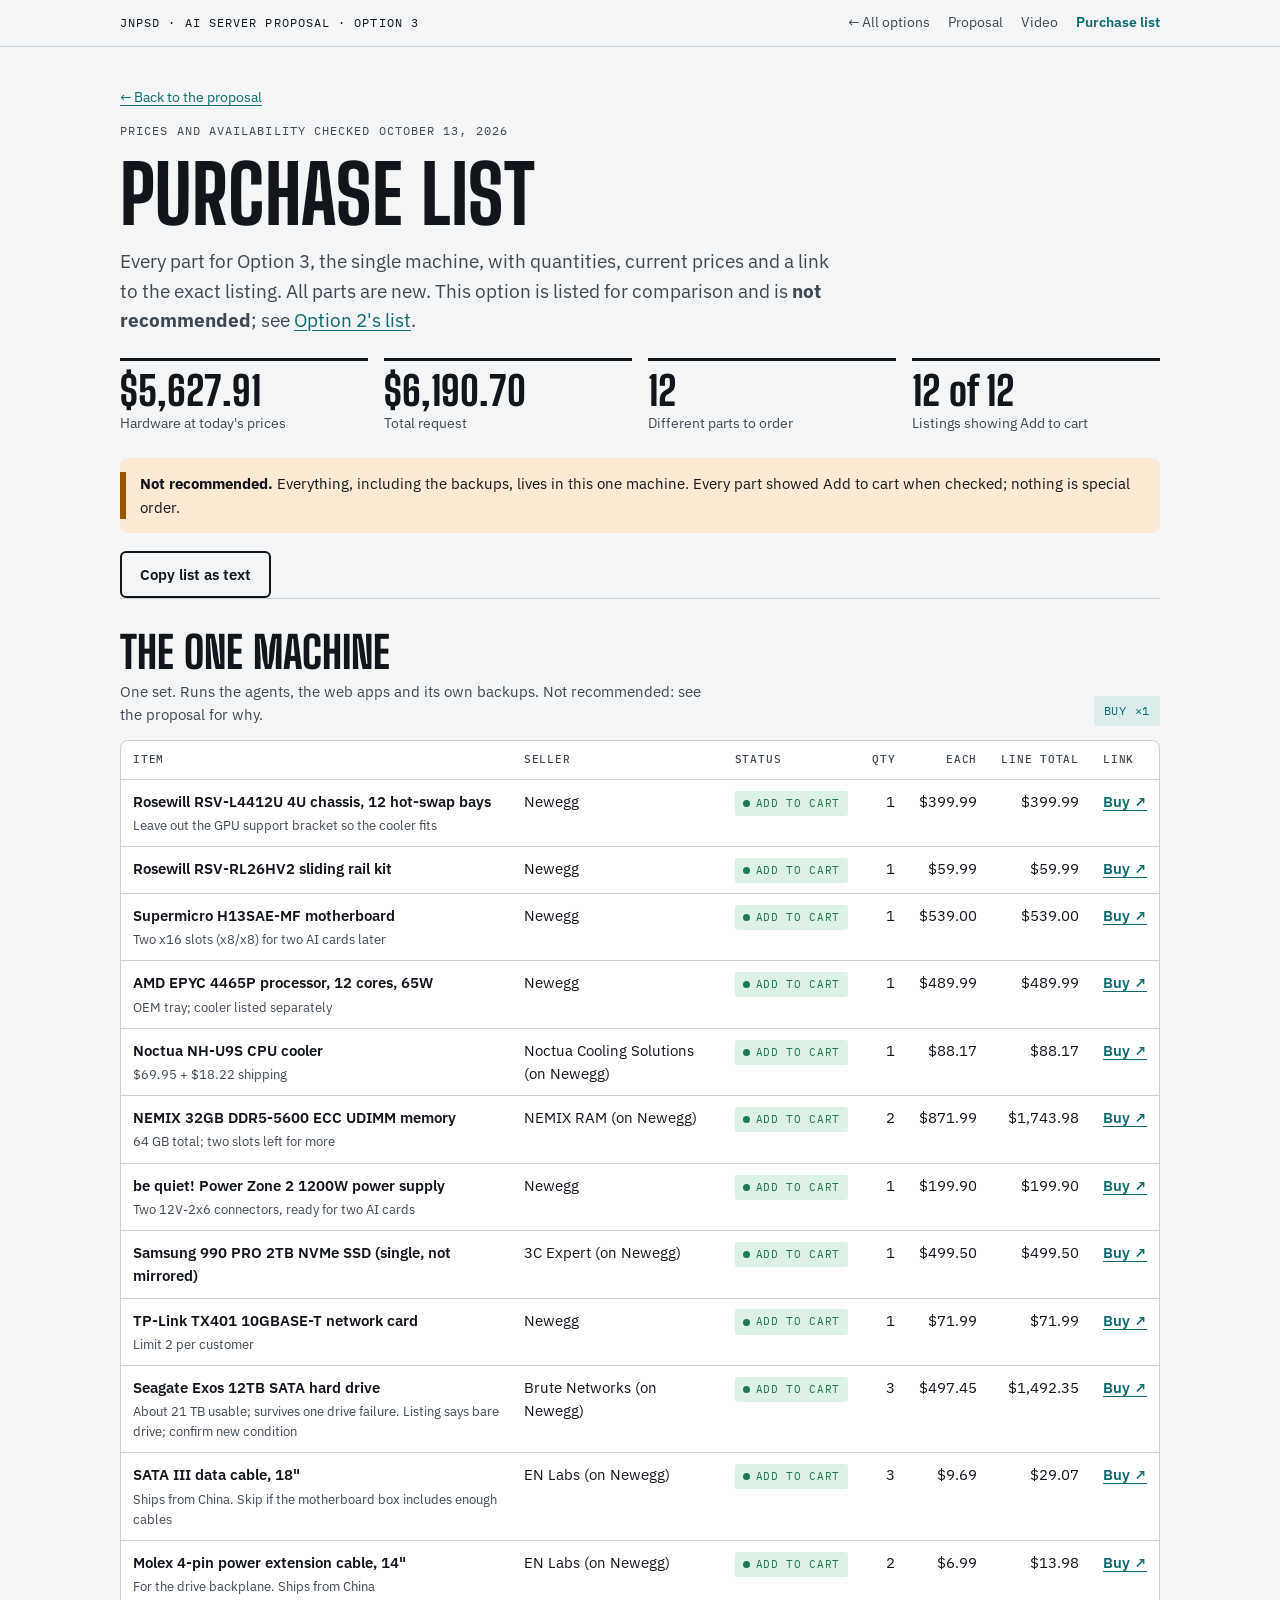
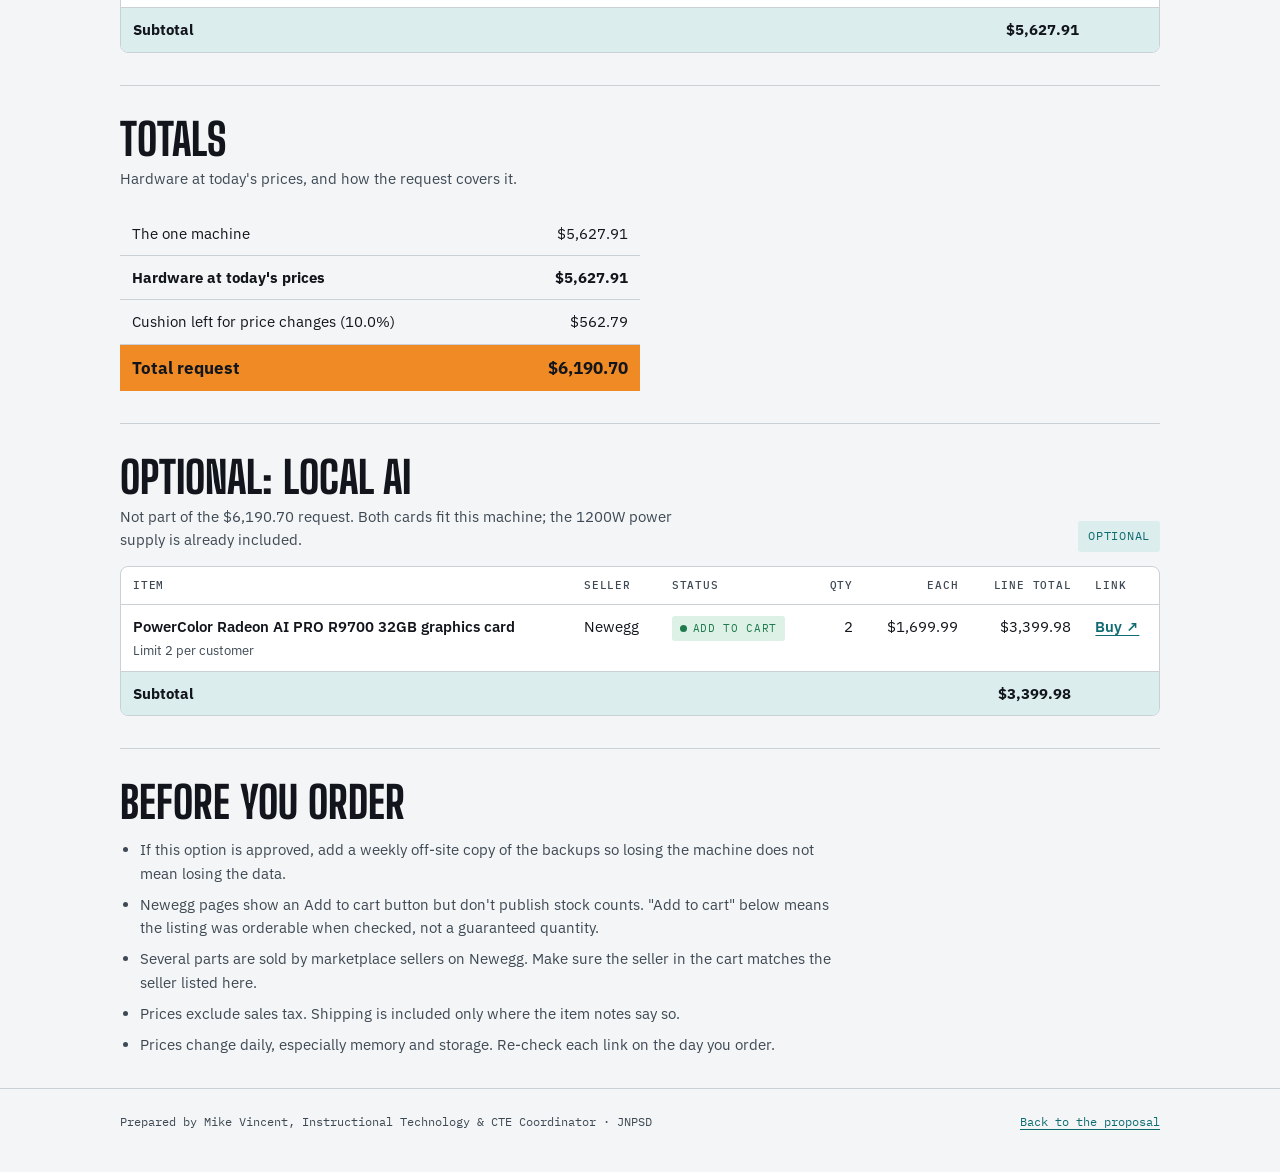
<file: option-3/purchase-list.html>
<!doctype html>
<html lang="en">
<head>
<meta charset="utf-8">
<meta name="viewport" content="width=device-width, initial-scale=1, viewport-fit=cover">
<title>JNPSD AI Server Option 3 Purchase List</title>
<link rel="preconnect" href="https://fonts.googleapis.com">
<link rel="preconnect" href="https://fonts.gstatic.com" crossorigin>
<link rel="stylesheet" href="https://fonts.googleapis.com/css2?family=Big+Shoulders+Display:wght@700;800&family=IBM+Plex+Mono:wght@500&family=IBM+Plex+Sans:wght@400;500;600;700&display=swap">
<link rel="stylesheet" href="site.css">
<style>
  :root { padding-top: env(safe-area-inset-top, 0px); padding-bottom: env(safe-area-inset-bottom, 0px); }
  .head { padding-block: 40px 24px; display: flex; flex-direction: column; gap: 14px; }
  .head h1 { font-size: clamp(44px, 7vw, 80px); }
  .summary { display: grid; grid-template-columns: repeat(4, minmax(0, 1fr)); gap: 16px; margin-top: 8px; }
  .stat { border-top: 3px solid var(--ink); padding-top: 10px; display: flex; flex-direction: column; gap: 2px; min-width: 0; }
  .stat .v { font-family: var(--f-display); font-weight: 800; font-size: 40px; line-height: 1; font-variant-numeric: tabular-nums; }
  .stat .l { font-size: 14px; color: var(--ink-2); }
  @media (max-width: 760px) { .summary { grid-template-columns: repeat(2, minmax(0, 1fr)); } }

  .alert { display: grid; grid-template-columns: 6px minmax(0, 1fr); gap: 14px; background: var(--warn-soft); color: var(--ink); border-radius: 8px; padding: 14px 16px 14px 0; overflow: hidden; }
  .alert::before { content: ''; background: var(--warn); }
  .alert p { max-width: none; font-size: 15px; }

  .toolbar { display: flex; gap: 12px; flex-wrap: wrap; align-items: center; margin-top: 4px; }
  .toolbar .msg { font-size: 14px; color: var(--ink-2); }

  .group { padding-block: 32px; border-top: 1px solid var(--rule); }
  .group-head { display: flex; justify-content: space-between; align-items: end; gap: 16px; flex-wrap: wrap; margin-bottom: 14px; }
  .group-head h2 { font-size: clamp(30px, 4.5vw, 44px); }
  .group-head p { color: var(--ink-2); font-size: 15px; margin-top: 6px; }
  .mult { font-family: var(--f-mono); font-size: 12px; letter-spacing: 0.06em; text-transform: uppercase; background: var(--teal-soft); color: var(--teal); padding: 6px 10px; border-radius: 3px; white-space: nowrap; }

  table.parts { min-width: 760px; background: var(--surface); border: 1px solid var(--rule); border-radius: 8px; border-collapse: separate; border-spacing: 0; overflow: hidden; }
  table.parts td { font-size: 15px; }
  table.parts tr:last-child td { border-bottom: none; }
  .item-name { font-weight: 600; }
  .item-sub { font-size: 13px; color: var(--ink-2); margin-top: 3px; }
  .item-changed { font-size: 13px; color: var(--warn); margin-top: 3px; font-weight: 600; }
  .buy { display: inline-flex; align-items: center; gap: 6px; font-weight: 600; white-space: nowrap; }
  .subtotal td { background: var(--teal-soft); font-weight: 700; }

  .totals { margin-top: 8px; max-width: 520px; }
  .totals tr.total td { font-size: 17px; }

  .alts { display: flex; flex-direction: column; gap: 12px; }
  .alt { border: 1px solid var(--rule); border-radius: 8px; background: var(--surface); padding: 14px 16px; display: flex; justify-content: space-between; gap: 16px; flex-wrap: wrap; align-items: center; }
  .alt > div { min-width: 0; flex: 1 1 360px; }
  .notes { margin: 0; padding-left: 20px; display: flex; flex-direction: column; gap: 8px; color: var(--ink-2); font-size: 15px; max-width: 80ch; }
  .back { font-size: 14px; }
</style>
</head>
<body>
<header class="topbar">
  <div class="wrap">
    <a class="brand" href="index.html">JNPSD · AI server proposal · Option 3</a>
    <nav class="nav" aria-label="Pages">
      <a href="../">← All options</a>
      <a href="index.html">Proposal</a>
      <a href="index.html#video">Video</a>
      <a class="cta-link" href="#top" aria-current="page">Purchase list</a>
    </nav>
  </div>
</header>

<main id="top" class="wrap">
  <div class="head">
    <a class="back" href="index.html">← Back to the proposal</a>
    <div class="eyebrow" id="checked">Prices and availability checked</div>
    <h1>Purchase list</h1>
    <p class="lede">Every part for Option 3, the single machine, with quantities, current prices and a link to the exact listing. All parts are new. This option is listed for comparison and is <strong>not recommended</strong>; see <a href="../option-2/purchase-list.html" target="_blank" rel="noopener">Option 2's list</a>.</p>
    <div class="summary" id="summary"></div>
  </div>

  <div class="alert" role="note"><p id="alert-text"></p></div>

  <div class="toolbar" style="margin-top: 18px">
    <button class="btn btn-ghost" id="copy-btn" type="button">Copy list as text</button>
    <span class="msg" id="copy-msg" aria-live="polite"></span>
  </div>
  <textarea id="copy-fallback" aria-label="Purchase list as text" readonly hidden style="width: 100%; min-height: 220px; margin-top: 12px; font-family: var(--f-mono); font-size: 12px; background: var(--surface); color: var(--ink); border: 1px solid var(--rule); border-radius: 6px; padding: 10px"></textarea>

  <div id="groups"></div>

  <section class="group" aria-labelledby="totals-h">
    <div class="group-head"><div><h2 id="totals-h">Totals</h2><p>Hardware at today's prices, and how the request covers it.</p></div></div>
    <div class="table-scroll"><table class="totals"><tbody id="totals"></tbody></table></div>
  </section>

  <section class="group" id="alts-section" aria-labelledby="alts-h">
    <div class="group-head"><div><h2 id="alts-h">Backup sources</h2><p>Use these only if a primary seller can't deliver in time.</p></div></div>
    <div class="alts" id="alts"></div>
  </section>

  <div id="option"></div>

  <section class="group" aria-labelledby="notes-h">
    <div class="group-head"><div><h2 id="notes-h">Before you order</h2></div></div>
    <ul class="notes">
      <li>If this option is approved, add a weekly off-site copy of the backups so losing the machine does not mean losing the data.</li>
      <li>Newegg pages show an Add to cart button but don't publish stock counts. "Add to cart" below means the listing was orderable when checked, not a guaranteed quantity.</li>
      <li>Several parts are sold by marketplace sellers on Newegg. Make sure the seller in the cart matches the seller listed here.</li>
      <li>Prices exclude sales tax. Shipping is included only where the item notes say so.</li>
      <li>Prices change daily, especially memory and storage. Re-check each link on the day you order.</li>
    </ul>
  </section>
</main>

<footer class="footer">
  <div class="wrap">
    <span>Prepared by Mike Vincent, Instructional Technology &amp; CTE Coordinator · JNPSD</span>
    <a href="index.html">Back to the proposal</a>
  </div>
</footer>

<script src="parts.js"></script>
<script>
(function () {
  const P = window.PARTS;
  const money = (n) => '$' + n.toLocaleString('en-US', { minimumFractionDigits: 2, maximumFractionDigits: 2 });
  const esc = (s) => String(s).replace(/[&<>"]/g, (c) => ({ '&': '&amp;', '<': '&lt;', '>': '&gt;', '"': '&quot;' }[c]));
  const sum = (g) => g.items.reduce((a, i) => a + i.qty * i.price, 0);
  const chip = (i) => i.status === 'special'
    ? '<span class="chip chip-warn">Special order</span>'
    : '<span class="chip chip-ok">Add to cart</span>';

  document.getElementById('checked').textContent = 'Prices and availability checked ' + P.checked;

  const hardware = P.groups.reduce((a, g) => a + sum(g) * g.multiplier, 0);
  const lines = P.groups.reduce((a, g) => a + g.items.length, 0);
  const special = P.groups.flatMap((g) => g.items).filter((i) => i.status === 'special');
  const specialUnits = P.groups.reduce((a, g) => a + g.items.filter((i) => i.status === 'special').reduce((b, i) => b + i.qty * g.multiplier, 0), 0);

  document.getElementById('summary').innerHTML = [
    [money(hardware), 'Hardware at today\'s prices'],
    [money(P.request), 'Total request'],
    [String(lines), 'Different parts to order'],
    [String(lines - special.length) + ' of ' + lines, 'Listings showing Add to cart'],
  ].map(([v, l]) => `<div class="stat"><div class="v">${v}</div><div class="l">${l}</div></div>`).join('');

  document.getElementById('alert-text').innerHTML = special.length === 0 ? '<strong>Not recommended.</strong> Everything, including the backups, lives in this one machine. Every part showed Add to cart when checked; nothing is special order.' :
    `<strong>${special.length} parts are not in stock and must be special ordered from Saitech:</strong> the server motherboard and the EPYC processor. Saitech lists 1–3 weeks for the motherboard. Everything else showed Add to cart when checked.`;

  const groupsEl = document.getElementById('groups');
  P.groups.forEach((g) => groupsEl.insertAdjacentHTML('beforeend', groupHTML(g, true)));

  function groupHTML(g, inRequest) {
    const per = sum(g);
    const rows = g.items.map((i) => `
      <tr>
        <td><div class="item-name">${esc(i.name)}</div>
          ${i.detail ? `<div class="item-sub">${esc(i.detail)}</div>` : ''}
          ${i.lead ? `<div class="item-sub">${esc(i.lead)}</div>` : ''}
          ${i.changed ? `<div class="item-changed">${esc(i.changed)}</div>` : ''}</td>
        <td>${esc(i.seller)}</td>
        <td>${chip(i)}</td>
        <td class="r">${i.qty}</td>
        <td class="r">${money(i.price)}</td>
        <td class="r">${money(i.qty * i.price)}</td>
        <td><a class="buy" href="${esc(i.url)}" target="_blank" rel="noopener">Buy ↗</a></td>
      </tr>`).join('');
    const multRow = g.multiplier > 1
      ? `<tr class="subtotal"><td colspan="5">× ${g.multiplier} servers</td><td class="r">${money(per * g.multiplier)}</td><td></td></tr>` : '';
    return `
      <section class="group" id="${g.id}" aria-labelledby="${g.id}-h">
        <div class="group-head">
          <div><h2 id="${g.id}-h">${esc(g.name)}</h2><p>${esc(g.note)}</p></div>
          <span class="mult">${g.multiplier > 1 ? 'Buy ×' + g.multiplier : inRequest ? 'Buy ×1' : 'Optional'}</span>
        </div>
        <div class="table-scroll">
          <table class="parts">
            <thead><tr><th>Item</th><th>Seller</th><th>Status</th><th class="r">Qty</th><th class="r">Each</th><th class="r">Line total</th><th>Link</th></tr></thead>
            <tbody>${rows}
              <tr class="subtotal"><td colspan="5">${g.multiplier > 1 ? 'Per server' : 'Subtotal'}</td><td class="r">${money(per)}</td><td></td></tr>
              ${multRow}
            </tbody>
          </table>
        </div>
      </section>`;
  }

  const t = [];
  P.groups.forEach((g) => t.push(`<tr><td>${esc(g.name)}${g.multiplier > 1 ? ' × ' + g.multiplier : ''}</td><td class="r">${money(sum(g) * g.multiplier)}</td></tr>`));
  t.push(`<tr><td><strong>Hardware at today's prices</strong></td><td class="r"><strong>${money(hardware)}</strong></td></tr>`);
  t.push(`<tr><td>Cushion left for price changes (${((P.request - hardware) / hardware * 100).toFixed(1)}%)</td><td class="r">${money(P.request - hardware)}</td></tr>`);
  t.push(`<tr class="total"><td>Total request</td><td class="r">${money(P.request)}</td></tr>`);
  document.getElementById('totals').innerHTML = t.join('');

  document.getElementById('alts').innerHTML = P.alternates.map((a) => `
    <div class="alt"><div><div class="item-name">${esc(a.name)} · ${money(a.price)}</div><div class="item-sub">${esc(a.why)}</div></div>
    <a class="buy" href="${esc(a.url)}" target="_blank" rel="noopener">View listing ↗</a></div>`).join('');

  if (!P.alternates.length) document.getElementById('alts-section').hidden = true;
  const o = P.option;
  document.getElementById('option').innerHTML = groupHTML(o, false);

  // plain-text version for a purchase order or an email
  function asText() {
    const out = [`JNPSD AI cluster purchase list (prices checked ${P.checked})`, ''];
    P.groups.concat([o]).forEach((g) => {
      out.push(`${g.name.toUpperCase()}${g.multiplier > 1 ? ` (buy x${g.multiplier}; quantities are per server)` : ''}${g === o ? ' [OPTIONAL, not in request]' : ''}`);
      g.items.forEach((i) => out.push(`- ${i.name} | qty ${i.qty} | ${money(i.price)} each | ${money(i.qty * i.price)} | ${i.seller}${i.status === 'special' ? ' | SPECIAL ORDER' : ''} | ${i.url}`));
      out.push(`  Subtotal: ${money(sum(g))}${g.multiplier > 1 ? ` per server, ${money(sum(g) * g.multiplier)} for ${g.multiplier}` : ''}`, '');
    });
    out.push(`Hardware at today's prices: ${money(hardware)}`, `Total request: ${money(P.request)}`);
    return out.join('\n');
  }
  const btn = document.getElementById('copy-btn'), msg = document.getElementById('copy-msg'), ta = document.getElementById('copy-fallback');
  btn.addEventListener('click', () => {
    const text = asText();
    const fallback = () => { ta.value = text; ta.hidden = false; ta.focus(); ta.select(); msg.textContent = 'Copying is blocked here. The list is selected below; press Ctrl+C or Cmd+C.'; };
    try {
      navigator.clipboard.writeText(text).then(() => { msg.textContent = 'Copied. Paste it into a purchase request or an email.'; }, fallback);
    } catch (e) { fallback(); }
  });
})();
</script>
</body>
</html>
</file>
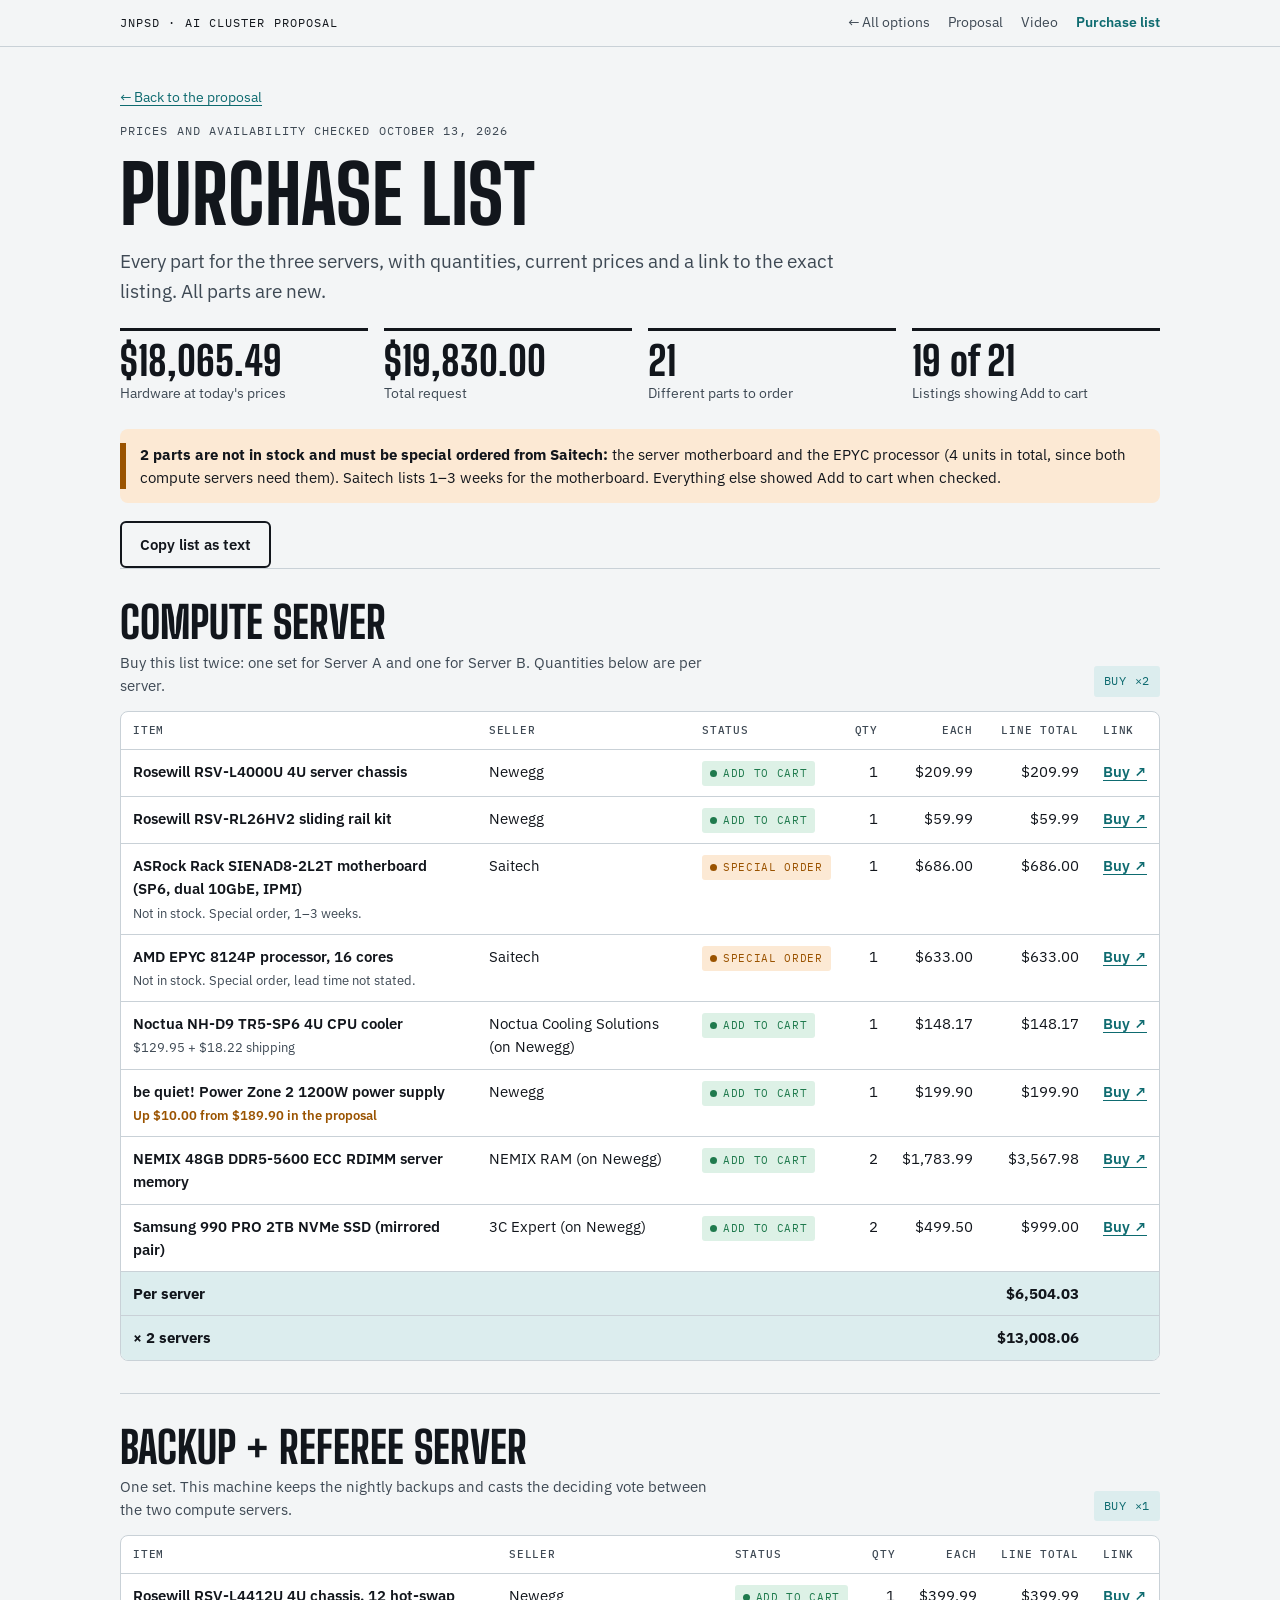
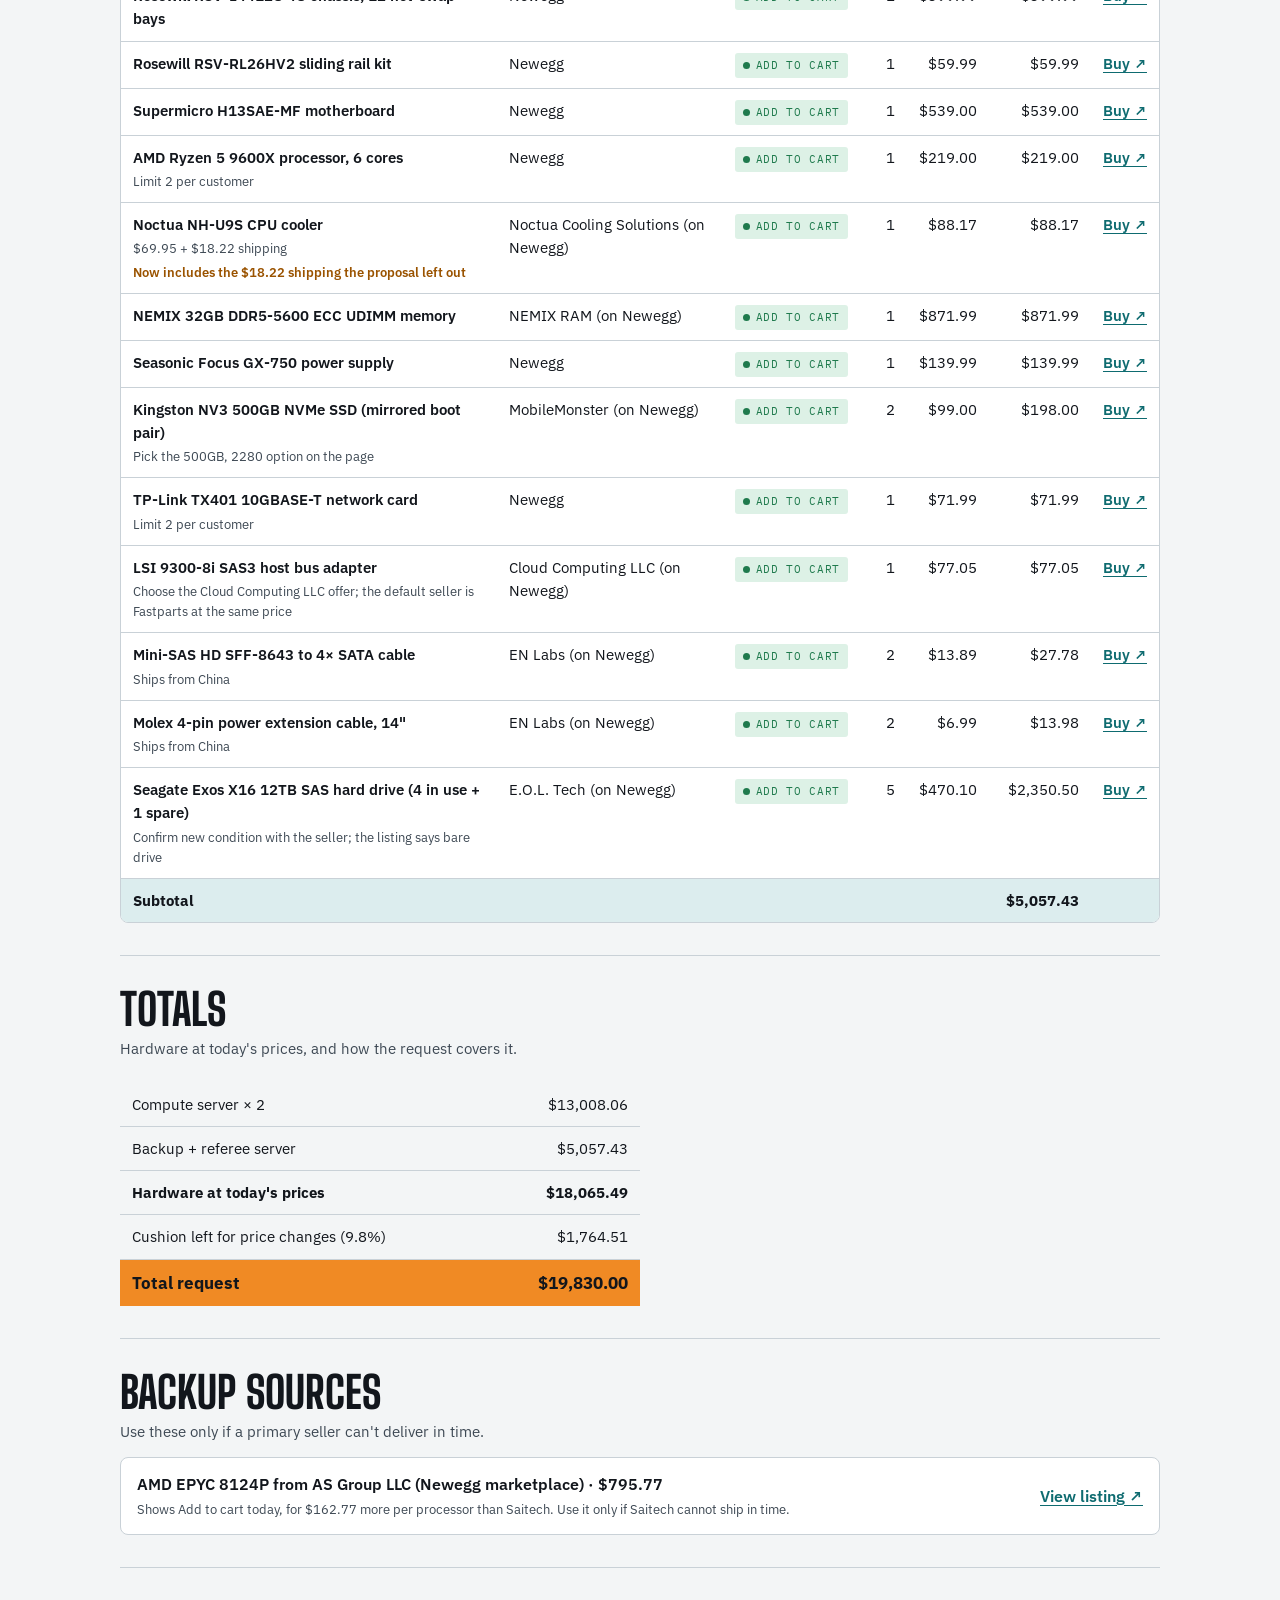
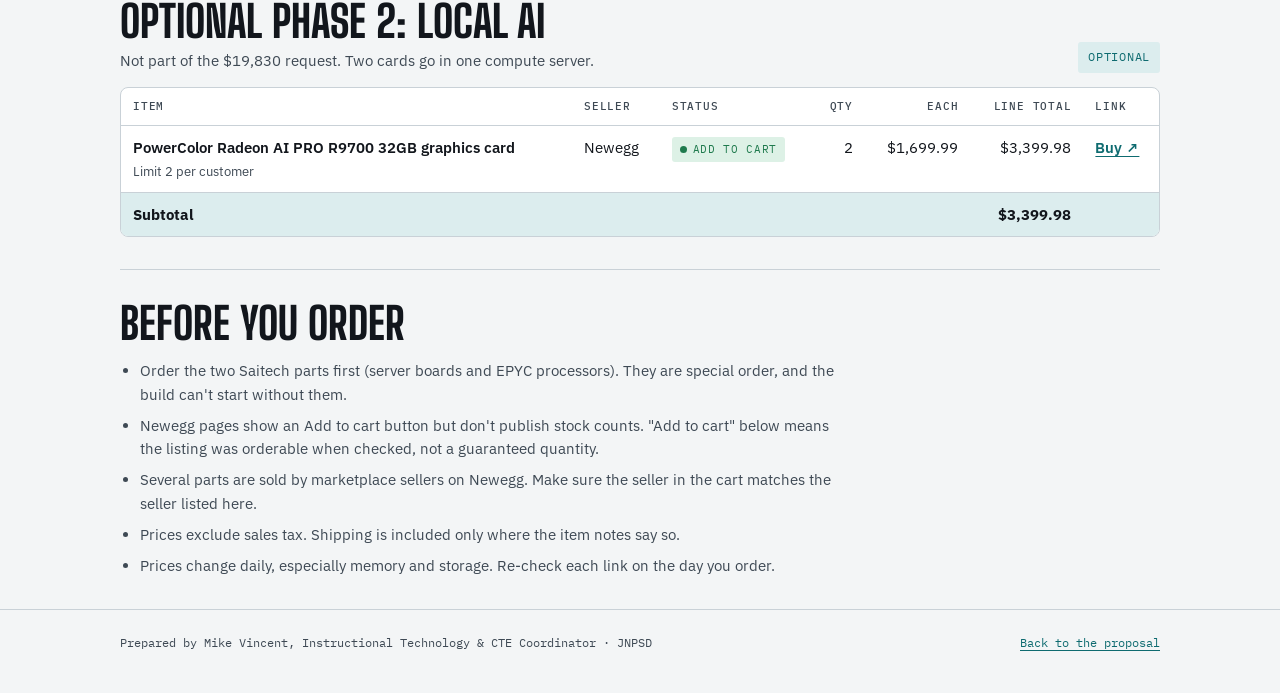
<file: top-tier/purchase-list.html>
<!doctype html>
<html lang="en">
<head>
<meta charset="utf-8">
<meta name="viewport" content="width=device-width, initial-scale=1, viewport-fit=cover">
<title>JNPSD AI Cluster Purchase List</title>
<link rel="preconnect" href="https://fonts.googleapis.com">
<link rel="preconnect" href="https://fonts.gstatic.com" crossorigin>
<link rel="stylesheet" href="https://fonts.googleapis.com/css2?family=Big+Shoulders+Display:wght@700;800&family=IBM+Plex+Mono:wght@500&family=IBM+Plex+Sans:wght@400;500;600;700&display=swap">
<link rel="stylesheet" href="site.css">
<style>
  :root { padding-top: env(safe-area-inset-top, 0px); padding-bottom: env(safe-area-inset-bottom, 0px); }
  .head { padding-block: 40px 24px; display: flex; flex-direction: column; gap: 14px; }
  .head h1 { font-size: clamp(44px, 7vw, 80px); }
  .summary { display: grid; grid-template-columns: repeat(4, minmax(0, 1fr)); gap: 16px; margin-top: 8px; }
  .stat { border-top: 3px solid var(--ink); padding-top: 10px; display: flex; flex-direction: column; gap: 2px; min-width: 0; }
  .stat .v { font-family: var(--f-display); font-weight: 800; font-size: 40px; line-height: 1; font-variant-numeric: tabular-nums; }
  .stat .l { font-size: 14px; color: var(--ink-2); }
  @media (max-width: 760px) { .summary { grid-template-columns: repeat(2, minmax(0, 1fr)); } }

  .alert { display: grid; grid-template-columns: 6px minmax(0, 1fr); gap: 14px; background: var(--warn-soft); color: var(--ink); border-radius: 8px; padding: 14px 16px 14px 0; overflow: hidden; }
  .alert::before { content: ''; background: var(--warn); }
  .alert p { max-width: none; font-size: 15px; }

  .toolbar { display: flex; gap: 12px; flex-wrap: wrap; align-items: center; margin-top: 4px; }
  .toolbar .msg { font-size: 14px; color: var(--ink-2); }

  .group { padding-block: 32px; border-top: 1px solid var(--rule); }
  .group-head { display: flex; justify-content: space-between; align-items: end; gap: 16px; flex-wrap: wrap; margin-bottom: 14px; }
  .group-head h2 { font-size: clamp(30px, 4.5vw, 44px); }
  .group-head p { color: var(--ink-2); font-size: 15px; margin-top: 6px; }
  .mult { font-family: var(--f-mono); font-size: 12px; letter-spacing: 0.06em; text-transform: uppercase; background: var(--teal-soft); color: var(--teal); padding: 6px 10px; border-radius: 3px; white-space: nowrap; }

  table.parts { min-width: 760px; background: var(--surface); border: 1px solid var(--rule); border-radius: 8px; border-collapse: separate; border-spacing: 0; overflow: hidden; }
  table.parts td { font-size: 15px; }
  table.parts tr:last-child td { border-bottom: none; }
  .item-name { font-weight: 600; }
  .item-sub { font-size: 13px; color: var(--ink-2); margin-top: 3px; }
  .item-changed { font-size: 13px; color: var(--warn); margin-top: 3px; font-weight: 600; }
  .buy { display: inline-flex; align-items: center; gap: 6px; font-weight: 600; white-space: nowrap; }
  .subtotal td { background: var(--teal-soft); font-weight: 700; }

  .totals { margin-top: 8px; max-width: 520px; }
  .totals tr.total td { font-size: 17px; }

  .alts { display: flex; flex-direction: column; gap: 12px; }
  .alt { border: 1px solid var(--rule); border-radius: 8px; background: var(--surface); padding: 14px 16px; display: flex; justify-content: space-between; gap: 16px; flex-wrap: wrap; align-items: center; }
  .alt > div { min-width: 0; flex: 1 1 360px; }
  .notes { margin: 0; padding-left: 20px; display: flex; flex-direction: column; gap: 8px; color: var(--ink-2); font-size: 15px; max-width: 80ch; }
  .back { font-size: 14px; }
</style>
</head>
<body>
<header class="topbar">
  <div class="wrap">
    <a class="brand" href="index.html">JNPSD · AI cluster proposal</a>
    <nav class="nav" aria-label="Pages">
      <a href="../">← All options</a>
      <a href="index.html">Proposal</a>
      <a href="index.html#video">Video</a>
      <a class="cta-link" href="#top" aria-current="page">Purchase list</a>
    </nav>
  </div>
</header>

<main id="top" class="wrap">
  <div class="head">
    <a class="back" href="index.html">← Back to the proposal</a>
    <div class="eyebrow" id="checked">Prices and availability checked</div>
    <h1>Purchase list</h1>
    <p class="lede">Every part for the three servers, with quantities, current prices and a link to the exact listing. All parts are new.</p>
    <div class="summary" id="summary"></div>
  </div>

  <div class="alert" role="note"><p id="alert-text"></p></div>

  <div class="toolbar" style="margin-top: 18px">
    <button class="btn btn-ghost" id="copy-btn" type="button">Copy list as text</button>
    <span class="msg" id="copy-msg" aria-live="polite"></span>
  </div>
  <textarea id="copy-fallback" aria-label="Purchase list as text" readonly hidden style="width: 100%; min-height: 220px; margin-top: 12px; font-family: var(--f-mono); font-size: 12px; background: var(--surface); color: var(--ink); border: 1px solid var(--rule); border-radius: 6px; padding: 10px"></textarea>

  <div id="groups"></div>

  <section class="group" aria-labelledby="totals-h">
    <div class="group-head"><div><h2 id="totals-h">Totals</h2><p>Hardware at today's prices, and how the request covers it.</p></div></div>
    <div class="table-scroll"><table class="totals"><tbody id="totals"></tbody></table></div>
  </section>

  <section class="group" aria-labelledby="alts-h">
    <div class="group-head"><div><h2 id="alts-h">Backup sources</h2><p>Use these only if a primary seller can't deliver in time.</p></div></div>
    <div class="alts" id="alts"></div>
  </section>

  <div id="option"></div>

  <section class="group" aria-labelledby="notes-h">
    <div class="group-head"><div><h2 id="notes-h">Before you order</h2></div></div>
    <ul class="notes">
      <li>Order the two Saitech parts first (server boards and EPYC processors). They are special order, and the build can't start without them.</li>
      <li>Newegg pages show an Add to cart button but don't publish stock counts. "Add to cart" below means the listing was orderable when checked, not a guaranteed quantity.</li>
      <li>Several parts are sold by marketplace sellers on Newegg. Make sure the seller in the cart matches the seller listed here.</li>
      <li>Prices exclude sales tax. Shipping is included only where the item notes say so.</li>
      <li>Prices change daily, especially memory and storage. Re-check each link on the day you order.</li>
    </ul>
  </section>
</main>

<footer class="footer">
  <div class="wrap">
    <span>Prepared by Mike Vincent, Instructional Technology &amp; CTE Coordinator · JNPSD</span>
    <a href="index.html">Back to the proposal</a>
  </div>
</footer>

<script src="parts.js"></script>
<script>
(function () {
  const P = window.PARTS;
  const money = (n) => '$' + n.toLocaleString('en-US', { minimumFractionDigits: 2, maximumFractionDigits: 2 });
  const esc = (s) => String(s).replace(/[&<>"]/g, (c) => ({ '&': '&amp;', '<': '&lt;', '>': '&gt;', '"': '&quot;' }[c]));
  const sum = (g) => g.items.reduce((a, i) => a + i.qty * i.price, 0);
  const chip = (i) => i.status === 'special'
    ? '<span class="chip chip-warn">Special order</span>'
    : '<span class="chip chip-ok">Add to cart</span>';

  document.getElementById('checked').textContent = 'Prices and availability checked ' + P.checked;

  const hardware = P.groups.reduce((a, g) => a + sum(g) * g.multiplier, 0);
  const lines = P.groups.reduce((a, g) => a + g.items.length, 0);
  const special = P.groups.flatMap((g) => g.items).filter((i) => i.status === 'special');
  const specialUnits = P.groups.reduce((a, g) => a + g.items.filter((i) => i.status === 'special').reduce((b, i) => b + i.qty * g.multiplier, 0), 0);

  document.getElementById('summary').innerHTML = [
    [money(hardware), 'Hardware at today\'s prices'],
    [money(P.request), 'Total request'],
    [String(lines), 'Different parts to order'],
    [String(lines - special.length) + ' of ' + lines, 'Listings showing Add to cart'],
  ].map(([v, l]) => `<div class="stat"><div class="v">${v}</div><div class="l">${l}</div></div>`).join('');

  document.getElementById('alert-text').innerHTML =
    `<strong>${special.length} parts are not in stock and must be special ordered from Saitech:</strong> the server motherboard and the EPYC processor (${specialUnits} units in total, since both compute servers need them). Saitech lists 1–3 weeks for the motherboard. Everything else showed Add to cart when checked.`;

  const groupsEl = document.getElementById('groups');
  P.groups.forEach((g) => groupsEl.insertAdjacentHTML('beforeend', groupHTML(g, true)));

  function groupHTML(g, inRequest) {
    const per = sum(g);
    const rows = g.items.map((i) => `
      <tr>
        <td><div class="item-name">${esc(i.name)}</div>
          ${i.detail ? `<div class="item-sub">${esc(i.detail)}</div>` : ''}
          ${i.lead ? `<div class="item-sub">${esc(i.lead)}</div>` : ''}
          ${i.changed ? `<div class="item-changed">${esc(i.changed)}</div>` : ''}</td>
        <td>${esc(i.seller)}</td>
        <td>${chip(i)}</td>
        <td class="r">${i.qty}</td>
        <td class="r">${money(i.price)}</td>
        <td class="r">${money(i.qty * i.price)}</td>
        <td><a class="buy" href="${esc(i.url)}" target="_blank" rel="noopener">Buy ↗</a></td>
      </tr>`).join('');
    const multRow = g.multiplier > 1
      ? `<tr class="subtotal"><td colspan="5">× ${g.multiplier} servers</td><td class="r">${money(per * g.multiplier)}</td><td></td></tr>` : '';
    return `
      <section class="group" id="${g.id}" aria-labelledby="${g.id}-h">
        <div class="group-head">
          <div><h2 id="${g.id}-h">${esc(g.name)}</h2><p>${esc(g.note)}</p></div>
          <span class="mult">${g.multiplier > 1 ? 'Buy ×' + g.multiplier : inRequest ? 'Buy ×1' : 'Optional'}</span>
        </div>
        <div class="table-scroll">
          <table class="parts">
            <thead><tr><th>Item</th><th>Seller</th><th>Status</th><th class="r">Qty</th><th class="r">Each</th><th class="r">Line total</th><th>Link</th></tr></thead>
            <tbody>${rows}
              <tr class="subtotal"><td colspan="5">${g.multiplier > 1 ? 'Per server' : 'Subtotal'}</td><td class="r">${money(per)}</td><td></td></tr>
              ${multRow}
            </tbody>
          </table>
        </div>
      </section>`;
  }

  const t = [];
  P.groups.forEach((g) => t.push(`<tr><td>${esc(g.name)}${g.multiplier > 1 ? ' × ' + g.multiplier : ''}</td><td class="r">${money(sum(g) * g.multiplier)}</td></tr>`));
  t.push(`<tr><td><strong>Hardware at today's prices</strong></td><td class="r"><strong>${money(hardware)}</strong></td></tr>`);
  t.push(`<tr><td>Cushion left for price changes (${((P.request - hardware) / hardware * 100).toFixed(1)}%)</td><td class="r">${money(P.request - hardware)}</td></tr>`);
  t.push(`<tr class="total"><td>Total request</td><td class="r">${money(P.request)}</td></tr>`);
  document.getElementById('totals').innerHTML = t.join('');

  document.getElementById('alts').innerHTML = P.alternates.map((a) => `
    <div class="alt"><div><div class="item-name">${esc(a.name)} · ${money(a.price)}</div><div class="item-sub">${esc(a.why)}</div></div>
    <a class="buy" href="${esc(a.url)}" target="_blank" rel="noopener">View listing ↗</a></div>`).join('');

  const o = P.option;
  document.getElementById('option').innerHTML = groupHTML(o, false);

  // plain-text version for a purchase order or an email
  function asText() {
    const out = [`JNPSD AI cluster purchase list (prices checked ${P.checked})`, ''];
    P.groups.concat([o]).forEach((g) => {
      out.push(`${g.name.toUpperCase()}${g.multiplier > 1 ? ` (buy x${g.multiplier}; quantities are per server)` : ''}${g === o ? ' [OPTIONAL, not in request]' : ''}`);
      g.items.forEach((i) => out.push(`- ${i.name} | qty ${i.qty} | ${money(i.price)} each | ${money(i.qty * i.price)} | ${i.seller}${i.status === 'special' ? ' | SPECIAL ORDER' : ''} | ${i.url}`));
      out.push(`  Subtotal: ${money(sum(g))}${g.multiplier > 1 ? ` per server, ${money(sum(g) * g.multiplier)} for ${g.multiplier}` : ''}`, '');
    });
    out.push(`Hardware at today's prices: ${money(hardware)}`, `Total request: ${money(P.request)}`);
    return out.join('\n');
  }
  const btn = document.getElementById('copy-btn'), msg = document.getElementById('copy-msg'), ta = document.getElementById('copy-fallback');
  btn.addEventListener('click', () => {
    const text = asText();
    const fallback = () => { ta.value = text; ta.hidden = false; ta.focus(); ta.select(); msg.textContent = 'Copying is blocked here. The list is selected below; press Ctrl+C or Cmd+C.'; };
    try {
      navigator.clipboard.writeText(text).then(() => { msg.textContent = 'Copied. Paste it into a purchase request or an email.'; }, fallback);
    } catch (e) { fallback(); }
  });
})();
</script>
</body>
</html>
</file>
<file: site.css>
/* Layout: a single reading column (max 1080px) with full-bleed bands for the video and the "four layers" story. Same identity as the printed packet. */
:root {
  --bg: #F3F5F6;
  --surface: #FFFFFF;
  --ink: #12161C;
  --ink-2: #3E4954;
  --rule: #C9D1D7;
  --teal: #0E6B70;
  --teal-soft: #DCEDEE;
  --accent: #F08A24;
  --on-accent: #12161C;
  --band: #141A22;
  --band-2: #222B36;
  --band-ink: #FFFFFF;
  --band-muted: #C8D1D8;
  --band-label: #9FD3D6;
  --ok: #1F7A4D;
  --ok-soft: #DDF1E6;
  --warn: #9A5300;
  --warn-soft: #FCE9D4;
  --f-display: 'Big Shoulders Display', 'Arial Narrow', 'Helvetica Neue', sans-serif;
  --f-body: 'IBM Plex Sans', 'Helvetica Neue', Arial, sans-serif;
  --f-mono: 'IBM Plex Mono', 'Courier New', monospace;
}
@media (prefers-color-scheme: dark) {
  :root:not([data-theme="light"]) {
    --bg: #0F1419; --surface: #18202A; --ink: #E9EEF1; --ink-2: #A9B6C0; --rule: #2E3A46;
    --teal: #5FC0C5; --teal-soft: #15343A; --accent: #F59A3C; --on-accent: #12161C;
    --band: #0A0E13; --band-2: #1C252F; --band-ink: #FFFFFF; --band-muted: #B9C4CC; --band-label: #9FD3D6;
    --ok: #6FD39D; --ok-soft: #15362A; --warn: #F5B26B; --warn-soft: #3A2814;
    color-scheme: dark;
  }
}
:root[data-theme="dark"] {
  --bg: #0F1419; --surface: #18202A; --ink: #E9EEF1; --ink-2: #A9B6C0; --rule: #2E3A46;
  --teal: #5FC0C5; --teal-soft: #15343A; --accent: #F59A3C; --on-accent: #12161C;
  --band: #0A0E13; --band-2: #1C252F; --band-ink: #FFFFFF; --band-muted: #B9C4CC; --band-label: #9FD3D6;
  --ok: #6FD39D; --ok-soft: #15362A; --warn: #F5B26B; --warn-soft: #3A2814;
  color-scheme: dark;
}

* { box-sizing: border-box; }
body { margin: 0; background: var(--bg); color: var(--ink); font-family: var(--f-body); font-size: 16px; line-height: 1.55; }
a { color: var(--teal); text-underline-offset: 3px; }
a:focus-visible, button:focus-visible { outline: 3px solid var(--accent); outline-offset: 2px; border-radius: 4px; }
img, video { max-width: 100%; height: auto; display: block; }

.wrap { max-width: 1080px; margin: 0 auto; padding-inline: 20px; }
.eyebrow { font-family: var(--f-mono); font-size: 12px; letter-spacing: 0.09em; text-transform: uppercase; color: var(--ink-2); }
h1, h2, h3 { font-family: var(--f-display); text-transform: uppercase; line-height: 0.98; margin: 0; text-wrap: balance; }
h1 { font-weight: 800; font-size: clamp(46px, 7.5vw, 86px); letter-spacing: 0.005em; }
h2 { font-weight: 800; font-size: clamp(34px, 5vw, 52px); }
h3 { font-weight: 700; font-size: 26px; line-height: 1.05; }
p { margin: 0; max-width: 66ch; }
.lede { font-size: 19px; color: var(--ink-2); }
.num { font-variant-numeric: tabular-nums; }

/* top bar */
.topbar { position: sticky; top: env(safe-area-inset-top, 0px); z-index: 10; background: var(--bg); border-bottom: 1px solid var(--rule); }
.topbar .wrap { display: flex; align-items: center; justify-content: space-between; gap: 16px; padding-block: 12px; flex-wrap: wrap; }
.brand { font-family: var(--f-mono); font-size: 12px; letter-spacing: 0.09em; text-transform: uppercase; color: var(--ink); text-decoration: none; }
.nav { display: flex; gap: 6px 18px; flex-wrap: wrap; font-size: 14px; }
.nav a { color: var(--ink-2); text-decoration: none; }
.nav a:hover { color: var(--teal); }
.nav a.cta-link { color: var(--teal); font-weight: 600; }

.btn { display: inline-flex; align-items: center; gap: 8px; font-family: var(--f-body); font-weight: 600; font-size: 15px; padding: 12px 18px; border-radius: 6px; text-decoration: none; border: 2px solid transparent; cursor: pointer; }
.btn-primary { background: var(--accent); color: var(--on-accent); }
.btn-primary:hover { filter: brightness(1.05); }
.btn-ghost { border-color: var(--ink); color: var(--ink); background: transparent; }
.btn-ghost:hover { background: var(--ink); color: var(--bg); }

section { padding-block: 56px; }
.section-head { display: flex; flex-direction: column; gap: 10px; margin-bottom: 28px; }
.grid-2 { display: grid; grid-template-columns: repeat(2, minmax(0, 1fr)); gap: 24px; }
.grid-3 { display: grid; grid-template-columns: repeat(3, minmax(0, 1fr)); gap: 20px; }
.grid-4 { display: grid; grid-template-columns: repeat(4, minmax(0, 1fr)); gap: 18px; }
@media (max-width: 900px) { .grid-4 { grid-template-columns: repeat(2, minmax(0, 1fr)); } .grid-3 { grid-template-columns: minmax(0, 1fr); } }
@media (max-width: 640px) { .grid-2, .grid-4 { grid-template-columns: minmax(0, 1fr); } section { padding-block: 40px; } }

.band { background: var(--band); color: var(--band-ink); }
.band .eyebrow { color: var(--band-label); }
.band p { color: var(--band-muted); }

.chip { display: inline-flex; align-items: center; gap: 6px; font-family: var(--f-mono); font-size: 11px; letter-spacing: 0.06em; text-transform: uppercase; padding: 4px 8px; border-radius: 3px; white-space: nowrap; }
.chip-ok { background: var(--ok-soft); color: var(--ok); }
.chip-warn { background: var(--warn-soft); color: var(--warn); }
.chip::before { content: ''; width: 7px; height: 7px; border-radius: 50%; background: currentColor; }

.table-scroll { overflow-x: auto; }
table { border-collapse: collapse; width: 100%; font-size: 15px; }
th, td { text-align: left; vertical-align: top; padding: 10px 12px; border-bottom: 1px solid var(--rule); }
th { font-family: var(--f-mono); font-size: 11px; letter-spacing: 0.07em; text-transform: uppercase; color: var(--ink-2); font-weight: 500; }
td.r, th.r { text-align: right; font-variant-numeric: tabular-nums; white-space: nowrap; }
tr.total td { font-weight: 700; border-bottom: none; background: var(--accent); color: var(--on-accent); }

.footer { border-top: 1px solid var(--rule); padding-block: 24px 40px; font-family: var(--f-mono); font-size: 12px; color: var(--ink-2); }
.footer .wrap { display: flex; justify-content: space-between; gap: 12px; flex-wrap: wrap; }

@media (prefers-reduced-motion: reduce) { * { scroll-behavior: auto !important; transition: none !important; } }
html { scroll-behavior: smooth; scroll-padding-top: 72px; }
</file>
<file: option-2/site.css>
/* Layout: a single reading column (max 1080px) with full-bleed bands for the video and the "four layers" story. Same identity as the printed packet. */
:root {
  --bg: #F3F5F6;
  --surface: #FFFFFF;
  --ink: #12161C;
  --ink-2: #3E4954;
  --rule: #C9D1D7;
  --teal: #0E6B70;
  --teal-soft: #DCEDEE;
  --accent: #F08A24;
  --on-accent: #12161C;
  --band: #141A22;
  --band-2: #222B36;
  --band-ink: #FFFFFF;
  --band-muted: #C8D1D8;
  --band-label: #9FD3D6;
  --ok: #1F7A4D;
  --ok-soft: #DDF1E6;
  --warn: #9A5300;
  --warn-soft: #FCE9D4;
  --f-display: 'Big Shoulders Display', 'Arial Narrow', 'Helvetica Neue', sans-serif;
  --f-body: 'IBM Plex Sans', 'Helvetica Neue', Arial, sans-serif;
  --f-mono: 'IBM Plex Mono', 'Courier New', monospace;
}
@media (prefers-color-scheme: dark) {
  :root:not([data-theme="light"]) {
    --bg: #0F1419; --surface: #18202A; --ink: #E9EEF1; --ink-2: #A9B6C0; --rule: #2E3A46;
    --teal: #5FC0C5; --teal-soft: #15343A; --accent: #F59A3C; --on-accent: #12161C;
    --band: #0A0E13; --band-2: #1C252F; --band-ink: #FFFFFF; --band-muted: #B9C4CC; --band-label: #9FD3D6;
    --ok: #6FD39D; --ok-soft: #15362A; --warn: #F5B26B; --warn-soft: #3A2814;
    color-scheme: dark;
  }
}
:root[data-theme="dark"] {
  --bg: #0F1419; --surface: #18202A; --ink: #E9EEF1; --ink-2: #A9B6C0; --rule: #2E3A46;
  --teal: #5FC0C5; --teal-soft: #15343A; --accent: #F59A3C; --on-accent: #12161C;
  --band: #0A0E13; --band-2: #1C252F; --band-ink: #FFFFFF; --band-muted: #B9C4CC; --band-label: #9FD3D6;
  --ok: #6FD39D; --ok-soft: #15362A; --warn: #F5B26B; --warn-soft: #3A2814;
  color-scheme: dark;
}

* { box-sizing: border-box; }
body { margin: 0; background: var(--bg); color: var(--ink); font-family: var(--f-body); font-size: 16px; line-height: 1.55; }
a { color: var(--teal); text-underline-offset: 3px; }
a:focus-visible, button:focus-visible { outline: 3px solid var(--accent); outline-offset: 2px; border-radius: 4px; }
img, video { max-width: 100%; height: auto; display: block; }

.wrap { max-width: 1080px; margin: 0 auto; padding-inline: 20px; }
.eyebrow { font-family: var(--f-mono); font-size: 12px; letter-spacing: 0.09em; text-transform: uppercase; color: var(--ink-2); }
h1, h2, h3 { font-family: var(--f-display); text-transform: uppercase; line-height: 0.98; margin: 0; text-wrap: balance; }
h1 { font-weight: 800; font-size: clamp(46px, 7.5vw, 86px); letter-spacing: 0.005em; }
h2 { font-weight: 800; font-size: clamp(34px, 5vw, 52px); }
h3 { font-weight: 700; font-size: 26px; line-height: 1.05; }
p { margin: 0; max-width: 66ch; }
.lede { font-size: 19px; color: var(--ink-2); }
.num { font-variant-numeric: tabular-nums; }

/* top bar */
.topbar { position: sticky; top: env(safe-area-inset-top, 0px); z-index: 10; background: var(--bg); border-bottom: 1px solid var(--rule); }
.topbar .wrap { display: flex; align-items: center; justify-content: space-between; gap: 16px; padding-block: 12px; flex-wrap: wrap; }
.brand { font-family: var(--f-mono); font-size: 12px; letter-spacing: 0.09em; text-transform: uppercase; color: var(--ink); text-decoration: none; }
.nav { display: flex; gap: 6px 18px; flex-wrap: wrap; font-size: 14px; }
.nav a { color: var(--ink-2); text-decoration: none; }
.nav a:hover { color: var(--teal); }
.nav a.cta-link { color: var(--teal); font-weight: 600; }

.btn { display: inline-flex; align-items: center; gap: 8px; font-family: var(--f-body); font-weight: 600; font-size: 15px; padding: 12px 18px; border-radius: 6px; text-decoration: none; border: 2px solid transparent; cursor: pointer; }
.btn-primary { background: var(--accent); color: var(--on-accent); }
.btn-primary:hover { filter: brightness(1.05); }
.btn-ghost { border-color: var(--ink); color: var(--ink); background: transparent; }
.btn-ghost:hover { background: var(--ink); color: var(--bg); }

section { padding-block: 56px; }
.section-head { display: flex; flex-direction: column; gap: 10px; margin-bottom: 28px; }
.grid-2 { display: grid; grid-template-columns: repeat(2, minmax(0, 1fr)); gap: 24px; }
.grid-3 { display: grid; grid-template-columns: repeat(3, minmax(0, 1fr)); gap: 20px; }
.grid-4 { display: grid; grid-template-columns: repeat(4, minmax(0, 1fr)); gap: 18px; }
@media (max-width: 900px) { .grid-4 { grid-template-columns: repeat(2, minmax(0, 1fr)); } .grid-3 { grid-template-columns: minmax(0, 1fr); } }
@media (max-width: 640px) { .grid-2, .grid-4 { grid-template-columns: minmax(0, 1fr); } section { padding-block: 40px; } }

.band { background: var(--band); color: var(--band-ink); }
.band .eyebrow { color: var(--band-label); }
.band p { color: var(--band-muted); }

.chip { display: inline-flex; align-items: center; gap: 6px; font-family: var(--f-mono); font-size: 11px; letter-spacing: 0.06em; text-transform: uppercase; padding: 4px 8px; border-radius: 3px; white-space: nowrap; }
.chip-ok { background: var(--ok-soft); color: var(--ok); }
.chip-warn { background: var(--warn-soft); color: var(--warn); }
.chip::before { content: ''; width: 7px; height: 7px; border-radius: 50%; background: currentColor; }

.table-scroll { overflow-x: auto; }
table { border-collapse: collapse; width: 100%; font-size: 15px; }
th, td { text-align: left; vertical-align: top; padding: 10px 12px; border-bottom: 1px solid var(--rule); }
th { font-family: var(--f-mono); font-size: 11px; letter-spacing: 0.07em; text-transform: uppercase; color: var(--ink-2); font-weight: 500; }
td.r, th.r { text-align: right; font-variant-numeric: tabular-nums; white-space: nowrap; }
tr.total td { font-weight: 700; border-bottom: none; background: var(--accent); color: var(--on-accent); }

.footer { border-top: 1px solid var(--rule); padding-block: 24px 40px; font-family: var(--f-mono); font-size: 12px; color: var(--ink-2); }
.footer .wrap { display: flex; justify-content: space-between; gap: 12px; flex-wrap: wrap; }

@media (prefers-reduced-motion: reduce) { * { scroll-behavior: auto !important; transition: none !important; } }
html { scroll-behavior: smooth; scroll-padding-top: 72px; }
</file>
<file: option-3/site.css>
/* Layout: a single reading column (max 1080px) with full-bleed bands for the video and the "four layers" story. Same identity as the printed packet. */
:root {
  --bg: #F3F5F6;
  --surface: #FFFFFF;
  --ink: #12161C;
  --ink-2: #3E4954;
  --rule: #C9D1D7;
  --teal: #0E6B70;
  --teal-soft: #DCEDEE;
  --accent: #F08A24;
  --on-accent: #12161C;
  --band: #141A22;
  --band-2: #222B36;
  --band-ink: #FFFFFF;
  --band-muted: #C8D1D8;
  --band-label: #9FD3D6;
  --ok: #1F7A4D;
  --ok-soft: #DDF1E6;
  --warn: #9A5300;
  --warn-soft: #FCE9D4;
  --bad: #B3261E;
  --bad-soft: #FBE9E7;
  --f-display: 'Big Shoulders Display', 'Arial Narrow', 'Helvetica Neue', sans-serif;
  --f-body: 'IBM Plex Sans', 'Helvetica Neue', Arial, sans-serif;
  --f-mono: 'IBM Plex Mono', 'Courier New', monospace;
}
@media (prefers-color-scheme: dark) {
  :root:not([data-theme="light"]) {
    --bg: #0F1419; --surface: #18202A; --ink: #E9EEF1; --ink-2: #A9B6C0; --rule: #2E3A46;
    --teal: #5FC0C5; --teal-soft: #15343A; --accent: #F59A3C; --on-accent: #12161C;
    --band: #0A0E13; --band-2: #1C252F; --band-ink: #FFFFFF; --band-muted: #B9C4CC; --band-label: #9FD3D6;
    --ok: #6FD39D; --ok-soft: #15362A; --warn: #F5B26B; --warn-soft: #3A2814; --bad: #FF8A80; --bad-soft: #3A1714;
    color-scheme: dark;
  }
}
:root[data-theme="dark"] {
  --bg: #0F1419; --surface: #18202A; --ink: #E9EEF1; --ink-2: #A9B6C0; --rule: #2E3A46;
  --teal: #5FC0C5; --teal-soft: #15343A; --accent: #F59A3C; --on-accent: #12161C;
  --band: #0A0E13; --band-2: #1C252F; --band-ink: #FFFFFF; --band-muted: #B9C4CC; --band-label: #9FD3D6;
  --ok: #6FD39D; --ok-soft: #15362A; --warn: #F5B26B; --warn-soft: #3A2814; --bad: #FF8A80; --bad-soft: #3A1714;
  color-scheme: dark;
}

* { box-sizing: border-box; }
body { margin: 0; background: var(--bg); color: var(--ink); font-family: var(--f-body); font-size: 16px; line-height: 1.55; }
a { color: var(--teal); text-underline-offset: 3px; }
a:focus-visible, button:focus-visible { outline: 3px solid var(--accent); outline-offset: 2px; border-radius: 4px; }
img, video { max-width: 100%; height: auto; display: block; }

.wrap { max-width: 1080px; margin: 0 auto; padding-inline: 20px; }
.eyebrow { font-family: var(--f-mono); font-size: 12px; letter-spacing: 0.09em; text-transform: uppercase; color: var(--ink-2); }
h1, h2, h3 { font-family: var(--f-display); text-transform: uppercase; line-height: 0.98; margin: 0; text-wrap: balance; }
h1 { font-weight: 800; font-size: clamp(46px, 7.5vw, 86px); letter-spacing: 0.005em; }
h2 { font-weight: 800; font-size: clamp(34px, 5vw, 52px); }
h3 { font-weight: 700; font-size: 26px; line-height: 1.05; }
p { margin: 0; max-width: 66ch; }
.lede { font-size: 19px; color: var(--ink-2); }
.num { font-variant-numeric: tabular-nums; }

/* top bar */
.topbar { position: sticky; top: env(safe-area-inset-top, 0px); z-index: 10; background: var(--bg); border-bottom: 1px solid var(--rule); }
.topbar .wrap { display: flex; align-items: center; justify-content: space-between; gap: 16px; padding-block: 12px; flex-wrap: wrap; }
.brand { font-family: var(--f-mono); font-size: 12px; letter-spacing: 0.09em; text-transform: uppercase; color: var(--ink); text-decoration: none; }
.nav { display: flex; gap: 6px 18px; flex-wrap: wrap; font-size: 14px; }
.nav a { color: var(--ink-2); text-decoration: none; }
.nav a:hover { color: var(--teal); }
.nav a.cta-link { color: var(--teal); font-weight: 600; }

.btn { display: inline-flex; align-items: center; gap: 8px; font-family: var(--f-body); font-weight: 600; font-size: 15px; padding: 12px 18px; border-radius: 6px; text-decoration: none; border: 2px solid transparent; cursor: pointer; }
.btn-primary { background: var(--accent); color: var(--on-accent); }
.btn-primary:hover { filter: brightness(1.05); }
.btn-ghost { border-color: var(--ink); color: var(--ink); background: transparent; }
.btn-ghost:hover { background: var(--ink); color: var(--bg); }

section { padding-block: 56px; }
.section-head { display: flex; flex-direction: column; gap: 10px; margin-bottom: 28px; }
.grid-2 { display: grid; grid-template-columns: repeat(2, minmax(0, 1fr)); gap: 24px; }
.grid-3 { display: grid; grid-template-columns: repeat(3, minmax(0, 1fr)); gap: 20px; }
.grid-4 { display: grid; grid-template-columns: repeat(4, minmax(0, 1fr)); gap: 18px; }
@media (max-width: 900px) { .grid-4 { grid-template-columns: repeat(2, minmax(0, 1fr)); } .grid-3 { grid-template-columns: minmax(0, 1fr); } }
@media (max-width: 640px) { .grid-2, .grid-4 { grid-template-columns: minmax(0, 1fr); } section { padding-block: 40px; } }

.band { background: var(--band); color: var(--band-ink); }
.band .eyebrow { color: var(--band-label); }
.band p { color: var(--band-muted); }

.chip { display: inline-flex; align-items: center; gap: 6px; font-family: var(--f-mono); font-size: 11px; letter-spacing: 0.06em; text-transform: uppercase; padding: 4px 8px; border-radius: 3px; white-space: nowrap; }
.chip-ok { background: var(--ok-soft); color: var(--ok); }
.chip-warn { background: var(--warn-soft); color: var(--warn); }
.chip::before { content: ''; width: 7px; height: 7px; border-radius: 50%; background: currentColor; }

.table-scroll { overflow-x: auto; }
table { border-collapse: collapse; width: 100%; font-size: 15px; }
th, td { text-align: left; vertical-align: top; padding: 10px 12px; border-bottom: 1px solid var(--rule); }
th { font-family: var(--f-mono); font-size: 11px; letter-spacing: 0.07em; text-transform: uppercase; color: var(--ink-2); font-weight: 500; }
td.r, th.r { text-align: right; font-variant-numeric: tabular-nums; white-space: nowrap; }
tr.total td { font-weight: 700; border-bottom: none; background: var(--accent); color: var(--on-accent); }

.footer { border-top: 1px solid var(--rule); padding-block: 24px 40px; font-family: var(--f-mono); font-size: 12px; color: var(--ink-2); }
.footer .wrap { display: flex; justify-content: space-between; gap: 12px; flex-wrap: wrap; }

@media (prefers-reduced-motion: reduce) { * { scroll-behavior: auto !important; transition: none !important; } }
html { scroll-behavior: smooth; scroll-padding-top: 72px; }
</file>
<file: top-tier/site.css>
/* Layout: a single reading column (max 1080px) with full-bleed bands for the video and the "four layers" story. Same identity as the printed packet. */
:root {
  --bg: #F3F5F6;
  --surface: #FFFFFF;
  --ink: #12161C;
  --ink-2: #3E4954;
  --rule: #C9D1D7;
  --teal: #0E6B70;
  --teal-soft: #DCEDEE;
  --accent: #F08A24;
  --on-accent: #12161C;
  --band: #141A22;
  --band-2: #222B36;
  --band-ink: #FFFFFF;
  --band-muted: #C8D1D8;
  --band-label: #9FD3D6;
  --ok: #1F7A4D;
  --ok-soft: #DDF1E6;
  --warn: #9A5300;
  --warn-soft: #FCE9D4;
  --f-display: 'Big Shoulders Display', 'Arial Narrow', 'Helvetica Neue', sans-serif;
  --f-body: 'IBM Plex Sans', 'Helvetica Neue', Arial, sans-serif;
  --f-mono: 'IBM Plex Mono', 'Courier New', monospace;
}
@media (prefers-color-scheme: dark) {
  :root:not([data-theme="light"]) {
    --bg: #0F1419; --surface: #18202A; --ink: #E9EEF1; --ink-2: #A9B6C0; --rule: #2E3A46;
    --teal: #5FC0C5; --teal-soft: #15343A; --accent: #F59A3C; --on-accent: #12161C;
    --band: #0A0E13; --band-2: #1C252F; --band-ink: #FFFFFF; --band-muted: #B9C4CC; --band-label: #9FD3D6;
    --ok: #6FD39D; --ok-soft: #15362A; --warn: #F5B26B; --warn-soft: #3A2814;
    color-scheme: dark;
  }
}
:root[data-theme="dark"] {
  --bg: #0F1419; --surface: #18202A; --ink: #E9EEF1; --ink-2: #A9B6C0; --rule: #2E3A46;
  --teal: #5FC0C5; --teal-soft: #15343A; --accent: #F59A3C; --on-accent: #12161C;
  --band: #0A0E13; --band-2: #1C252F; --band-ink: #FFFFFF; --band-muted: #B9C4CC; --band-label: #9FD3D6;
  --ok: #6FD39D; --ok-soft: #15362A; --warn: #F5B26B; --warn-soft: #3A2814;
  color-scheme: dark;
}

* { box-sizing: border-box; }
body { margin: 0; background: var(--bg); color: var(--ink); font-family: var(--f-body); font-size: 16px; line-height: 1.55; }
a { color: var(--teal); text-underline-offset: 3px; }
a:focus-visible, button:focus-visible { outline: 3px solid var(--accent); outline-offset: 2px; border-radius: 4px; }
img, video { max-width: 100%; height: auto; display: block; }

.wrap { max-width: 1080px; margin: 0 auto; padding-inline: 20px; }
.eyebrow { font-family: var(--f-mono); font-size: 12px; letter-spacing: 0.09em; text-transform: uppercase; color: var(--ink-2); }
h1, h2, h3 { font-family: var(--f-display); text-transform: uppercase; line-height: 0.98; margin: 0; text-wrap: balance; }
h1 { font-weight: 800; font-size: clamp(46px, 7.5vw, 86px); letter-spacing: 0.005em; }
h2 { font-weight: 800; font-size: clamp(34px, 5vw, 52px); }
h3 { font-weight: 700; font-size: 26px; line-height: 1.05; }
p { margin: 0; max-width: 66ch; }
.lede { font-size: 19px; color: var(--ink-2); }
.num { font-variant-numeric: tabular-nums; }

/* top bar */
.topbar { position: sticky; top: env(safe-area-inset-top, 0px); z-index: 10; background: var(--bg); border-bottom: 1px solid var(--rule); }
.topbar .wrap { display: flex; align-items: center; justify-content: space-between; gap: 16px; padding-block: 12px; flex-wrap: wrap; }
.brand { font-family: var(--f-mono); font-size: 12px; letter-spacing: 0.09em; text-transform: uppercase; color: var(--ink); text-decoration: none; }
.nav { display: flex; gap: 6px 18px; flex-wrap: wrap; font-size: 14px; }
.nav a { color: var(--ink-2); text-decoration: none; }
.nav a:hover { color: var(--teal); }
.nav a.cta-link { color: var(--teal); font-weight: 600; }

.btn { display: inline-flex; align-items: center; gap: 8px; font-family: var(--f-body); font-weight: 600; font-size: 15px; padding: 12px 18px; border-radius: 6px; text-decoration: none; border: 2px solid transparent; cursor: pointer; }
.btn-primary { background: var(--accent); color: var(--on-accent); }
.btn-primary:hover { filter: brightness(1.05); }
.btn-ghost { border-color: var(--ink); color: var(--ink); background: transparent; }
.btn-ghost:hover { background: var(--ink); color: var(--bg); }

section { padding-block: 56px; }
.section-head { display: flex; flex-direction: column; gap: 10px; margin-bottom: 28px; }
.grid-2 { display: grid; grid-template-columns: repeat(2, minmax(0, 1fr)); gap: 24px; }
.grid-3 { display: grid; grid-template-columns: repeat(3, minmax(0, 1fr)); gap: 20px; }
.grid-4 { display: grid; grid-template-columns: repeat(4, minmax(0, 1fr)); gap: 18px; }
@media (max-width: 900px) { .grid-4 { grid-template-columns: repeat(2, minmax(0, 1fr)); } .grid-3 { grid-template-columns: minmax(0, 1fr); } }
@media (max-width: 640px) { .grid-2, .grid-4 { grid-template-columns: minmax(0, 1fr); } section { padding-block: 40px; } }

.band { background: var(--band); color: var(--band-ink); }
.band .eyebrow { color: var(--band-label); }
.band p { color: var(--band-muted); }

.chip { display: inline-flex; align-items: center; gap: 6px; font-family: var(--f-mono); font-size: 11px; letter-spacing: 0.06em; text-transform: uppercase; padding: 4px 8px; border-radius: 3px; white-space: nowrap; }
.chip-ok { background: var(--ok-soft); color: var(--ok); }
.chip-warn { background: var(--warn-soft); color: var(--warn); }
.chip::before { content: ''; width: 7px; height: 7px; border-radius: 50%; background: currentColor; }

.table-scroll { overflow-x: auto; }
table { border-collapse: collapse; width: 100%; font-size: 15px; }
th, td { text-align: left; vertical-align: top; padding: 10px 12px; border-bottom: 1px solid var(--rule); }
th { font-family: var(--f-mono); font-size: 11px; letter-spacing: 0.07em; text-transform: uppercase; color: var(--ink-2); font-weight: 500; }
td.r, th.r { text-align: right; font-variant-numeric: tabular-nums; white-space: nowrap; }
tr.total td { font-weight: 700; border-bottom: none; background: var(--accent); color: var(--on-accent); }

.footer { border-top: 1px solid var(--rule); padding-block: 24px 40px; font-family: var(--f-mono); font-size: 12px; color: var(--ink-2); }
.footer .wrap { display: flex; justify-content: space-between; gap: 12px; flex-wrap: wrap; }

@media (prefers-reduced-motion: reduce) { * { scroll-behavior: auto !important; transition: none !important; } }
html { scroll-behavior: smooth; scroll-padding-top: 72px; }
</file>
